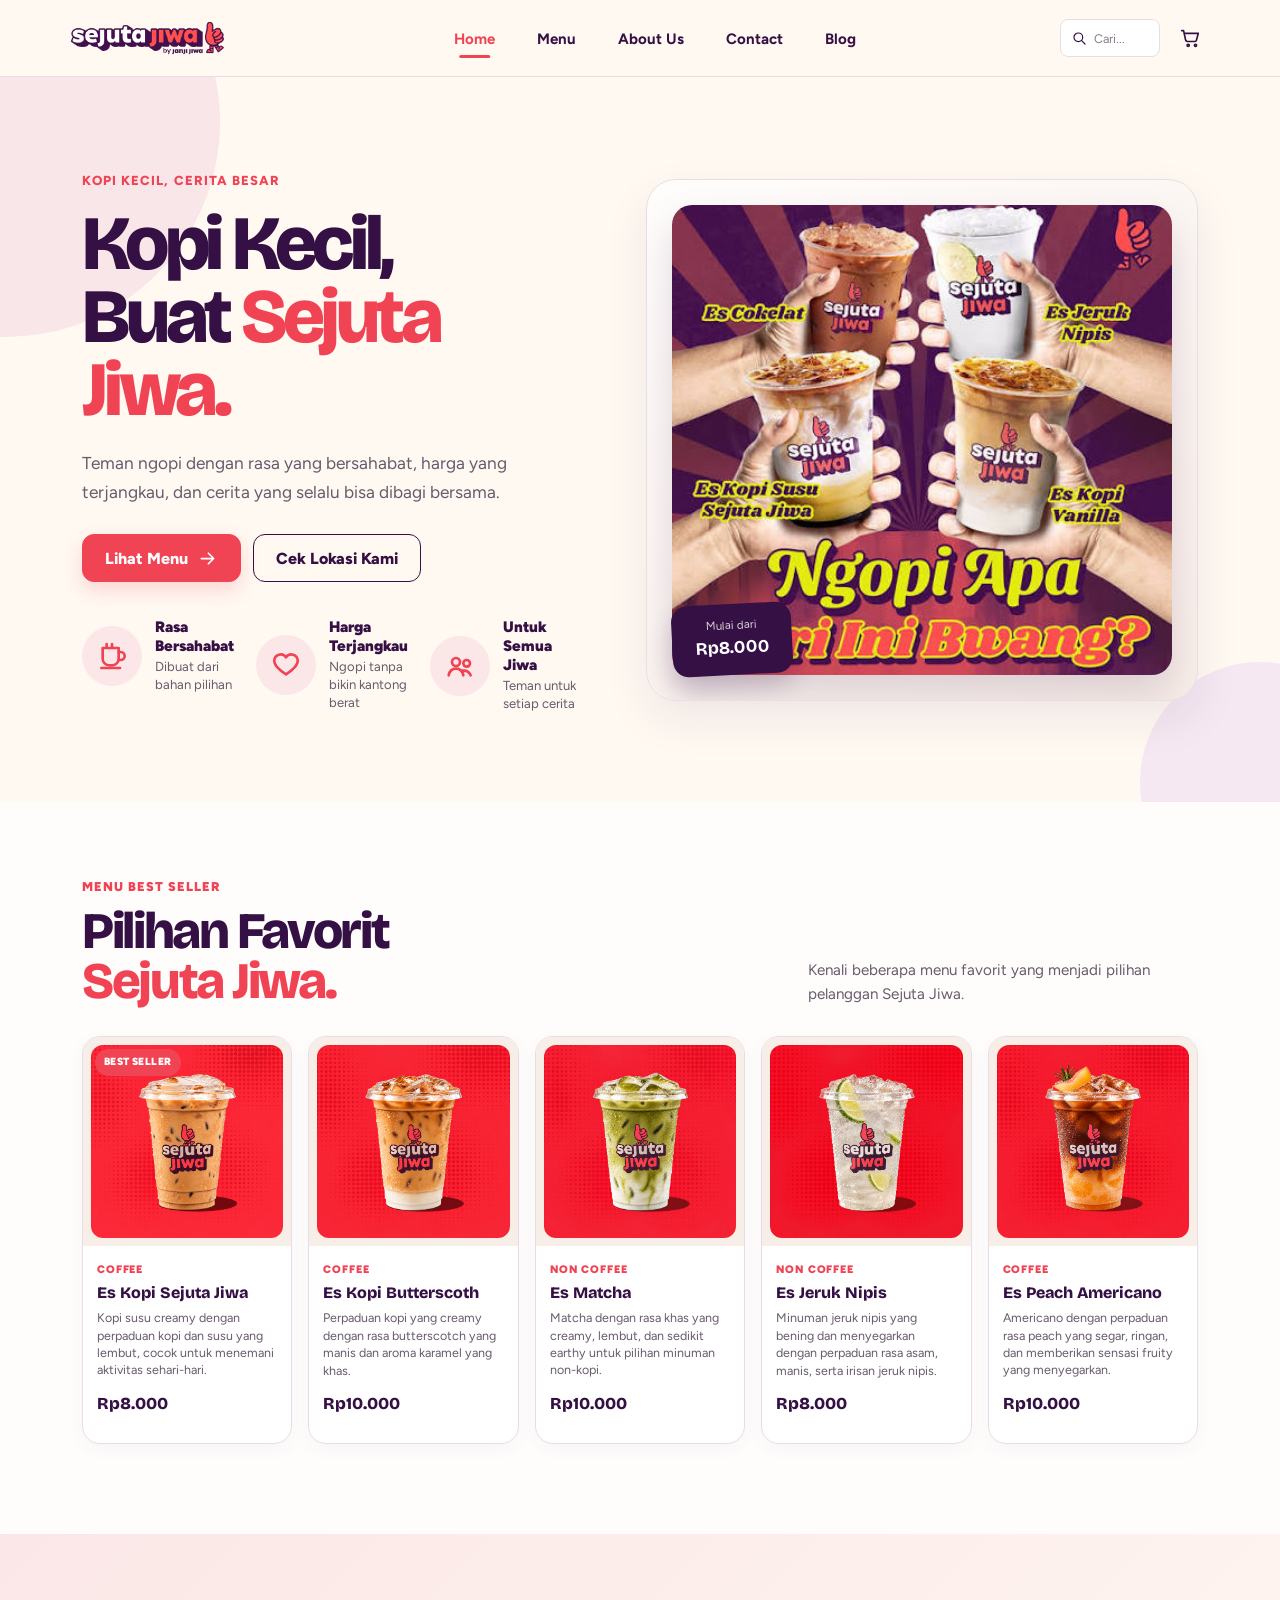
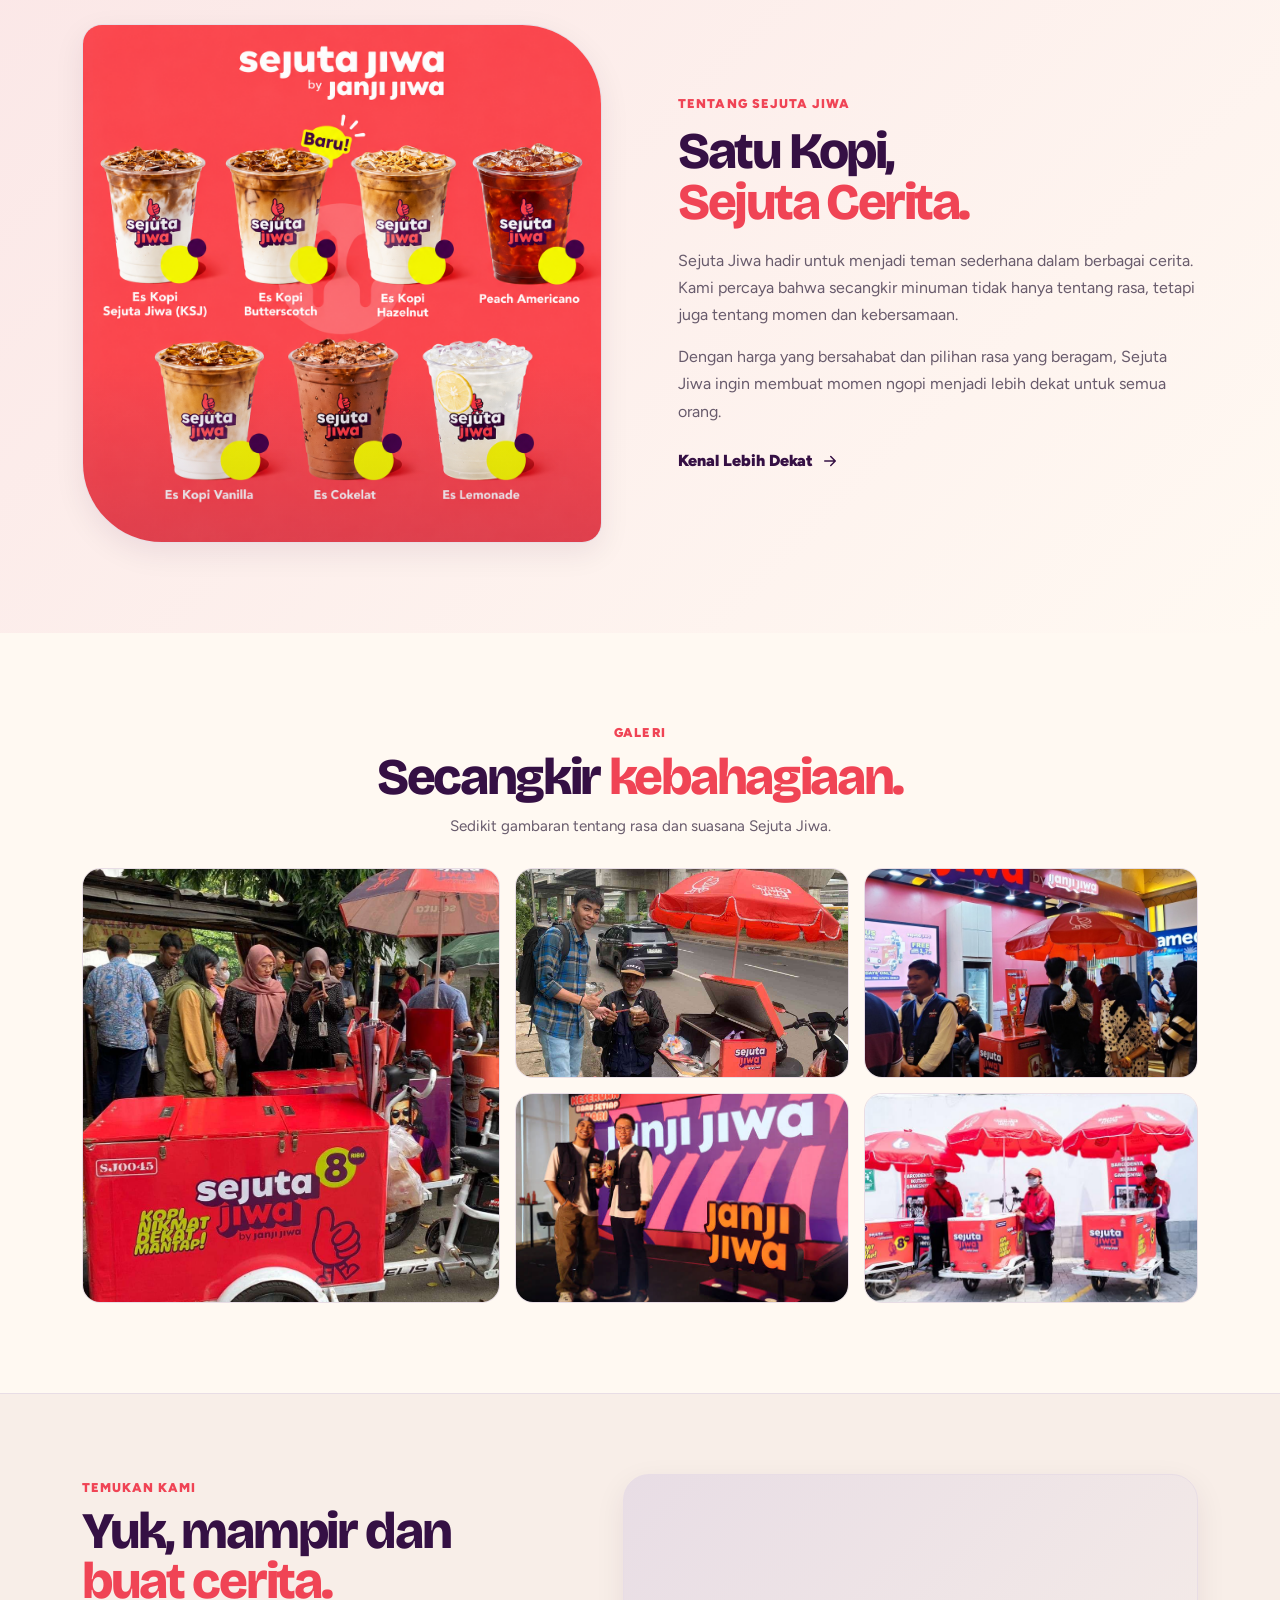
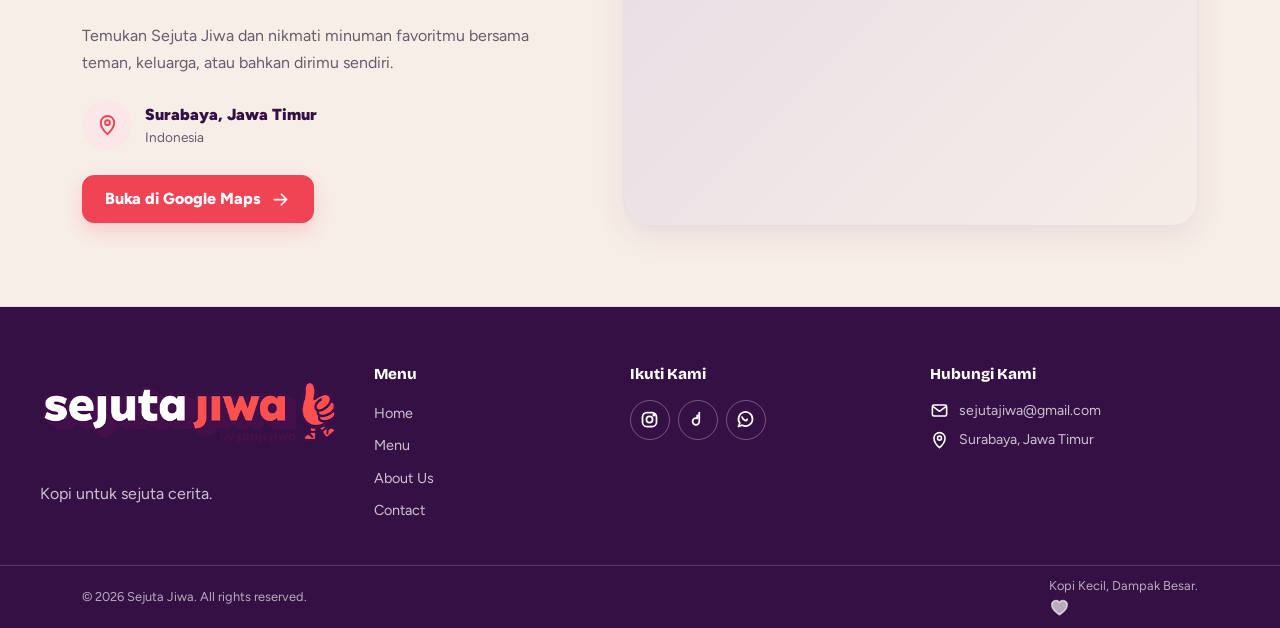
<file: index.html>
<!DOCTYPE html>

<html lang="id">

<head>

    <meta charset="utf-8">

    <meta
        name="viewport"
        content="width=device-width, initial-scale=1"
    >

    <meta
        name="description"
        content="Sejuta Jiwa adalah brand kopi keliling dengan rasa yang enak, harga bersahabat, dan selalu dekat dengan kamu."
    >

    <title>
        Sejuta Jiwa | Kopi Kecil, Buat Sejuta Cerita    </title>


    <!-- GOOGLE FONT -->

    <link rel="preconnect" href="https://fonts.googleapis.com">

    <link
        rel="preconnect"
        href="https://fonts.gstatic.com"
        crossorigin
    >

    <link
        href="https://fonts.googleapis.com/css2?family=Bricolage+Grotesque:opsz,wght@12..96,600;12..96,700;12..96,800&family=Figtree:wght@400;500;600;700;800&display=swap"
        rel="stylesheet"
    >


    <!-- CSS -->

    <link
        rel="stylesheet"
        href="assets/css/style.css"
    >

</head>


<body>


<svg xmlns="http://www.w3.org/2000/svg" style="position:absolute;width:0;height:0;overflow:hidden" aria-hidden="true">
    <defs>
        <symbol id="i-arrow" viewBox="0 0 24 24"><path d="M5 12h13M13 6l6 6-6 6" fill="none" stroke="currentColor" stroke-width="2" stroke-linecap="round" stroke-linejoin="round"/></symbol>
        <symbol id="i-pin" viewBox="0 0 24 24"><path d="M12 21s7-6.2 7-12a7 7 0 1 0-14 0c0 5.8 7 12 7 12Z" fill="none" stroke="currentColor" stroke-width="2"/><circle cx="12" cy="9" r="2.5" fill="none" stroke="currentColor" stroke-width="2"/></symbol>
        <symbol id="i-smile" viewBox="0 0 24 24"><circle cx="12" cy="12" r="9" fill="none" stroke="currentColor" stroke-width="2"/><circle cx="9" cy="10" r="1" fill="currentColor"/><circle cx="15" cy="10" r="1" fill="currentColor"/><path d="M8 14c1.2 1.8 2.8 2.5 4 2.5s2.8-.7 4-2.5" fill="none" stroke="currentColor" stroke-width="2" stroke-linecap="round"/></symbol>
        <symbol id="i-heart" viewBox="0 0 24 24"><path d="M20.8 8.8c0 5-8.8 10.2-8.8 10.2S3.2 13.8 3.2 8.8A4.8 4.8 0 0 1 12 6.2a4.8 4.8 0 0 1 8.8 2.6Z" fill="none" stroke="currentColor" stroke-width="2" stroke-linejoin="round"/></symbol>
        <symbol id="i-heart-fill" viewBox="0 0 24 24"><path d="M12 20.3S3.2 15.1 3.2 8.8A4.8 4.8 0 0 1 12 6.2a4.8 4.8 0 0 1 8.8 2.6c0 6.3-8.8 11.5-8.8 11.5Z" fill="currentColor"/></symbol>
        <symbol id="i-users" viewBox="0 0 24 24"><circle cx="9" cy="9" r="3" fill="none" stroke="currentColor" stroke-width="2"/><circle cx="17" cy="10" r="2.5" fill="none" stroke="currentColor" stroke-width="2"/><path d="M3.5 19c.6-3.1 2.3-5 5.5-5s4.9 1.9 5.5 5M14 15.5c2.9-.3 5 .9 6 3.5" fill="none" stroke="currentColor" stroke-width="2" stroke-linecap="round"/></symbol>
        <symbol id="i-cup" viewBox="0 0 24 24"><path d="M5 6h12v8a5 5 0 0 1-5 5H10a5 5 0 0 1-5-5V6Z" fill="none" stroke="currentColor" stroke-width="2"/><path d="M17 9h1.5a3 3 0 0 1 0 6H17M8 3v2M12 3v2" fill="none" stroke="currentColor" stroke-width="2" stroke-linecap="round"/><path d="M4 21h14" fill="none" stroke="currentColor" stroke-width="2" stroke-linecap="round"/></symbol>
        <symbol id="i-menu" viewBox="0 0 24 24"><path d="M4 7h16M4 12h16M4 17h16" fill="none" stroke="currentColor" stroke-width="2" stroke-linecap="round"/></symbol>
        <symbol id="i-search" viewBox="0 0 24 24"><circle cx="10.5" cy="10.5" r="6" fill="none" stroke="currentColor" stroke-width="2"/><path d="m15 15 5 5" fill="none" stroke="currentColor" stroke-width="2" stroke-linecap="round"/></symbol>
        <symbol id="i-instagram" viewBox="0 0 24 24"><rect x="4" y="4" width="16" height="16" rx="5" fill="none" stroke="currentColor" stroke-width="2"/><circle cx="12" cy="12" r="3.5" fill="none" stroke="currentColor" stroke-width="2"/><circle cx="17.2" cy="6.8" r="1" fill="currentColor"/></symbol>
        <symbol id="i-tiktok" viewBox="0 0 24 24"><path d="M14 4v10.2a3.8 3.8 0 1 1-3.8-3.8c.5 0 1 .1 1.5.3V7.2c.8.2 1.5.5 2.3.8Z" fill="none" stroke="currentColor" stroke-width="2" stroke-linejoin="round"/></symbol>
        <symbol id="i-whatsapp" viewBox="0 0 24 24"><path d="M20 11.5a8 8 0 0 1-11.8 7L4 20l1.5-4A8 8 0 1 1 20 11.5Z" fill="none" stroke="currentColor" stroke-width="2"/><path d="M8 9.2c.5 2 2 3.5 4 4 .7.2 1.3-.1 1.6-.8l.3-.7" fill="none" stroke="currentColor" stroke-width="2" stroke-linecap="round"/></symbol>
        <symbol id="i-x" viewBox="0 0 24 24"><path d="M5 5l14 14M19 5 5 19" fill="none" stroke="currentColor" stroke-width="2" stroke-linecap="round"/></symbol>
        <symbol id="i-youtube" viewBox="0 0 24 24"><path d="M21 8.2a2.5 2.5 0 0 0-1.8-1.8C17.6 6 12 6 12 6s-5.6 0-7.2.4A2.5 2.5 0 0 0 3 8.2 26 26 0 0 0 2.7 12 26 26 0 0 0 3 15.8a2.5 2.5 0 0 0 1.8 1.8C6.4 18 12 18 12 18s5.6 0 7.2-.4a2.5 2.5 0 0 0 1.8-1.8 26 26 0 0 0 .3-3.8 26 26 0 0 0-.3-3.8Z" fill="none" stroke="currentColor" stroke-width="2"/><path d="m10 9 5 3-5 3V9Z" fill="currentColor"/></symbol>
        <symbol id="i-spotify" viewBox="0 0 24 24"><circle cx="12" cy="12" r="9" fill="none" stroke="currentColor" stroke-width="2"/><path d="M7 10c3.5-1 6.8-.7 10 .8M7.5 13c2.8-.7 5.4-.5 8 .6M8.5 16c2.1-.4 4-.2 5.9.5" fill="none" stroke="currentColor" stroke-width="2" stroke-linecap="round"/></symbol>
        <symbol id="i-mail" viewBox="0 0 24 24"><rect x="3" y="5" width="18" height="14" rx="2" fill="none" stroke="currentColor" stroke-width="2"/><path d="m4 7 8 6 8-6" fill="none" stroke="currentColor" stroke-width="2"/></symbol>
    </defs>
</svg>


<!-- =========================================================
     HEADER
========================================================= -->

<header class="site-header">

    <div class="wrap bar">


        <!-- =================================================
             LOGO
        ================================================== -->

        <a
            class="brand"
            href="index.html"
            aria-label="Sejuta Jiwa"
        >

            <img
                src="assets/img/logo-sejuta-jiwa.png"
                alt="Sejuta Jiwa"
                class="logo-img"
            >

        </a>



        <!-- =================================================
             NAVIGASI
        ================================================== -->

        <nav
            class="nav"
            id="nav"
            aria-label="Navigasi utama"
        >

            <ul>

                
                    <li>

                        <a
                            href="index.html"
                            aria-current="page"                        >

                            Home
                        </a>

                    </li>

                
                    <li>

                        <a
                            href="menu.html"
                                                    >

                            Menu
                        </a>

                    </li>

                
                    <li>

                        <a
                            href="about.html"
                                                    >

                            About Us
                        </a>

                    </li>

                
                    <li>

                        <a
                            href="contact.html"
                                                    >

                            Contact
                        </a>

                    </li>

                
                    <li>

                        <a
                            href="blog.html"
                                                    >

                            Blog
                        </a>

                    </li>

                
            </ul>

        </nav>



        <!-- =================================================
             ACTION HEADER
        ================================================== -->

        <div class="actions">


            <!-- SEARCH -->

            <form
                class="header-search"
                action="menu.html"
                method="get"
                role="search"
            >

                <svg
                    class="search-icon"
                    viewBox="0 0 24 24"
                    aria-hidden="true"
                >

                    <circle
                        cx="11"
                        cy="11"
                        r="6.5"
                    />

                    <path
                        d="M16 16L21 21"
                    />

                </svg>


                <input
                    type="search"
                    name="search"
                    placeholder="Cari..."
                    aria-label="Cari produk"
                >

            </form>



            <!-- CART -->

            <a
                class="cart-button"
                href="keranjang.html"
                aria-label="Buka keranjang belanja"
            >

                <svg
                    class="cart-icon"
                    viewBox="0 0 24 24"
                    aria-hidden="true"
                >

                    <path
                        d="M3 4h2l2.2 10.2a2 2 0 0 0 2 1.6h7.9a2 2 0 0 0 1.9-1.4L21 7H6"
                    />

                    <circle
                        cx="10"
                        cy="20"
                        r="1.2"
                    />

                    <circle
                        cx="18"
                        cy="20"
                        r="1.2"
                    />

                </svg>


                <!-- JUMLAH PESANAN -->

                <span
                    class="badge"
                    id="orderCount"
                    hidden
                    aria-label="Jumlah pesanan"
                >
                    0
                </span>

            </a>



            <!-- HAMBURGER MOBILE -->

            <button
                class="burger"
                id="burger"
                type="button"
                aria-label="Buka menu"
                aria-expanded="false"
                aria-controls="nav"
            >

                <svg
                    class="icon"
                    aria-hidden="true"
                >

                    <use href="#i-menu"></use>

                </svg>

            </button>


        </div>

    </div>

</header>

<!-- =========================================================
     HERO
========================================================= -->
<section class="hero">
    <div class="wrap hero-grid">

        <div class="hero-content">

            <span class="hero-label">
                KOPI KECIL, CERITA BESAR
            </span>

            <h1>
                Kopi Kecil,<br>
                Buat <span>Sejuta Jiwa.</span>
            </h1>

            <p>
                Teman ngopi dengan rasa yang bersahabat,
                harga yang terjangkau, dan cerita yang selalu
                bisa dibagi bersama.
            </p>

            <div class="hero-buttons">

                <!-- LANGSUNG KE HALAMAN MENU -->
                <a href="menu.html" class="btn btn-primary">
                    Lihat Menu

                    <svg class="icon">
                        <use href="#i-arrow"></use>
                    </svg>
                </a>

                <a href="#lokasi" class="btn btn-outline">
                    Cek Lokasi Kami
                </a>

            </div>


            <!-- KEUNGGULAN SINGKAT -->
            <div class="hero-features">

                <div class="hero-feature">

                    <div class="feature-icon">
                        <svg class="icon">
                            <use href="#i-cup"></use>
                        </svg>
                    </div>

                    <div>
                        <strong>Rasa Bersahabat</strong>
                        <span>Dibuat dari bahan pilihan</span>
                    </div>

                </div>


                <div class="hero-feature">

                    <div class="feature-icon">
                        <svg class="icon">
                            <use href="#i-heart"></use>
                        </svg>
                    </div>

                    <div>
                        <strong>Harga Terjangkau</strong>
                        <span>Ngopi tanpa bikin kantong berat</span>
                    </div>

                </div>


                <div class="hero-feature">

                    <div class="feature-icon">
                        <svg class="icon">
                            <use href="#i-users"></use>
                        </svg>
                    </div>

                    <div>
                        <strong>Untuk Semua Jiwa</strong>
                        <span>Teman untuk setiap cerita</span>
                    </div>

                </div>

            </div>

        </div>


        <!-- HERO IMAGE -->
        <div class="hero-image">

            <div class="hero-image-bg"></div>

            <img
                src="assets/img/hero.jpg"
                alt="Minuman Sejuta Jiwa"
            >

            <div class="hero-badge">

                <span>Mulai dari</span>

                <strong>Rp8.000</strong>

            </div>

        </div>

    </div>
</section>



<!-- =========================================================
     MENU BEST SELLER
     HANYA MENAMPILKAN PRODUK
     TIDAK ADA TOMBOL BELI / TAMBAH
========================================================= -->
<section class="section menu-section" id="menu">

    <div class="wrap">

        <div class="section-heading">

            <div>

                <span class="eyebrow">
                    MENU BEST SELLER
                </span>

                <h2>
                    Pilihan Favorit<br>
                    <span>Sejuta Jiwa.</span>
                </h2>

            </div>

            <p>
                Kenali beberapa menu favorit yang menjadi
                pilihan pelanggan Sejuta Jiwa.
            </p>

        </div>


        <div class="product-grid">


            <!-- =================================================
                 BEST SELLER 1
            ================================================== -->
            <article class="product-card">

                <div class="product-image">

                    <img
                        src="assets/img/es ksj.png"
                        alt="Es Kopi Susu Sejuta"
                    >

                    <span class="product-tag">
                        BEST SELLER
                    </span>

                </div>


                <div class="product-info">

                    <span class="product-category">
                        COFFEE
                    </span>

                    <h3>
                        Es Kopi Sejuta Jiwa
                    </h3>

                    <p>
                        Kopi susu creamy dengan perpaduan kopi dan susu yang lembut,
                        cocok untuk menemani aktivitas sehari-hari.
                    </p>


                    <div class="product-bottom">

                        <strong>
                            Rp8.000
                        </strong>

                    </div>

                </div>

            </article>



            <!-- =================================================
                 BEST SELLER 2
            ================================================== -->
            <article class="product-card">

                <div class="product-image">

                    <img
                        src="assets/img/es kopi butterscoth.png"
                        alt="Es Kopi Butterscoth"
                    >

                </div>


                <div class="product-info">

                    <span class="product-category">
                        COFFEE
                    </span>

                    <h3>
                        Es Kopi Butterscoth
                    </h3>

                    <p>
                        Perpaduan kopi yang creamy dengan rasa butterscotch 
                        yang manis dan aroma karamel yang khas.
                    </p>


                    <div class="product-bottom">

                        <strong>
                            Rp10.000
                        </strong>

                    </div>

                </div>

            </article>



            <!-- =================================================
                 BEST SELLER 3
            ================================================== -->
            <article class="product-card">

                <div class="product-image">

                    <img
                        src="assets/img/matcha.png"
                        alt="Kopi Coklat"
                    >

                </div>


                <div class="product-info">

                    <span class="product-category">
                        NON COFFEE
                    </span>

                    <h3>
                        Es Matcha
                    </h3>

                    <p>
                        Matcha dengan rasa khas yang creamy, lembut, 
                        dan sedikit earthy untuk pilihan minuman non-kopi.
                    </p>


                    <div class="product-bottom">

                        <strong>
                            Rp10.000
                        </strong>

                    </div>

                </div>

            </article>



            <!-- =================================================
                 BEST SELLER 4
            ================================================== -->
            <article class="product-card">

                <div class="product-image">

                    <img
                        src="assets/img/es jeruk nipis.png"
                        alt="Matcha Latte"
                    >

                </div>


                <div class="product-info">

                    <span class="product-category">
                        NON COFFEE
                    </span>

                    <h3>
                        Es Jeruk Nipis
                    </h3>

                    <p>
                        Minuman jeruk nipis yang bening dan menyegarkan dengan 
                        perpaduan rasa asam, manis, serta irisan jeruk nipis.
                    </p>


                    <div class="product-bottom">

                        <strong>
                            Rp8.000
                        </strong>

                    </div>

                </div>

            </article>



            <!-- =================================================
                 BEST SELLER 5
            ================================================== -->
            <article class="product-card">

                <div class="product-image">

                    <img
                        src="assets/img/peach americano.png"
                        alt="Es Teh Manis"
                    >

                </div>


                <div class="product-info">

                    <span class="product-category">
                        COFFEE
                    </span>

                    <h3>
                        Es Peach Americano
                    </h3>

                    <p>
                        Americano dengan perpaduan rasa peach yang segar, 
                        ringan, dan memberikan sensasi fruity yang menyegarkan.
                    </p>


                    <div class="product-bottom">

                        <strong>
                            Rp10.000
                        </strong>

                    </div>

                </div>

            </article>


        </div>

    </div>

</section>



<!-- =========================================================
     STORY / TENTANG SEJUTA JIWA
========================================================= -->
<section class="section story-section">

    <div class="wrap story-grid">


        <!-- IMAGE -->
        <div class="story-image">

            <img
                src="assets/img/promo.png"
                alt="Sejuta Jiwa"
            >

        </div>



        <!-- CONTENT -->
        <div class="story-content">

            <span class="eyebrow">
                TENTANG SEJUTA JIWA
            </span>

            <h2>
                Satu Kopi,<br>
                <span>Sejuta Cerita.</span>
            </h2>


            <p>
                Sejuta Jiwa hadir untuk menjadi teman sederhana
                dalam berbagai cerita. Kami percaya bahwa secangkir
                minuman tidak hanya tentang rasa, tetapi juga tentang
                momen dan kebersamaan.
            </p>


            <p>
                Dengan harga yang bersahabat dan pilihan rasa yang
                beragam, Sejuta Jiwa ingin membuat momen ngopi
                menjadi lebih dekat untuk semua orang.
            </p>


            <!-- TETAP MENUJU ABOUT US -->
            <a href="about.html" class="text-link">

                Kenal Lebih Dekat

                <svg class="icon">
                    <use href="#i-arrow"></use>
                </svg>

            </a>

        </div>

    </div>

</section>



<!-- =========================================================
     GALERI
========================================================= -->
<section class="section gallery-section">

    <div class="wrap">


        <div class="section-heading centered">

            <span class="eyebrow">
                GALERI
            </span>

            <h2>
                Secangkir <span>kebahagiaan.</span>
            </h2>

            <p>
                Sedikit gambaran tentang rasa dan suasana
                Sejuta Jiwa.
            </p>

        </div>



        <div class="gallery-grid">


            <!-- GALERI 1 -->
            <div class="gallery-item gallery-large">

                <img
                    src="assets/img/galeri-1.jpeg"
                    alt="Es Kopi Susu Sejuta Jiwa"
                >

            </div>


            <!-- GALERI 2 -->
            <div class="gallery-item">

                <img
                    src="assets/img/galeri-2.jpg"
                    alt="Kopi Aren"
                >

            </div>


            <!-- GALERI 3 -->
            <div class="gallery-item">

                <img
                    src="assets/img/galeri-3.jpg"
                    alt="Kopi Coklat"
                >

            </div>


            <!-- GALERI 4 -->
            <div class="gallery-item">

                <img
                    src="assets/img/galeri4.jpg"
                    alt="Matcha Latte"
                >

            </div>


            <!-- GALERI 5 -->
            <div class="gallery-item">

                <img
                    src="assets/img/galeri5.jpg"
                    alt="Es Teh Manis"
                >

            </div>


        </div>

    </div>

</section>



<!-- =========================================================
     LOKASI
========================================================= -->
<section
    class="section location-section"
    id="lokasi"
>

    <div class="wrap location-box">


        <!-- LOCATION CONTENT -->
        <div class="location-content">

            <span class="eyebrow">
                TEMUKAN KAMI
            </span>


            <h2>
                Yuk, mampir dan<br>
                <span>buat cerita.</span>
            </h2>


            <p>
                Temukan Sejuta Jiwa dan nikmati minuman favoritmu
                bersama teman, keluarga, atau bahkan dirimu sendiri.
            </p>


            <div class="location-detail">

                <div class="location-icon">

                    <svg class="icon">
                        <use href="#i-pin"></use>
                    </svg>

                </div>


                <div>

                    <strong>
                        Surabaya, Jawa Timur
                    </strong>

                    <span>
                        Indonesia
                    </span>

                </div>

            </div>


            <a
                href="https://www.google.com/maps/place/Kopi+sejuta+jiwa/@-7.2637482,112.7406699,17z/data=!3m1!4b1!4m6!3m5!1s0x2dd7f90077a1d5dd:0x5f684ce76be62c0d!8m2!3d-7.2637482!4d112.7432448!16s%2Fg%2F11xnl8sr91?entry=ttu&g_ep=EgoyMDI2MDkzMC4wIKXMDSoASAFQAw%3D%3D"
                target="_blank"
                rel="noopener noreferrer"
                class="btn btn-primary"
            >

                Buka di Google Maps

                <svg class="icon">
                    <use href="#i-arrow"></use>
                </svg>

            </a>

        </div>



        <!-- LOCATION MAP -->
        <div class="location-map">

            <iframe
                src="https://www.google.com/maps?q=Kopi%20Sejuta%20Jiwa%2C%20Surabaya&output=embed"
                width="100%"
                height="100%"
                style="border:0;"
                allowfullscreen=""
                loading="lazy"
                referrerpolicy="no-referrer-when-downgrade"
                title="Lokasi Kopi Sejuta Jiwa di Google Maps">
            </iframe>

        </div>


    </div>

</section>


<style>
/* Google Maps pada bagian lokasi */
.location-map {
    min-height: 350px;
    overflow: hidden;
    position: relative;
    padding: 0;
    cursor: pointer;
}

.location-map::before {
    display: none;
}

.location-map iframe {
    display: block;
    width: 100%;
    height: 100%;
    min-height: 350px;
    border: 0;
}

@media (max-width: 900px) {
    .location-map,
    .location-map iframe {
        min-height: 300px;
    }
}

@media (max-width: 650px) {
    .location-map,
    .location-map iframe {
        min-height: 270px;
    }
}
</style>


<footer class="site-footer">
    <div class="wrap foot">

        <!-- BRAND -->
        <div class="footer-brand">
            <a class="brand" href="index.html" aria-label="Sejuta Jiwa">
                <img 
                    src="assets/img/logo-sejuta-jiwa.png" 
                    alt="Sejuta Jiwa" 
                    class="footer-logo"
                >
            </a>

            <p class="tag">
                Kopi untuk sejuta cerita.
            </p>
        </div>


        <!-- MENU -->
        <div>
            <h4>Menu</h4>

            <ul>
                <li>
                    <a href="index.html">Home</a>
                </li>

                <li>
                    <a href="menu.html">Menu</a>
                </li>

                <li>
                    <a href="about.html">About Us</a>
                </li>

                <li>
                    <a href="contact.html">Contact</a>
                </li>
            </ul>
        </div>


        <!-- SOCIAL MEDIA -->
        <div>
            <h4>Ikuti Kami</h4>

            <div class="socials">

                <!-- Instagram -->
                <a 
                    href="https://www.instagram.com/anakpapa_g/"    
                    aria-label="Instagram"
                    target="_blank"
                    rel="noopener noreferrer"
                >
                    <svg class="icon" aria-hidden="true">
                        <use href="#i-instagram"></use>
                    </svg>
                </a>


                <!-- TikTok -->
                <a 
                    href="https://www.tiktok.com/kopisejutajiwa"
                    aria-label="TikTok"
                    target="_blank"
                    rel="noopener noreferrer"
                >
                    <svg class="icon" aria-hidden="true">
                        <use href="#i-tiktok"></use>
                    </svg>
                </a>


                <!-- WhatsApp -->
                <a 
                    href="https://wa.me/6289666377907"
                    aria-label="WhatsApp"
                    target="_blank"
                    rel="noopener noreferrer"
                >
                    <svg class="icon" aria-hidden="true">
                        <use href="#i-whatsapp"></use>
                    </svg>
                </a>

            </div>
        </div>


        <!-- CONTACT -->
        <div>
            <h4>Hubungi Kami</h4>

            <ul class="contact-list">

                <li>
                    <svg class="icon" aria-hidden="true">
                        <use href="#i-mail"></use>
                    </svg>

                    <span>
                        sejutajiwa@gmail.com
                    </span>
                </li>


                <li>
                    <svg class="icon" aria-hidden="true">
                        <use href="#i-pin"></use>
                    </svg>

                    <span>
                        Surabaya, Jawa Timur
                    </span>
                </li>

            </ul>
        </div>

    </div>


    <!-- COPYRIGHT -->
    <div class="copy">
        <div class="wrap">

            <span>
                &copy; 2026 Sejuta Jiwa.
                All rights reserved.
            </span>

            <span>
                Kopi Kecil, Dampak Besar.

                <svg 
                    class="icon" 
                    aria-hidden="true"
                >
                    <use href="#i-heart-fill"></use>
                </svg>
            </span>

        </div>
    </div>

</footer>


<!-- TOAST -->
<div 
    class="toast" 
    id="toast" 
    role="status" 
    aria-live="polite"
></div>


<!-- JAVASCRIPT -->
<script src="assets/js/main.js"></script>

</body>
</html>
</file>
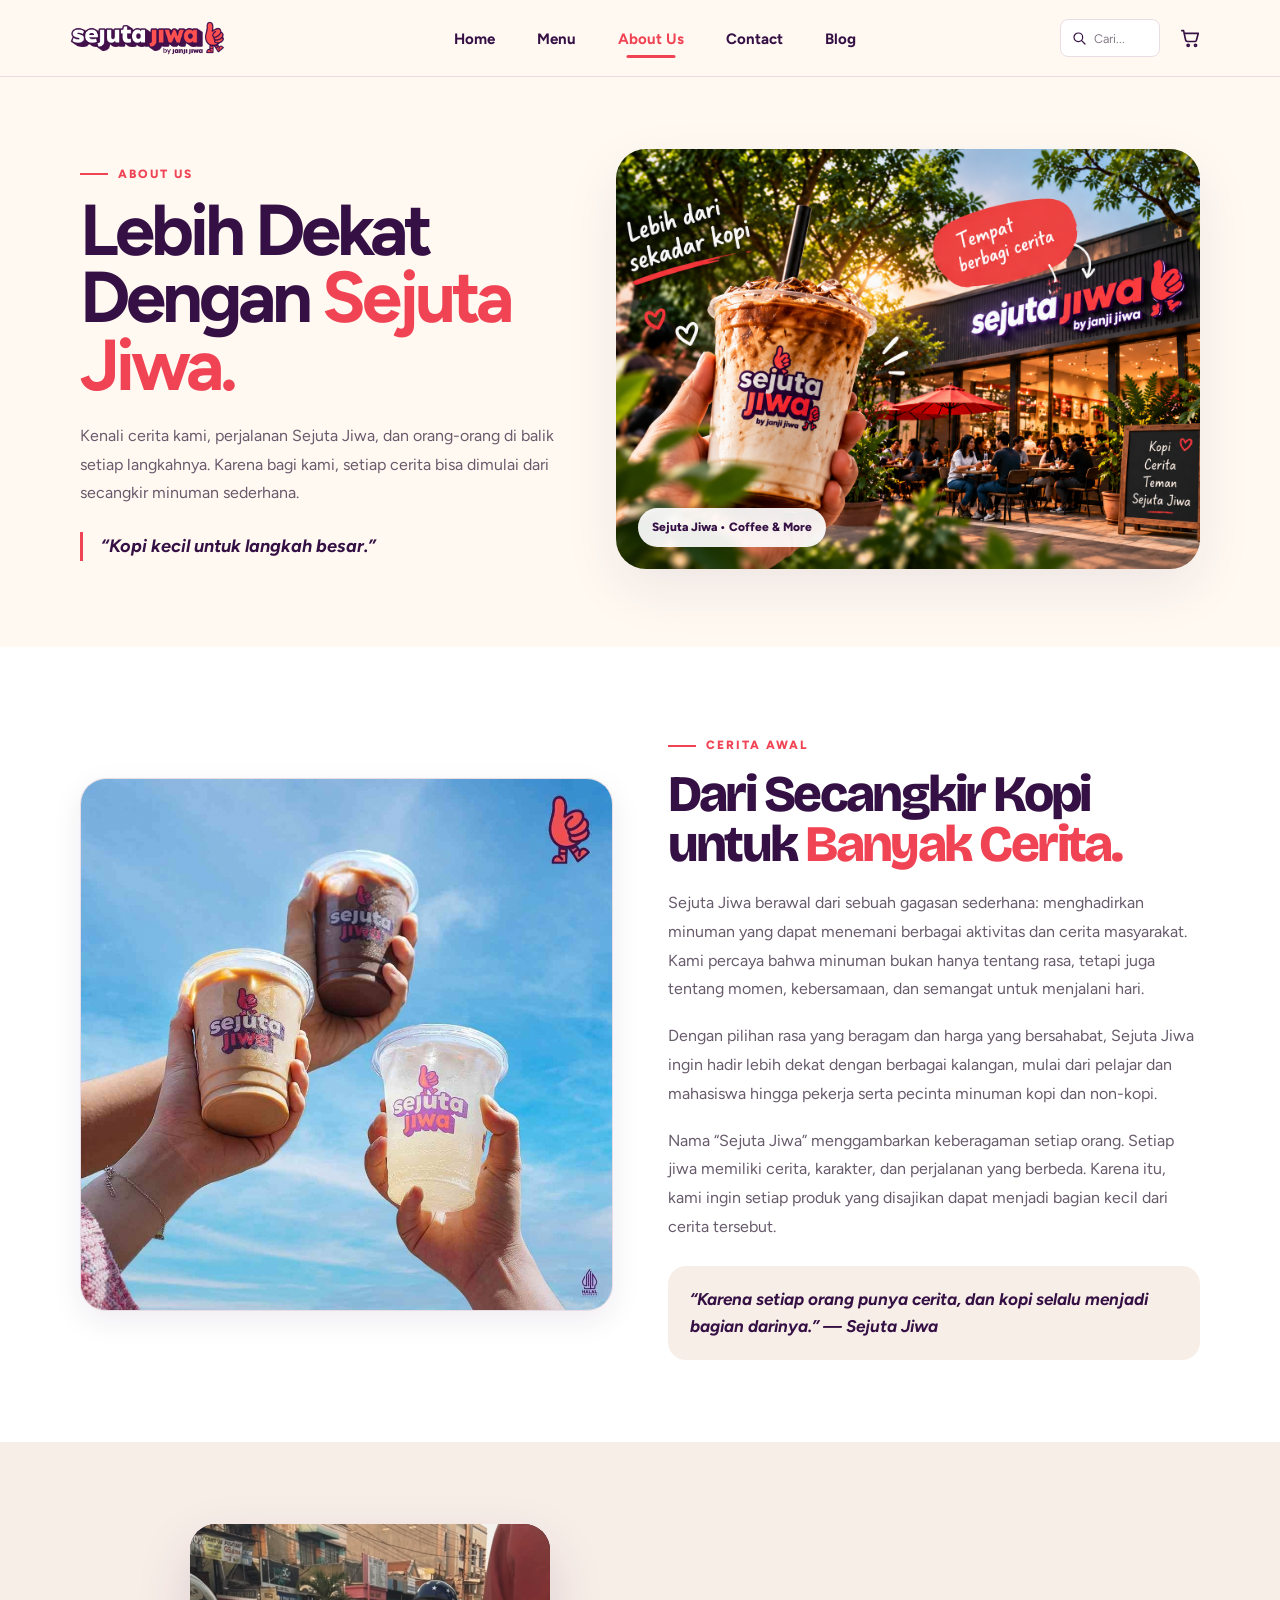
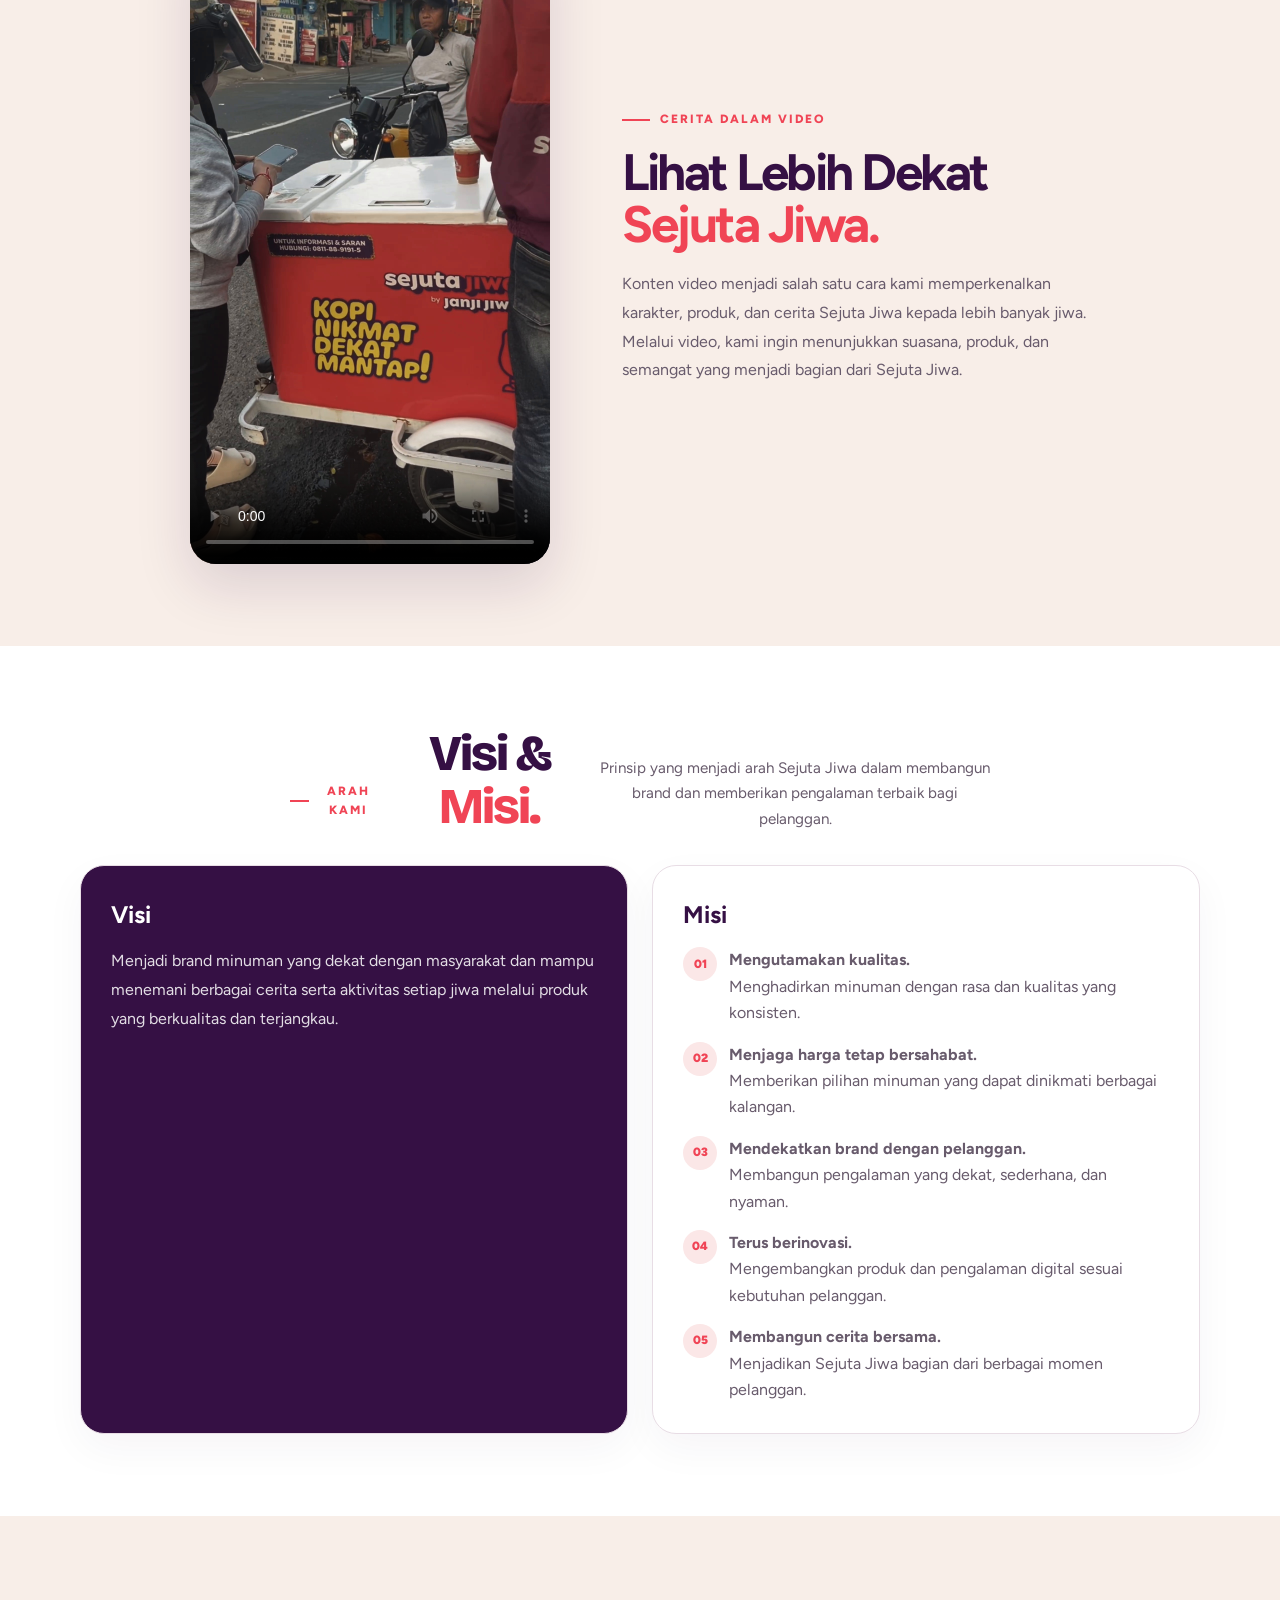
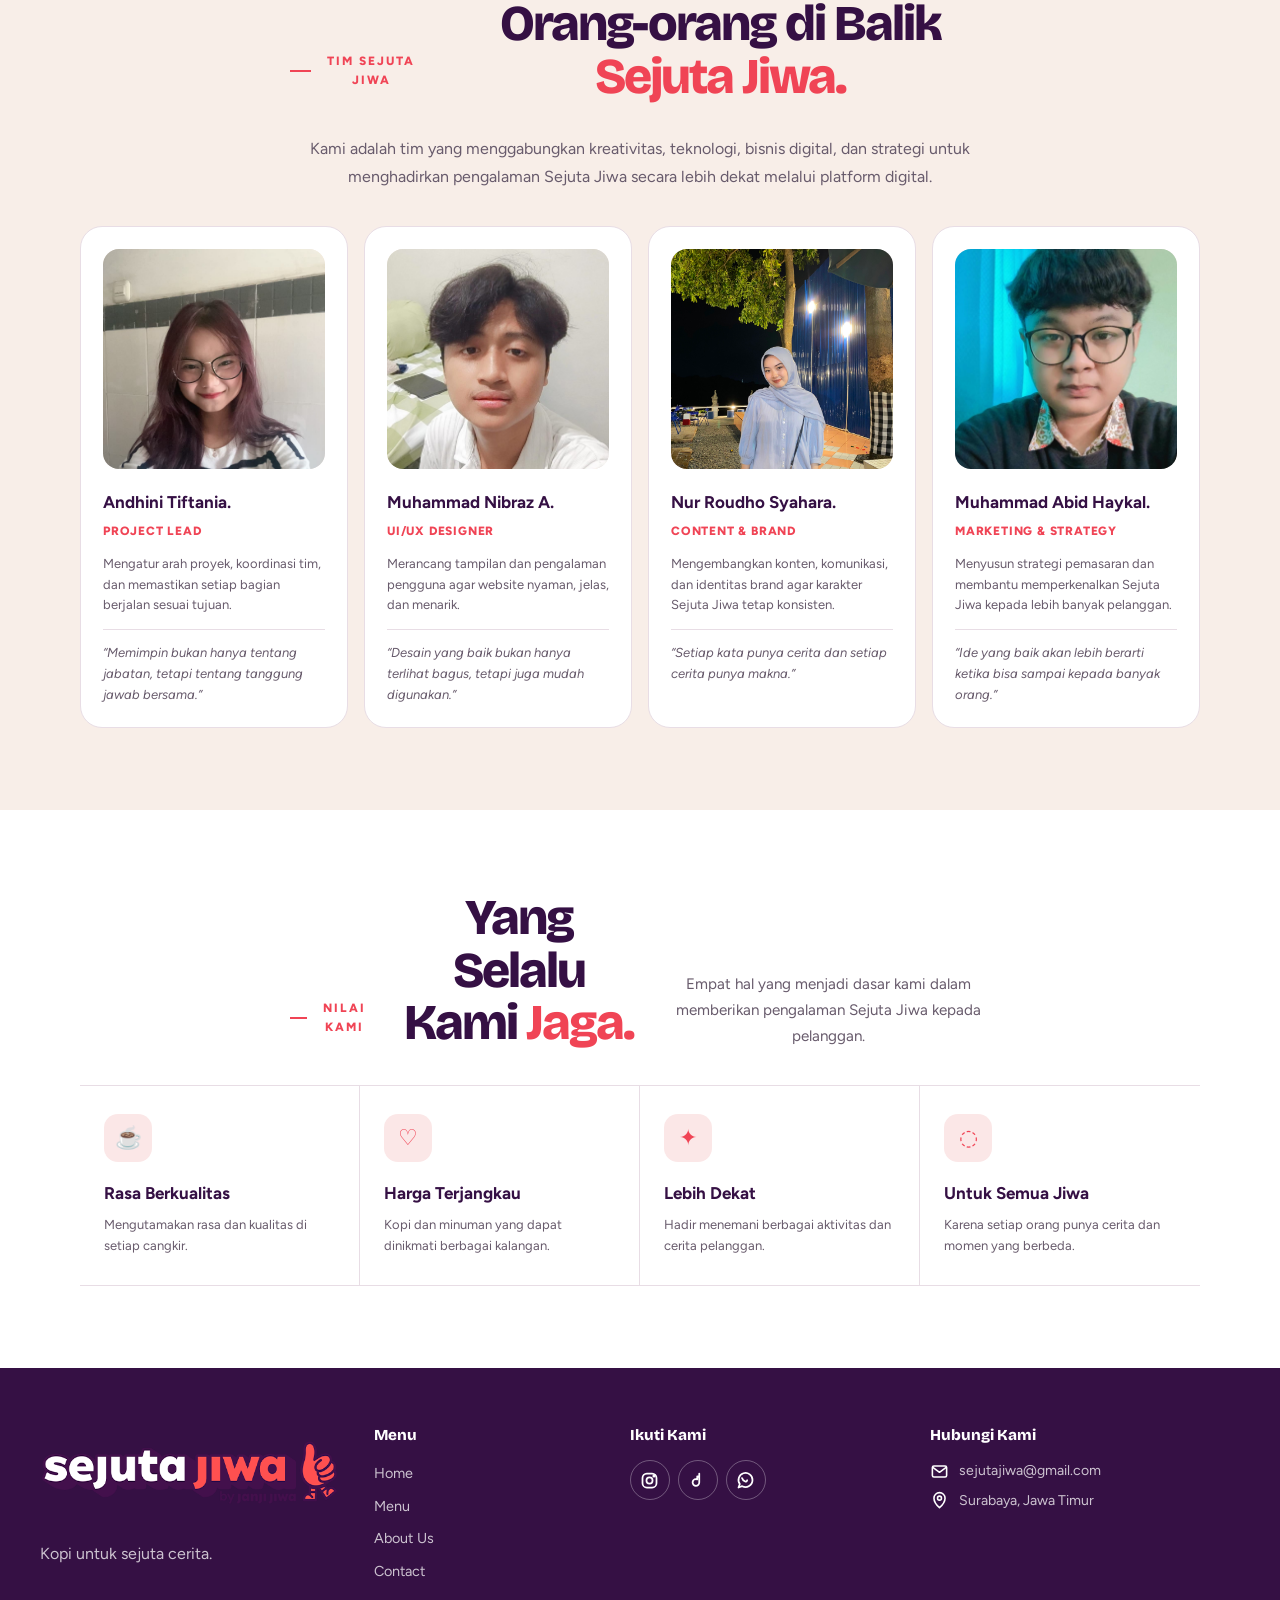
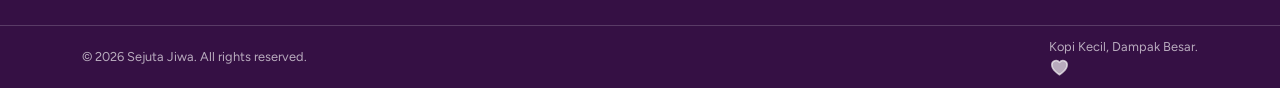
<file: about.html>
<!DOCTYPE html>

<html lang="id">

<head>

    <meta charset="utf-8">

    <meta
        name="viewport"
        content="width=device-width, initial-scale=1"
    >

    <meta
        name="description"
        content="Sejuta Jiwa adalah brand kopi keliling dengan rasa yang enak, harga bersahabat, dan selalu dekat dengan kamu."
    >

    <title>
        About Us | Sejuta Jiwa    </title>


    <!-- GOOGLE FONT -->

    <link rel="preconnect" href="https://fonts.googleapis.com">

    <link
        rel="preconnect"
        href="https://fonts.gstatic.com"
        crossorigin
    >

    <link
        href="https://fonts.googleapis.com/css2?family=Bricolage+Grotesque:opsz,wght@12..96,600;12..96,700;12..96,800&family=Figtree:wght@400;500;600;700;800&display=swap"
        rel="stylesheet"
    >


    <!-- CSS -->

    <link
        rel="stylesheet"
        href="assets/css/style.css"
    >

</head>


<body>


<svg xmlns="http://www.w3.org/2000/svg" style="position:absolute;width:0;height:0;overflow:hidden" aria-hidden="true">
    <defs>
        <symbol id="i-arrow" viewBox="0 0 24 24"><path d="M5 12h13M13 6l6 6-6 6" fill="none" stroke="currentColor" stroke-width="2" stroke-linecap="round" stroke-linejoin="round"/></symbol>
        <symbol id="i-pin" viewBox="0 0 24 24"><path d="M12 21s7-6.2 7-12a7 7 0 1 0-14 0c0 5.8 7 12 7 12Z" fill="none" stroke="currentColor" stroke-width="2"/><circle cx="12" cy="9" r="2.5" fill="none" stroke="currentColor" stroke-width="2"/></symbol>
        <symbol id="i-smile" viewBox="0 0 24 24"><circle cx="12" cy="12" r="9" fill="none" stroke="currentColor" stroke-width="2"/><circle cx="9" cy="10" r="1" fill="currentColor"/><circle cx="15" cy="10" r="1" fill="currentColor"/><path d="M8 14c1.2 1.8 2.8 2.5 4 2.5s2.8-.7 4-2.5" fill="none" stroke="currentColor" stroke-width="2" stroke-linecap="round"/></symbol>
        <symbol id="i-heart" viewBox="0 0 24 24"><path d="M20.8 8.8c0 5-8.8 10.2-8.8 10.2S3.2 13.8 3.2 8.8A4.8 4.8 0 0 1 12 6.2a4.8 4.8 0 0 1 8.8 2.6Z" fill="none" stroke="currentColor" stroke-width="2" stroke-linejoin="round"/></symbol>
        <symbol id="i-heart-fill" viewBox="0 0 24 24"><path d="M12 20.3S3.2 15.1 3.2 8.8A4.8 4.8 0 0 1 12 6.2a4.8 4.8 0 0 1 8.8 2.6c0 6.3-8.8 11.5-8.8 11.5Z" fill="currentColor"/></symbol>
        <symbol id="i-users" viewBox="0 0 24 24"><circle cx="9" cy="9" r="3" fill="none" stroke="currentColor" stroke-width="2"/><circle cx="17" cy="10" r="2.5" fill="none" stroke="currentColor" stroke-width="2"/><path d="M3.5 19c.6-3.1 2.3-5 5.5-5s4.9 1.9 5.5 5M14 15.5c2.9-.3 5 .9 6 3.5" fill="none" stroke="currentColor" stroke-width="2" stroke-linecap="round"/></symbol>
        <symbol id="i-cup" viewBox="0 0 24 24"><path d="M5 6h12v8a5 5 0 0 1-5 5H10a5 5 0 0 1-5-5V6Z" fill="none" stroke="currentColor" stroke-width="2"/><path d="M17 9h1.5a3 3 0 0 1 0 6H17M8 3v2M12 3v2" fill="none" stroke="currentColor" stroke-width="2" stroke-linecap="round"/><path d="M4 21h14" fill="none" stroke="currentColor" stroke-width="2" stroke-linecap="round"/></symbol>
        <symbol id="i-menu" viewBox="0 0 24 24"><path d="M4 7h16M4 12h16M4 17h16" fill="none" stroke="currentColor" stroke-width="2" stroke-linecap="round"/></symbol>
        <symbol id="i-search" viewBox="0 0 24 24"><circle cx="10.5" cy="10.5" r="6" fill="none" stroke="currentColor" stroke-width="2"/><path d="m15 15 5 5" fill="none" stroke="currentColor" stroke-width="2" stroke-linecap="round"/></symbol>
        <symbol id="i-instagram" viewBox="0 0 24 24"><rect x="4" y="4" width="16" height="16" rx="5" fill="none" stroke="currentColor" stroke-width="2"/><circle cx="12" cy="12" r="3.5" fill="none" stroke="currentColor" stroke-width="2"/><circle cx="17.2" cy="6.8" r="1" fill="currentColor"/></symbol>
        <symbol id="i-tiktok" viewBox="0 0 24 24"><path d="M14 4v10.2a3.8 3.8 0 1 1-3.8-3.8c.5 0 1 .1 1.5.3V7.2c.8.2 1.5.5 2.3.8Z" fill="none" stroke="currentColor" stroke-width="2" stroke-linejoin="round"/></symbol>
        <symbol id="i-whatsapp" viewBox="0 0 24 24"><path d="M20 11.5a8 8 0 0 1-11.8 7L4 20l1.5-4A8 8 0 1 1 20 11.5Z" fill="none" stroke="currentColor" stroke-width="2"/><path d="M8 9.2c.5 2 2 3.5 4 4 .7.2 1.3-.1 1.6-.8l.3-.7" fill="none" stroke="currentColor" stroke-width="2" stroke-linecap="round"/></symbol>
        <symbol id="i-x" viewBox="0 0 24 24"><path d="M5 5l14 14M19 5 5 19" fill="none" stroke="currentColor" stroke-width="2" stroke-linecap="round"/></symbol>
        <symbol id="i-youtube" viewBox="0 0 24 24"><path d="M21 8.2a2.5 2.5 0 0 0-1.8-1.8C17.6 6 12 6 12 6s-5.6 0-7.2.4A2.5 2.5 0 0 0 3 8.2 26 26 0 0 0 2.7 12 26 26 0 0 0 3 15.8a2.5 2.5 0 0 0 1.8 1.8C6.4 18 12 18 12 18s5.6 0 7.2-.4a2.5 2.5 0 0 0 1.8-1.8 26 26 0 0 0 .3-3.8 26 26 0 0 0-.3-3.8Z" fill="none" stroke="currentColor" stroke-width="2"/><path d="m10 9 5 3-5 3V9Z" fill="currentColor"/></symbol>
        <symbol id="i-spotify" viewBox="0 0 24 24"><circle cx="12" cy="12" r="9" fill="none" stroke="currentColor" stroke-width="2"/><path d="M7 10c3.5-1 6.8-.7 10 .8M7.5 13c2.8-.7 5.4-.5 8 .6M8.5 16c2.1-.4 4-.2 5.9.5" fill="none" stroke="currentColor" stroke-width="2" stroke-linecap="round"/></symbol>
        <symbol id="i-mail" viewBox="0 0 24 24"><rect x="3" y="5" width="18" height="14" rx="2" fill="none" stroke="currentColor" stroke-width="2"/><path d="m4 7 8 6 8-6" fill="none" stroke="currentColor" stroke-width="2"/></symbol>
    </defs>
</svg>


<!-- =========================================================
     HEADER
========================================================= -->

<header class="site-header">

    <div class="wrap bar">


        <!-- =================================================
             LOGO
        ================================================== -->

        <a
            class="brand"
            href="index.html"
            aria-label="Sejuta Jiwa"
        >

            <img
                src="assets/img/logo-sejuta-jiwa.png"
                alt="Sejuta Jiwa"
                class="logo-img"
            >

        </a>



        <!-- =================================================
             NAVIGASI
        ================================================== -->

        <nav
            class="nav"
            id="nav"
            aria-label="Navigasi utama"
        >

            <ul>

                
                    <li>

                        <a
                            href="index.html"
                                                    >

                            Home
                        </a>

                    </li>

                
                    <li>

                        <a
                            href="menu.html"
                                                    >

                            Menu
                        </a>

                    </li>

                
                    <li>

                        <a
                            href="about.html"
                            aria-current="page"                        >

                            About Us
                        </a>

                    </li>

                
                    <li>

                        <a
                            href="contact.html"
                                                    >

                            Contact
                        </a>

                    </li>

                
                    <li>

                        <a
                            href="blog.html"
                                                    >

                            Blog
                        </a>

                    </li>

                
            </ul>

        </nav>



        <!-- =================================================
             ACTION HEADER
        ================================================== -->

        <div class="actions">


            <!-- SEARCH -->

            <form
                class="header-search"
                action="menu.html"
                method="get"
                role="search"
            >

                <svg
                    class="search-icon"
                    viewBox="0 0 24 24"
                    aria-hidden="true"
                >

                    <circle
                        cx="11"
                        cy="11"
                        r="6.5"
                    />

                    <path
                        d="M16 16L21 21"
                    />

                </svg>


                <input
                    type="search"
                    name="search"
                    placeholder="Cari..."
                    aria-label="Cari produk"
                >

            </form>



            <!-- CART -->

            <a
                class="cart-button"
                href="keranjang.html"
                aria-label="Buka keranjang belanja"
            >

                <svg
                    class="cart-icon"
                    viewBox="0 0 24 24"
                    aria-hidden="true"
                >

                    <path
                        d="M3 4h2l2.2 10.2a2 2 0 0 0 2 1.6h7.9a2 2 0 0 0 1.9-1.4L21 7H6"
                    />

                    <circle
                        cx="10"
                        cy="20"
                        r="1.2"
                    />

                    <circle
                        cx="18"
                        cy="20"
                        r="1.2"
                    />

                </svg>


                <!-- JUMLAH PESANAN -->

                <span
                    class="badge"
                    id="orderCount"
                    hidden
                    aria-label="Jumlah pesanan"
                >
                    0
                </span>

            </a>



            <!-- HAMBURGER MOBILE -->

            <button
                class="burger"
                id="burger"
                type="button"
                aria-label="Buka menu"
                aria-expanded="false"
                aria-controls="nav"
            >

                <svg
                    class="icon"
                    aria-hidden="true"
                >

                    <use href="#i-menu"></use>

                </svg>

            </button>


        </div>

    </div>

</header>
<style>
    .about-page {
        background: var(--bg, #FFF9F2);
        color: var(--text, #351044);
    }

    .about-wrap {
        width: min(1120px, calc(100% - 40px));
        margin: 0 auto;
    }

    .about-section {
        padding: 82px 0;
    }

    .about-eyebrow {
        display: inline-flex;
        align-items: center;
        gap: 10px;
        margin-bottom: 13px;
        color: var(--red, #F04455);
        font-size: 12px;
        font-weight: 800;
        letter-spacing: 2px;
        text-transform: uppercase;
    }

    .about-eyebrow::before {
        content: '';
        width: 28px;
        height: 2px;
        background: var(--red, #F04455);
    }

    .about-hero {
        padding: 72px 0 78px;
    }

    .about-hero-grid {
        display: grid;
        grid-template-columns: .9fr 1.1fr;
        gap: 58px;
        align-items: center;
    }

    .about-hero h1 {
        margin: 0;
        color: var(--purple, #351044);
        font-size: clamp(46px, 6vw, 72px);
        line-height: .94;
        letter-spacing: -4px;
    }

    .about-hero h1 span,
    .about-title span {
        color: var(--red, #F04455);
    }

    .about-hero p {
        max-width: 550px;
        margin: 22px 0 0;
        color: var(--muted, #685B6C);
        font-size: 16px;
        line-height: 1.8;
    }

    .about-quote {
        margin-top: 24px;
        padding-left: 18px;
        border-left: 3px solid var(--red, #F04455);
        color: var(--purple, #351044);
        font-size: 18px;
        font-weight: 700;
        font-style: italic;
    }

    .about-hero-image {
        position: relative;
        min-height: 420px;
        overflow: hidden;
        border-radius: 30px;
        background: var(--cream-soft, #F8EEE8);
        box-shadow: 0 20px 55px rgba(53, 16, 68, .08);
    }

    .about-hero-image img {
        width: 100%;
        height: 100%;
        min-height: 420px;
        display: block;
        object-fit: cover;
    }

    .about-image-label {
        position: absolute;
        left: 22px;
        bottom: 22px;
        padding: 10px 14px;
        border-radius: 999px;
        background: rgba(255,255,255,.92);
        color: var(--purple, #351044);
        font-size: 12px;
        font-weight: 800;
    }

    .story-section {
        background: #fff;
    }

    .story-grid {
        display: grid;
        grid-template-columns: 1fr 1fr;
        gap: 55px;
        align-items: center;
    }

    .story-image {
        min-height: 440px;
        overflow: hidden;
        border-radius: 26px;
        background: var(--cream-soft, #F8EEE8);
    }

    .story-image img {
        width: 100%;
        height: 100%;
        min-height: 440px;
        display: block;
        object-fit: cover;
    }

    .about-title {
        margin: 0;
        color: var(--purple, #351044);
        font-size: clamp(34px, 4vw, 52px);
        line-height: 1.02;
        letter-spacing: -2px;
    }

    .story-content p {
        margin: 18px 0 0;
        color: var(--muted, #685B6C);
        line-height: 1.8;
    }

    .story-quote {
        margin-top: 24px;
        padding: 20px 22px;
        border-radius: 18px;
        background: var(--cream-soft, #F8EEE8);
        color: var(--purple, #351044);
        font-size: 17px;
        font-weight: 700;
        font-style: italic;
    }

    .video-section {
        background: var(--cream-soft, #F8EEE8);
    }

    .section-heading {
        max-width: 700px;
        margin: 0 auto 32px;
        text-align: center;
    }

    .section-heading .about-eyebrow {
        justify-content: center;
    }

    .section-heading h2 {
        margin: 0;
        color: var(--purple, #351044);
        font-size: clamp(34px, 4vw, 50px);
        line-height: 1.05;
        letter-spacing: -2px;
    }

    .section-heading p {
        margin: 15px 0 0;
        color: var(--muted, #685B6C);
        line-height: 1.7;
    }

    .video-layout {
        display: grid;
        grid-template-columns: minmax(260px, 360px) minmax(0, 1fr);
        gap: 72px;
        align-items: center;
        max-width: 900px;
        margin: 0 auto;
    }

    .video-card {
        position: relative;
        width: 100%;
        overflow: hidden;
        border-radius: 26px;
        background: #24102e;
        box-shadow: 0 22px 55px rgba(53,16,68,.14);
    }

    .video-card video {
        width: 100%;
        aspect-ratio: 9 / 16;
        display: block;
        object-fit: cover;
        background: #24102e;
    }

    .video-content {
        text-align: left;
    }

    .video-content .about-eyebrow {
        margin-bottom: 16px;
    }

    .video-content h2 {
        margin: 0;
        color: var(--purple, #351044);
        font-size: clamp(36px, 4vw, 54px);
        line-height: 1.02;
        letter-spacing: -2.5px;
    }

    .video-content h2 span {
        color: var(--red, #F04455);
    }

    .video-content p {
        max-width: 520px;
        margin: 20px 0 0;
        color: var(--muted, #685B6C);
        font-size: 16px;
        line-height: 1.8;
    }

    .vision-section {
        background: #fff;
    }

    .vision-grid {
        display: grid;
        grid-template-columns: 1fr 1fr;
        gap: 24px;
        margin-top: 32px;
    }

    .vision-card,
    .mission-card {
        padding: 30px;
        border: 1px solid var(--border, #E8DDE5);
        border-radius: 24px;
        background: #fff;
        box-shadow: 0 15px 40px rgba(53,16,68,.045);
    }

    .vision-card {
        background: var(--purple, #351044);
        color: #fff;
    }

    .vision-card h3,
    .mission-card h3 {
        margin: 0 0 13px;
        font-size: 24px;
    }

    .vision-card p,
    .mission-card p {
        margin: 0;
        line-height: 1.8;
    }

    .vision-card p {
        color: rgba(255,255,255,.86);
    }

    .mission-list {
        display: grid;
        gap: 15px;
        margin: 0;
        padding: 0;
        list-style: none;
    }

    .mission-list li {
        display: grid;
        grid-template-columns: 34px 1fr;
        gap: 12px;
        align-items: start;
        color: var(--muted, #685B6C);
        line-height: 1.65;
    }

    .mission-number {
        width: 34px;
        height: 34px;
        display: grid;
        place-items: center;
        border-radius: 50%;
        background: var(--pink-soft, #FBE7E7);
        color: var(--red, #F04455);
        font-size: 12px;
        font-weight: 900;
    }

    .team-section {
        background: var(--cream-soft, #F8EEE8);
    }

    .team-intro {
        max-width: 760px;
        margin: 0 auto 35px;
        color: var(--muted, #685B6C);
        line-height: 1.75;
        text-align: center;
    }

    .team-grid {
        display: grid;
        grid-template-columns: repeat(4, 1fr);
        gap: 16px;
    }

    .team-card {
        padding: 22px;
        border: 1px solid var(--border, #E8DDE5);
        border-radius: 22px;
        background: #fff;
        transition: transform .2s ease, box-shadow .2s ease;
    }

    .team-card:hover {
        transform: translateY(-3px);
        box-shadow: 0 16px 35px rgba(53,16,68,.08);
    }

    .team-avatar {
        width: 100%;
        height: 220px;
        display: block;
        margin-bottom: 20px;
        border-radius: 16px;
        overflow: hidden;
        background: var(--cream-soft, #F8EEE8);
    }

    .team-avatar img {
        width: 100%;
        height: 100%;
        display: block;
        object-fit: cover;
        object-position: center 20%;
    }

    .team-quote {
        margin: 14px 0 0;
        padding-top: 13px;
        border-top: 1px solid var(--border, #E8DDE5);
        color: var(--purple, #351044);
        font-size: 13px;
        font-style: italic;
        line-height: 1.55;
    }

    .team-card h3 {
        margin: 0;
        color: var(--purple, #351044);
        font-size: 17px;
    }

    .team-role {
        display: block;
        margin-top: 5px;
        color: var(--red, #F04455);
        font-size: 12px;
        font-weight: 800;
        text-transform: uppercase;
        letter-spacing: .8px;
    }

    .team-card p {
        margin: 13px 0 0;
        color: var(--muted, #685B6C);
        font-size: 13px;
        line-height: 1.6;
    }

    .values-section {
        background: #fff;
    }

    .values-grid {
        display: grid;
        grid-template-columns: repeat(4, 1fr);
        margin-top: 35px;
        border-top: 1px solid var(--border, #E8DDE5);
        border-bottom: 1px solid var(--border, #E8DDE5);
    }

    .value-card {
        padding: 28px 24px;
        border-right: 1px solid var(--border, #E8DDE5);
    }

    .value-card:last-child {
        border-right: 0;
    }

    .value-icon {
        width: 48px;
        height: 48px;
        display: grid;
        place-items: center;
        margin-bottom: 18px;
        border-radius: 14px;
        background: var(--pink-soft, #FBE7E7);
        color: var(--red, #F04455);
        font-size: 22px;
    }

    .value-card h3 {
        margin: 0 0 8px;
        color: var(--purple, #351044);
        font-size: 17px;
    }

    .value-card p {
        margin: 0;
        color: var(--muted, #685B6C);
        font-size: 13px;
        line-height: 1.6;
    }

    @media (max-width: 900px) {
        .about-hero-grid,
        .story-grid,
        .vision-grid,
        .video-layout {
            grid-template-columns: 1fr;
        }

        .video-card {
            width: min(100%, 360px);
            margin: 0 auto;
        }

        .video-content {
            text-align: center;
        }

        .video-content .about-eyebrow {
            justify-content: center;
        }

        .video-content p {
            margin-left: auto;
            margin-right: auto;
        }

        .team-grid,
        .values-grid {
            grid-template-columns: repeat(2, 1fr);
        }

        .value-card:nth-child(2) {
            border-right: 0;
        }

        .value-card:nth-child(-n+2) {
            border-bottom: 1px solid var(--border, #E8DDE5);
        }

        .value-card:nth-child(3) {
            border-bottom: 0;
        }
    }

    @media (max-width: 600px) {
        .about-wrap {
            width: min(100% - 24px, 1120px);
        }

        .about-section,
        .about-hero {
            padding: 55px 0;
        }

        .about-hero h1 {
            letter-spacing: -2.5px;
        }

        .about-hero-image,
        .about-hero-image img,
        .story-image,
        .story-image img {
            min-height: 300px;
        }

        .team-grid,
        .values-grid {
            grid-template-columns: 1fr;
        }

        .value-card,
        .value-card:nth-child(2),
        .value-card:nth-child(3) {
            border-right: 0;
            border-bottom: 1px solid var(--border, #E8DDE5);
        }

        .value-card:last-child {
            border-bottom: 0;
        }
    }
</style>

<main class="about-page">

    <!-- HERO -->
    <section class="about-hero">
        <div class="about-wrap about-hero-grid">

            <div>
                <span class="about-eyebrow">About Us</span>

                <h1>
                    Lebih Dekat<br>
                    Dengan <span>Sejuta Jiwa.</span>
                </h1>

                <p>
                    Kenali cerita kami, perjalanan Sejuta Jiwa, dan orang-orang
                    di balik setiap langkahnya. Karena bagi kami, setiap cerita
                    bisa dimulai dari secangkir minuman sederhana.
                </p>

                <div class="about-quote">
                    “Kopi kecil untuk langkah besar.”
                </div>
            </div>

            <div class="about-hero-image">
                <img
                    src="assets/img/about1.png"
                    alt="Sejuta Jiwa"
                >
                <span class="about-image-label">Sejuta Jiwa • Coffee & More</span>
            </div>

        </div>
    </section>


    <!-- CERITA AWAL -->
    <section class="about-section story-section">
        <div class="about-wrap story-grid">

            <div class="story-image">
                <img
                    src="assets/img/about2.jpg"
                    alt="Cerita Sejuta Jiwa"
                >
            </div>

            <div class="story-content">
                <span class="about-eyebrow">Cerita Awal</span>

                <h2 class="about-title">
                    Dari Secangkir Kopi<br>
                    untuk <span>Banyak Cerita.</span>
                </h2>

                <p>
                    Sejuta Jiwa berawal dari sebuah gagasan sederhana:
                    menghadirkan minuman yang dapat menemani berbagai aktivitas
                    dan cerita masyarakat. Kami percaya bahwa minuman bukan hanya
                    tentang rasa, tetapi juga tentang momen, kebersamaan, dan
                    semangat untuk menjalani hari.
                </p>

                <p>
                    Dengan pilihan rasa yang beragam dan harga yang bersahabat,
                    Sejuta Jiwa ingin hadir lebih dekat dengan berbagai kalangan,
                    mulai dari pelajar dan mahasiswa hingga pekerja serta pecinta
                    minuman kopi dan non-kopi.
                </p>

                <p>
                    Nama “Sejuta Jiwa” menggambarkan keberagaman setiap orang.
                    Setiap jiwa memiliki cerita, karakter, dan perjalanan yang
                    berbeda. Karena itu, kami ingin setiap produk yang disajikan
                    dapat menjadi bagian kecil dari cerita tersebut.
                </p>

                <div class="story-quote">
                    “Karena setiap orang punya cerita, dan kopi selalu menjadi
                    bagian darinya.” — Sejuta Jiwa
                </div>
            </div>

        </div>
    </section>


    <!-- VIDEO PROMOSI -->
    <section class="about-section video-section">
        <div class="about-wrap">

            <div class="video-layout">

                <div class="video-card">
                    <video
                        controls
                        preload="metadata"
                        poster="assets/img/poster-video.jpg"
                    >
                        <source src="assets/video/sejuta-jiwa.mp4" type="video/mp4">
                        Browser kamu tidak mendukung pemutar video.
                    </video>
                </div>

                <div class="video-content">
                    <span class="about-eyebrow">Cerita dalam Video</span>

                    <h2>
                        Lihat Lebih Dekat<br>
                        <span>Sejuta Jiwa.</span>
                    </h2>

                    <p>
                        Konten video menjadi salah satu cara kami memperkenalkan
                        karakter, produk, dan cerita Sejuta Jiwa kepada lebih banyak jiwa.
                        Melalui video, kami ingin menunjukkan suasana, produk, dan
                        semangat yang menjadi bagian dari Sejuta Jiwa.
                    </p>
                </div>

            </div>

        </div>
    </section>


    <!-- VISI MISI -->
    <section class="about-section vision-section">
        <div class="about-wrap">

            <div class="section-heading">
                <span class="about-eyebrow">Arah Kami</span>
                <h2>Visi &amp; <span>Misi.</span></h2>
                <p>
                    Prinsip yang menjadi arah Sejuta Jiwa dalam membangun brand
                    dan memberikan pengalaman terbaik bagi pelanggan.
                </p>
            </div>

            <div class="vision-grid">

                <article class="vision-card">
                    <h3>Visi</h3>
                    <p>
                        Menjadi brand minuman yang dekat dengan masyarakat dan
                        mampu menemani berbagai cerita serta aktivitas setiap jiwa
                        melalui produk yang berkualitas dan terjangkau.
                    </p>
                </article>

                <article class="mission-card">
                    <h3>Misi</h3>

                    <ol class="mission-list">
                        <li>
                            <span class="mission-number">01</span>
                            <span><strong>Mengutamakan kualitas.</strong><br>Menghadirkan minuman dengan rasa dan kualitas yang konsisten.</span>
                        </li>
                        <li>
                            <span class="mission-number">02</span>
                            <span><strong>Menjaga harga tetap bersahabat.</strong><br>Memberikan pilihan minuman yang dapat dinikmati berbagai kalangan.</span>
                        </li>
                        <li>
                            <span class="mission-number">03</span>
                            <span><strong>Mendekatkan brand dengan pelanggan.</strong><br>Membangun pengalaman yang dekat, sederhana, dan nyaman.</span>
                        </li>
                        <li>
                            <span class="mission-number">04</span>
                            <span><strong>Terus berinovasi.</strong><br>Mengembangkan produk dan pengalaman digital sesuai kebutuhan pelanggan.</span>
                        </li>
                        <li>
                            <span class="mission-number">05</span>
                            <span><strong>Membangun cerita bersama.</strong><br>Menjadikan Sejuta Jiwa bagian dari berbagai momen pelanggan.</span>
                        </li>
                    </ol>
                </article>

            </div>
        </div>
    </section>


    <!-- TIM -->
    <section class="about-section team-section">
        <div class="about-wrap">

            <div class="section-heading">
                <span class="about-eyebrow">Tim Sejuta Jiwa</span>
                <h2>Orang-orang di Balik <span>Sejuta Jiwa.</span></h2>
            </div>

            <p class="team-intro">
                Kami adalah tim yang menggabungkan kreativitas, teknologi,
                bisnis digital, dan strategi untuk menghadirkan pengalaman
                Sejuta Jiwa secara lebih dekat melalui platform digital.
            </p>

            <div class="team-grid">

                <article class="team-card">
                    <div class="team-avatar">
                        <img src="assets/img/agt-1.jpg" alt="Foto Nama Anggota 1">
                    </div>
                    <h3>Andhini Tiftania.</h3>
                    <span class="team-role">Project Lead</span>
                    <p>Mengatur arah proyek, koordinasi tim, dan memastikan setiap bagian berjalan sesuai tujuan.</p>
                    <p class="team-quote">“Memimpin bukan hanya tentang jabatan, tetapi tentang tanggung jawab bersama.”</p>
                </article>

                <article class="team-card">
                    <div class="team-avatar">
                        <img src="assets/img/agt-2.jpg" alt="Foto Nama Anggota 2">
                    </div>
                    <h3>Muhammad Nibraz A.</h3>
                    <span class="team-role">UI/UX Designer</span>
                    <p>Merancang tampilan dan pengalaman pengguna agar website nyaman, jelas, dan menarik.</p>
                    <p class="team-quote">“Desain yang baik bukan hanya terlihat bagus, tetapi juga mudah digunakan.”</p>
                </article>

                <article class="team-card">
                    <div class="team-avatar">
                        <img src="assets/img/agt-3.jpg" alt="Foto Nama Anggota 3">
                    </div>
                    <h3>Nur Roudho Syahara.</h3>
                    <span class="team-role">Content &amp; Brand</span>
                    <p>Mengembangkan konten, komunikasi, dan identitas brand agar karakter Sejuta Jiwa tetap konsisten.</p>
                    <p class="team-quote">“Setiap kata punya cerita dan setiap cerita punya makna.”</p>
                </article>

                <article class="team-card">
                    <div class="team-avatar">
                        <img src="assets/img/agt-4.jpg" alt="Foto Nama Anggota 4">
                    </div>
                    <h3>Muhammad Abid Haykal.</h3>
                    <span class="team-role">Marketing &amp; Strategy</span>
                    <p>Menyusun strategi pemasaran dan membantu memperkenalkan Sejuta Jiwa kepada lebih banyak pelanggan.</p>
                    <p class="team-quote">“Ide yang baik akan lebih berarti ketika bisa sampai kepada banyak orang.”</p>
                </article>

            </div>
        </div>
    </section>


    <!-- NILAI KAMI -->
    <section class="about-section values-section">
        <div class="about-wrap">

            <div class="section-heading">
                <span class="about-eyebrow">Nilai Kami</span>
                <h2>Yang Selalu Kami <span>Jaga.</span></h2>
                <p>
                    Empat hal yang menjadi dasar kami dalam memberikan pengalaman
                    Sejuta Jiwa kepada pelanggan.
                </p>
            </div>

            <div class="values-grid">

                <article class="value-card">
                    <div class="value-icon">☕</div>
                    <h3>Rasa Berkualitas</h3>
                    <p>Mengutamakan rasa dan kualitas di setiap cangkir.</p>
                </article>

                <article class="value-card">
                    <div class="value-icon">♡</div>
                    <h3>Harga Terjangkau</h3>
                    <p>Kopi dan minuman yang dapat dinikmati berbagai kalangan.</p>
                </article>

                <article class="value-card">
                    <div class="value-icon">✦</div>
                    <h3>Lebih Dekat</h3>
                    <p>Hadir menemani berbagai aktivitas dan cerita pelanggan.</p>
                </article>

                <article class="value-card">
                    <div class="value-icon">◌</div>
                    <h3>Untuk Semua Jiwa</h3>
                    <p>Karena setiap orang punya cerita dan momen yang berbeda.</p>
                </article>

            </div>
        </div>
    </section>

</main>

<footer class="site-footer">
    <div class="wrap foot">

        <!-- BRAND -->
        <div class="footer-brand">
            <a class="brand" href="index.html" aria-label="Sejuta Jiwa">
                <img 
                    src="assets/img/logo-sejuta-jiwa.png" 
                    alt="Sejuta Jiwa" 
                    class="footer-logo"
                >
            </a>

            <p class="tag">
                Kopi untuk sejuta cerita.
            </p>
        </div>


        <!-- MENU -->
        <div>
            <h4>Menu</h4>

            <ul>
                <li>
                    <a href="index.html">Home</a>
                </li>

                <li>
                    <a href="menu.html">Menu</a>
                </li>

                <li>
                    <a href="about.html">About Us</a>
                </li>

                <li>
                    <a href="contact.html">Contact</a>
                </li>
            </ul>
        </div>


        <!-- SOCIAL MEDIA -->
        <div>
            <h4>Ikuti Kami</h4>

            <div class="socials">

                <!-- Instagram -->
                <a 
                    href="https://www.instagram.com/anakpapa_g/"    
                    aria-label="Instagram"
                    target="_blank"
                    rel="noopener noreferrer"
                >
                    <svg class="icon" aria-hidden="true">
                        <use href="#i-instagram"></use>
                    </svg>
                </a>


                <!-- TikTok -->
                <a 
                    href="https://www.tiktok.com/kopisejutajiwa"
                    aria-label="TikTok"
                    target="_blank"
                    rel="noopener noreferrer"
                >
                    <svg class="icon" aria-hidden="true">
                        <use href="#i-tiktok"></use>
                    </svg>
                </a>


                <!-- WhatsApp -->
                <a 
                    href="https://wa.me/6289666377907"
                    aria-label="WhatsApp"
                    target="_blank"
                    rel="noopener noreferrer"
                >
                    <svg class="icon" aria-hidden="true">
                        <use href="#i-whatsapp"></use>
                    </svg>
                </a>

            </div>
        </div>


        <!-- CONTACT -->
        <div>
            <h4>Hubungi Kami</h4>

            <ul class="contact-list">

                <li>
                    <svg class="icon" aria-hidden="true">
                        <use href="#i-mail"></use>
                    </svg>

                    <span>
                        sejutajiwa@gmail.com
                    </span>
                </li>


                <li>
                    <svg class="icon" aria-hidden="true">
                        <use href="#i-pin"></use>
                    </svg>

                    <span>
                        Surabaya, Jawa Timur
                    </span>
                </li>

            </ul>
        </div>

    </div>


    <!-- COPYRIGHT -->
    <div class="copy">
        <div class="wrap">

            <span>
                &copy; 2026 Sejuta Jiwa.
                All rights reserved.
            </span>

            <span>
                Kopi Kecil, Dampak Besar.

                <svg 
                    class="icon" 
                    aria-hidden="true"
                >
                    <use href="#i-heart-fill"></use>
                </svg>
            </span>

        </div>
    </div>

</footer>


<!-- TOAST -->
<div 
    class="toast" 
    id="toast" 
    role="status" 
    aria-live="polite"
></div>


<!-- JAVASCRIPT -->
<script src="assets/js/main.js"></script>

</body>
</html>
</file>
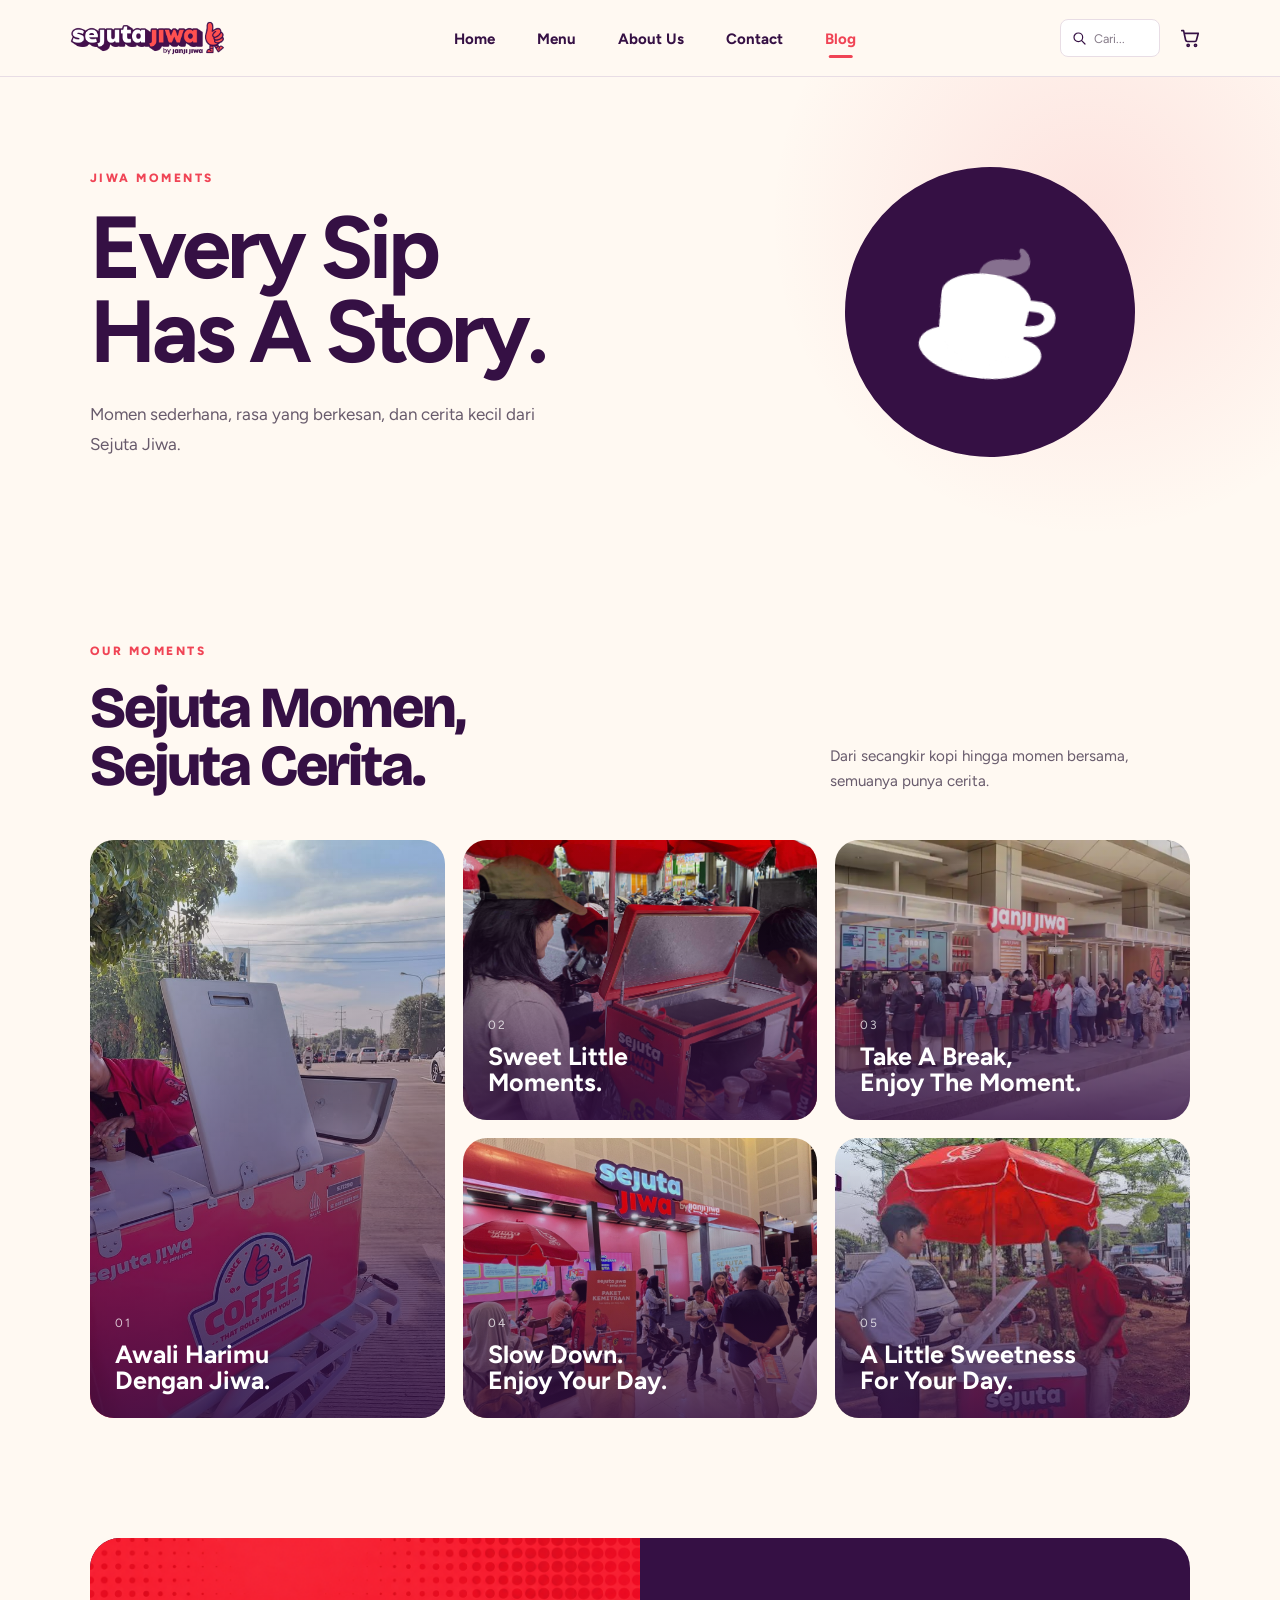
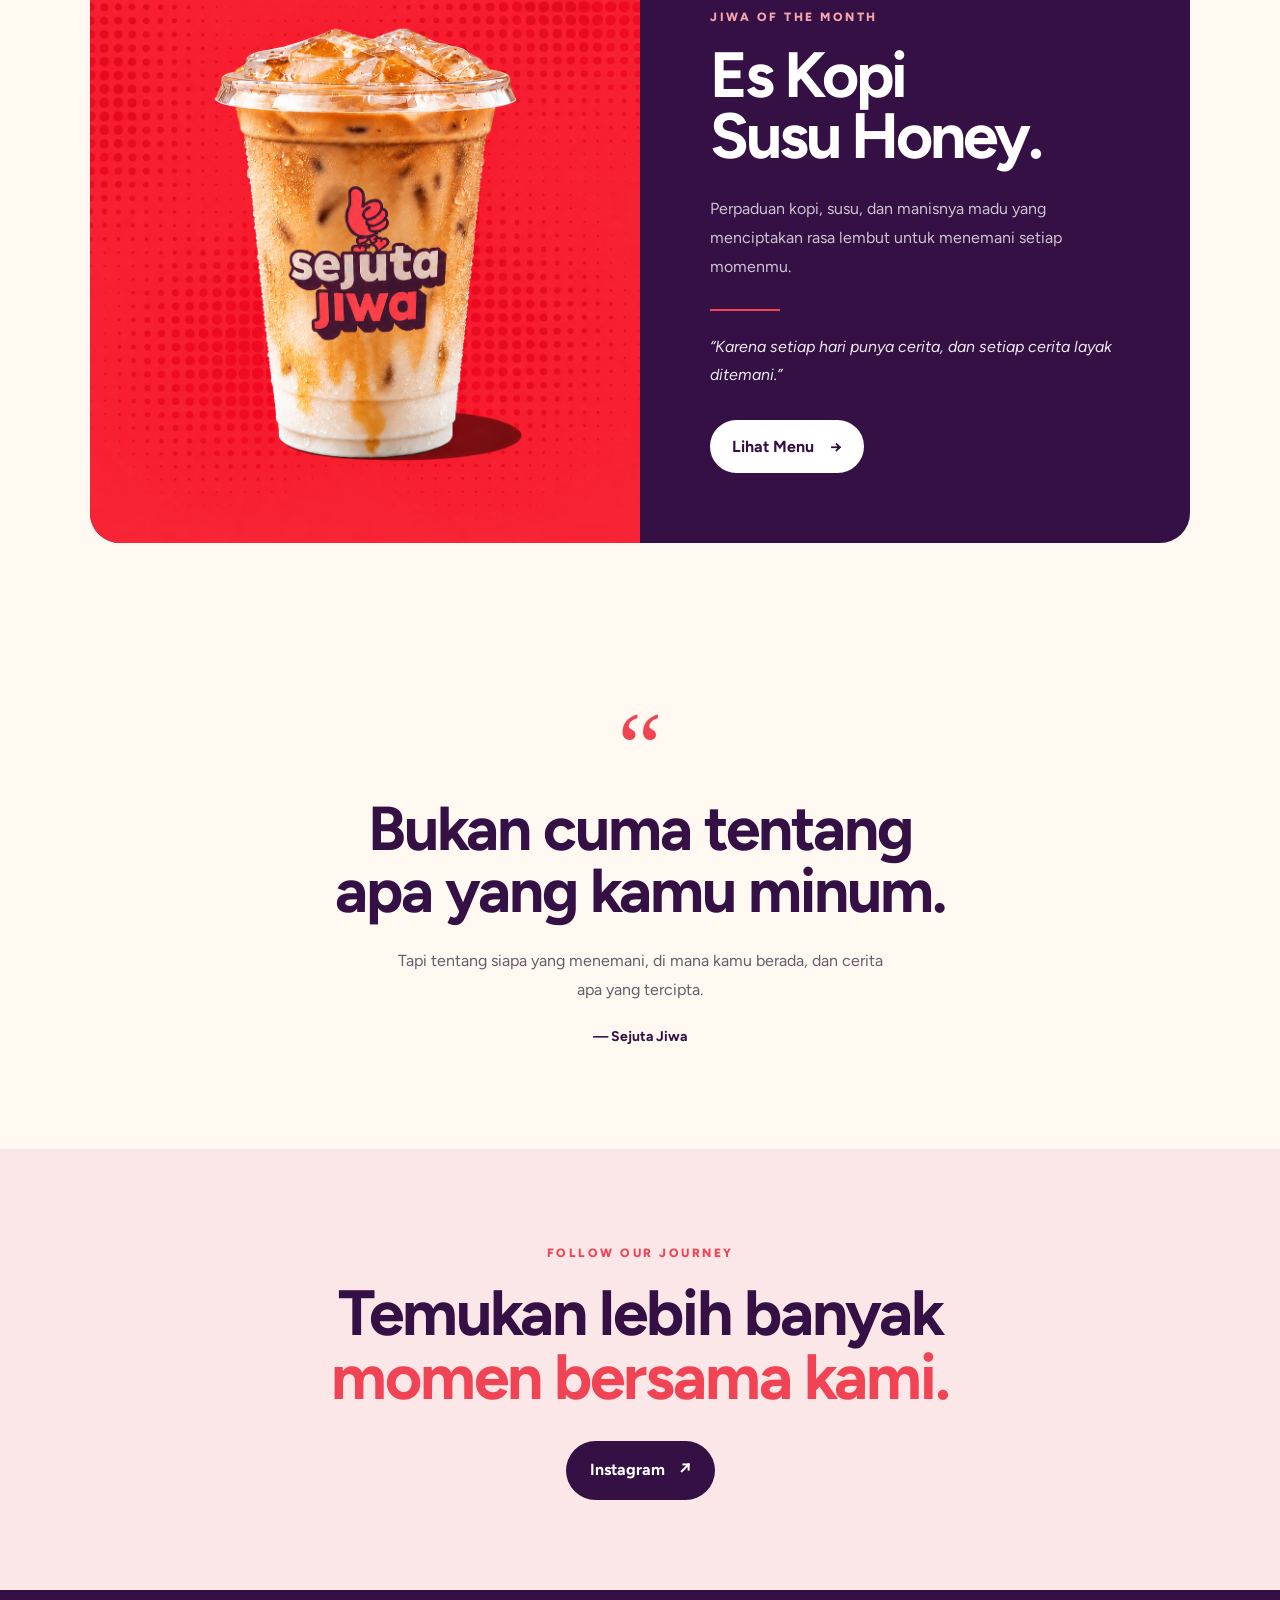
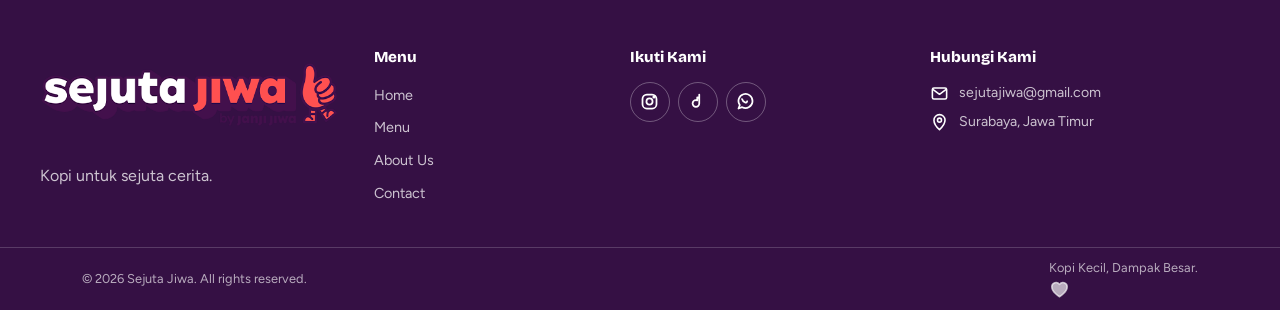
<file: blog.html>
<!DOCTYPE html>

<html lang="id">

<head>

    <meta charset="utf-8">

    <meta
        name="viewport"
        content="width=device-width, initial-scale=1"
    >

    <meta
        name="description"
        content="Sejuta Jiwa adalah brand kopi keliling dengan rasa yang enak, harga bersahabat, dan selalu dekat dengan kamu."
    >

    <title>
        Sejuta Jiwa | Kopi Kecil, Buat Sejuta Cerita    </title>


    <!-- GOOGLE FONT -->

    <link rel="preconnect" href="https://fonts.googleapis.com">

    <link
        rel="preconnect"
        href="https://fonts.gstatic.com"
        crossorigin
    >

    <link
        href="https://fonts.googleapis.com/css2?family=Bricolage+Grotesque:opsz,wght@12..96,600;12..96,700;12..96,800&family=Figtree:wght@400;500;600;700;800&display=swap"
        rel="stylesheet"
    >


    <!-- CSS -->

    <link
        rel="stylesheet"
        href="assets/css/style.css"
    >

</head>


<body>


<svg xmlns="http://www.w3.org/2000/svg" style="position:absolute;width:0;height:0;overflow:hidden" aria-hidden="true">
    <defs>
        <symbol id="i-arrow" viewBox="0 0 24 24"><path d="M5 12h13M13 6l6 6-6 6" fill="none" stroke="currentColor" stroke-width="2" stroke-linecap="round" stroke-linejoin="round"/></symbol>
        <symbol id="i-pin" viewBox="0 0 24 24"><path d="M12 21s7-6.2 7-12a7 7 0 1 0-14 0c0 5.8 7 12 7 12Z" fill="none" stroke="currentColor" stroke-width="2"/><circle cx="12" cy="9" r="2.5" fill="none" stroke="currentColor" stroke-width="2"/></symbol>
        <symbol id="i-smile" viewBox="0 0 24 24"><circle cx="12" cy="12" r="9" fill="none" stroke="currentColor" stroke-width="2"/><circle cx="9" cy="10" r="1" fill="currentColor"/><circle cx="15" cy="10" r="1" fill="currentColor"/><path d="M8 14c1.2 1.8 2.8 2.5 4 2.5s2.8-.7 4-2.5" fill="none" stroke="currentColor" stroke-width="2" stroke-linecap="round"/></symbol>
        <symbol id="i-heart" viewBox="0 0 24 24"><path d="M20.8 8.8c0 5-8.8 10.2-8.8 10.2S3.2 13.8 3.2 8.8A4.8 4.8 0 0 1 12 6.2a4.8 4.8 0 0 1 8.8 2.6Z" fill="none" stroke="currentColor" stroke-width="2" stroke-linejoin="round"/></symbol>
        <symbol id="i-heart-fill" viewBox="0 0 24 24"><path d="M12 20.3S3.2 15.1 3.2 8.8A4.8 4.8 0 0 1 12 6.2a4.8 4.8 0 0 1 8.8 2.6c0 6.3-8.8 11.5-8.8 11.5Z" fill="currentColor"/></symbol>
        <symbol id="i-users" viewBox="0 0 24 24"><circle cx="9" cy="9" r="3" fill="none" stroke="currentColor" stroke-width="2"/><circle cx="17" cy="10" r="2.5" fill="none" stroke="currentColor" stroke-width="2"/><path d="M3.5 19c.6-3.1 2.3-5 5.5-5s4.9 1.9 5.5 5M14 15.5c2.9-.3 5 .9 6 3.5" fill="none" stroke="currentColor" stroke-width="2" stroke-linecap="round"/></symbol>
        <symbol id="i-cup" viewBox="0 0 24 24"><path d="M5 6h12v8a5 5 0 0 1-5 5H10a5 5 0 0 1-5-5V6Z" fill="none" stroke="currentColor" stroke-width="2"/><path d="M17 9h1.5a3 3 0 0 1 0 6H17M8 3v2M12 3v2" fill="none" stroke="currentColor" stroke-width="2" stroke-linecap="round"/><path d="M4 21h14" fill="none" stroke="currentColor" stroke-width="2" stroke-linecap="round"/></symbol>
        <symbol id="i-menu" viewBox="0 0 24 24"><path d="M4 7h16M4 12h16M4 17h16" fill="none" stroke="currentColor" stroke-width="2" stroke-linecap="round"/></symbol>
        <symbol id="i-search" viewBox="0 0 24 24"><circle cx="10.5" cy="10.5" r="6" fill="none" stroke="currentColor" stroke-width="2"/><path d="m15 15 5 5" fill="none" stroke="currentColor" stroke-width="2" stroke-linecap="round"/></symbol>
        <symbol id="i-instagram" viewBox="0 0 24 24"><rect x="4" y="4" width="16" height="16" rx="5" fill="none" stroke="currentColor" stroke-width="2"/><circle cx="12" cy="12" r="3.5" fill="none" stroke="currentColor" stroke-width="2"/><circle cx="17.2" cy="6.8" r="1" fill="currentColor"/></symbol>
        <symbol id="i-tiktok" viewBox="0 0 24 24"><path d="M14 4v10.2a3.8 3.8 0 1 1-3.8-3.8c.5 0 1 .1 1.5.3V7.2c.8.2 1.5.5 2.3.8Z" fill="none" stroke="currentColor" stroke-width="2" stroke-linejoin="round"/></symbol>
        <symbol id="i-whatsapp" viewBox="0 0 24 24"><path d="M20 11.5a8 8 0 0 1-11.8 7L4 20l1.5-4A8 8 0 1 1 20 11.5Z" fill="none" stroke="currentColor" stroke-width="2"/><path d="M8 9.2c.5 2 2 3.5 4 4 .7.2 1.3-.1 1.6-.8l.3-.7" fill="none" stroke="currentColor" stroke-width="2" stroke-linecap="round"/></symbol>
        <symbol id="i-x" viewBox="0 0 24 24"><path d="M5 5l14 14M19 5 5 19" fill="none" stroke="currentColor" stroke-width="2" stroke-linecap="round"/></symbol>
        <symbol id="i-youtube" viewBox="0 0 24 24"><path d="M21 8.2a2.5 2.5 0 0 0-1.8-1.8C17.6 6 12 6 12 6s-5.6 0-7.2.4A2.5 2.5 0 0 0 3 8.2 26 26 0 0 0 2.7 12 26 26 0 0 0 3 15.8a2.5 2.5 0 0 0 1.8 1.8C6.4 18 12 18 12 18s5.6 0 7.2-.4a2.5 2.5 0 0 0 1.8-1.8 26 26 0 0 0 .3-3.8 26 26 0 0 0-.3-3.8Z" fill="none" stroke="currentColor" stroke-width="2"/><path d="m10 9 5 3-5 3V9Z" fill="currentColor"/></symbol>
        <symbol id="i-spotify" viewBox="0 0 24 24"><circle cx="12" cy="12" r="9" fill="none" stroke="currentColor" stroke-width="2"/><path d="M7 10c3.5-1 6.8-.7 10 .8M7.5 13c2.8-.7 5.4-.5 8 .6M8.5 16c2.1-.4 4-.2 5.9.5" fill="none" stroke="currentColor" stroke-width="2" stroke-linecap="round"/></symbol>
        <symbol id="i-mail" viewBox="0 0 24 24"><rect x="3" y="5" width="18" height="14" rx="2" fill="none" stroke="currentColor" stroke-width="2"/><path d="m4 7 8 6 8-6" fill="none" stroke="currentColor" stroke-width="2"/></symbol>
    </defs>
</svg>


<!-- =========================================================
     HEADER
========================================================= -->

<header class="site-header">

    <div class="wrap bar">


        <!-- =================================================
             LOGO
        ================================================== -->

        <a
            class="brand"
            href="index.html"
            aria-label="Sejuta Jiwa"
        >

            <img
                src="assets/img/logo-sejuta-jiwa.png"
                alt="Sejuta Jiwa"
                class="logo-img"
            >

        </a>



        <!-- =================================================
             NAVIGASI
        ================================================== -->

        <nav
            class="nav"
            id="nav"
            aria-label="Navigasi utama"
        >

            <ul>

                
                    <li>

                        <a
                            href="index.html"
                                                    >

                            Home
                        </a>

                    </li>

                
                    <li>

                        <a
                            href="menu.html"
                                                    >

                            Menu
                        </a>

                    </li>

                
                    <li>

                        <a
                            href="about.html"
                                                    >

                            About Us
                        </a>

                    </li>

                
                    <li>

                        <a
                            href="contact.html"
                                                    >

                            Contact
                        </a>

                    </li>

                
                    <li>

                        <a
                            href="blog.html"
                            aria-current="page"                        >

                            Blog
                        </a>

                    </li>

                
            </ul>

        </nav>



        <!-- =================================================
             ACTION HEADER
        ================================================== -->

        <div class="actions">


            <!-- SEARCH -->

            <form
                class="header-search"
                action="menu.html"
                method="get"
                role="search"
            >

                <svg
                    class="search-icon"
                    viewBox="0 0 24 24"
                    aria-hidden="true"
                >

                    <circle
                        cx="11"
                        cy="11"
                        r="6.5"
                    />

                    <path
                        d="M16 16L21 21"
                    />

                </svg>


                <input
                    type="search"
                    name="search"
                    placeholder="Cari..."
                    aria-label="Cari produk"
                >

            </form>



            <!-- CART -->

            <a
                class="cart-button"
                href="keranjang.html"
                aria-label="Buka keranjang belanja"
            >

                <svg
                    class="cart-icon"
                    viewBox="0 0 24 24"
                    aria-hidden="true"
                >

                    <path
                        d="M3 4h2l2.2 10.2a2 2 0 0 0 2 1.6h7.9a2 2 0 0 0 1.9-1.4L21 7H6"
                    />

                    <circle
                        cx="10"
                        cy="20"
                        r="1.2"
                    />

                    <circle
                        cx="18"
                        cy="20"
                        r="1.2"
                    />

                </svg>


                <!-- JUMLAH PESANAN -->

                <span
                    class="badge"
                    id="orderCount"
                    hidden
                    aria-label="Jumlah pesanan"
                >
                    0
                </span>

            </a>



            <!-- HAMBURGER MOBILE -->

            <button
                class="burger"
                id="burger"
                type="button"
                aria-label="Buka menu"
                aria-expanded="false"
                aria-controls="nav"
            >

                <svg
                    class="icon"
                    aria-hidden="true"
                >

                    <use href="#i-menu"></use>

                </svg>

            </button>


        </div>

    </div>

</header>
<main class="blog-page">

    <!-- HERO -->
    <section class="blog-hero">
        <div class="blog-hero-content">
            <span class="blog-label">JIWA MOMENTS</span>

            <h1>
                Every Sip<br>
                Has A Story.
            </h1>

            <p>
                Momen sederhana, rasa yang berkesan,
                dan cerita kecil dari Sejuta Jiwa.
            </p>
        </div>

        <div class="blog-hero-decoration">
            <span>☕</span>
        </div>
    </section>


    <!-- MOMENTS -->
    <section class="moments-section">

        <div class="section-heading">
            <div>
                <span class="small-label">OUR MOMENTS</span>
                <h2>Sejuta Momen,<br>Sejuta Cerita.</h2>
            </div>

            <p>
                Dari secangkir kopi hingga momen bersama,
                semuanya punya cerita.
            </p>
        </div>


        <div class="moments-grid">

            <!-- MOMENT 1 -->
            <div class="moment-card moment-large">
                <img
                    src="assets/img/blog1.jpg"
                    alt="Es Kopi Sejuta Jiwa"
                >

                <div class="moment-overlay">
                    <span>01</span>
                    <h3>Awali Harimu<br>Dengan Jiwa.</h3>
                </div>
            </div>


            <!-- MOMENT 2 -->
            <div class="moment-card">
                <img
                    src="assets/img/blog2.jpg"
                    alt="Es Kopi Butterscotch"
                >

                <div class="moment-overlay">
                    <span>02</span>
                    <h3>Sweet Little<br>Moments.</h3>
                </div>
            </div>


            <!-- MOMENT 3 -->
            <div class="moment-card">
                <img
                    src="assets/img/blog3.jpg"
                    alt="Peach Americano"
                >

                <div class="moment-overlay">
                    <span>03</span>
                    <h3>Take A Break,<br>Enjoy The Moment.</h3>
                </div>
            </div>


            <!-- MOMENT 4 -->
            <div class="moment-card">
                <img
                    src="assets/img/blog4.jpg"
                    alt="Matcha"
                >

                <div class="moment-overlay">
                    <span>04</span>
                    <h3>Slow Down.<br>Enjoy Your Day.</h3>
                </div>
            </div>


            <!-- MOMENT 5 -->
            <div class="moment-card">
                <img
                    src="assets/img/blog5.jpg"
                    alt="Es Cokelat"
                >

                <div class="moment-overlay">
                    <span>05</span>
                    <h3>A Little Sweetness<br>For Your Day.</h3>
                </div>
            </div>

        </div>

    </section>


    <!-- JIWA OF THE MONTH -->
    <section class="jiwa-month">

        <div class="jiwa-month-image">
            <img
                src="assets/img/es kopi susu honey.png"
                alt="Es Kopi Susu Honey"
            >
        </div>

        <div class="jiwa-month-content">

            <span class="small-label">JIWA OF THE MONTH</span>

            <h2>
                Es Kopi<br>
                Susu Honey.
            </h2>

            <p class="month-description">
                Perpaduan kopi, susu, dan manisnya madu
                yang menciptakan rasa lembut untuk menemani
                setiap momenmu.
            </p>

            <div class="month-line"></div>

            <p class="month-quote">
                “Karena setiap hari punya cerita,
                dan setiap cerita layak ditemani.”
            </p>

            <a href="menu.html" class="month-button">
                Lihat Menu
                <span>→</span>
            </a>

        </div>

    </section>


    <!-- QUOTE -->
    <section class="blog-quote">

        <div class="quote-mark">“</div>

        <h2>
            Bukan cuma tentang<br>
            apa yang kamu minum.
        </h2>

        <p>
            Tapi tentang siapa yang menemani,
            di mana kamu berada,
            dan cerita apa yang tercipta.
        </p>

        <span>— Sejuta Jiwa</span>

    </section>


    <!-- FOLLOW -->
    <section class="blog-follow">

        <span class="small-label">FOLLOW OUR JOURNEY</span>

        <h2>
            Temukan lebih banyak<br>
            <span>momen bersama kami.</span>
        </h2>

        <a
            href="https://www.instagram.com/anakpapa_g/"
            target="_blank"
            rel="noopener noreferrer"
            class="instagram-button"
        >
            Instagram
            <span>↗</span>
        </a>

    </section>

</main>


<style>

/* =========================================
   BLOG PAGE
========================================= */

.blog-page {
    background: var(--bg);
    color: var(--text);
}


/* =========================================
   HERO
========================================= */

.blog-hero {
    min-height: 470px;
    padding: 80px 7%;
    display: flex;
    align-items: center;
    justify-content: space-between;
    position: relative;
    overflow: hidden;
    background:
        radial-gradient(
            circle at 85% 30%,
            rgba(240, 68, 85, .12),
            transparent 28%
        ),
        var(--bg);
}

.blog-hero-content {
    max-width: 650px;
    position: relative;
    z-index: 2;
}

.blog-label,
.small-label {
    display: inline-block;
    color: var(--red);
    font-size: 12px;
    font-weight: 800;
    letter-spacing: 2.5px;
    margin-bottom: 18px;
}

.blog-hero h1 {
    margin: 0;
    font-size: clamp(48px, 7vw, 88px);
    line-height: .95;
    letter-spacing: -4px;
    color: var(--purple);
}

.blog-hero p {
    max-width: 480px;
    margin-top: 25px;
    font-size: 17px;
    line-height: 1.8;
    color: var(--muted);
}

.blog-hero-decoration {
    width: 290px;
    height: 290px;
    border-radius: 50%;
    background: var(--purple);
    display: flex;
    align-items: center;
    justify-content: center;
    transform: rotate(8deg);
    margin-right: 5%;
}

.blog-hero-decoration span {
    font-size: 120px;
    filter: grayscale(1) brightness(0) invert(1);
}


/* =========================================
   MOMENTS
========================================= */

.moments-section {
    padding: 90px 7%;
}

.section-heading {
    display: flex;
    align-items: flex-end;
    justify-content: space-between;
    gap: 40px;
    margin-bottom: 45px;
}

.section-heading h2 {
    margin: 0;
    font-size: clamp(36px, 5vw, 58px);
    line-height: 1;
    letter-spacing: -2px;
    color: var(--purple);
}

.section-heading > p {
    max-width: 360px;
    margin: 0;
    color: var(--muted);
    line-height: 1.7;
}

.moments-grid {
    display: grid;
    grid-template-columns: repeat(3, 1fr);
    grid-auto-rows: 280px;
    gap: 18px;
}

.moment-card {
    position: relative;
    overflow: hidden;
    border-radius: 24px;
    background: var(--cream-soft);
}

.moment-large {
    grid-row: span 2;
}

.moment-card img {
    width: 100%;
    height: 100%;
    object-fit: cover;
    display: block;
    transition: transform .5s ease;
}

.moment-card:hover img {
    transform: scale(1.05);
}

.moment-overlay {
    position: absolute;
    inset: 0;
    padding: 25px;
    display: flex;
    flex-direction: column;
    justify-content: flex-end;
    background: linear-gradient(
        to top,
        rgba(53, 16, 68, .85),
        rgba(53, 16, 68, 0)
    );
    color: white;
}

.moment-overlay span {
    font-size: 12px;
    letter-spacing: 2px;
    opacity: .75;
    margin-bottom: 8px;
}

.moment-overlay h3 {
    margin: 0;
    font-size: 25px;
    line-height: 1.05;
}


/* =========================================
   JIWA OF THE MONTH
========================================= */

.jiwa-month {
    margin: 30px 7% 100px;
    display: grid;
    grid-template-columns: 1fr 1fr;
    min-height: 570px;
    overflow: hidden;
    border-radius: 30px;
    background: var(--purple);
    color: white;
}

.jiwa-month-image {
    min-height: 570px;
}

.jiwa-month-image img {
    width: 100%;
    height: 100%;
    object-fit: cover;
    display: block;
}

.jiwa-month-content {
    padding: 70px;
    display: flex;
    flex-direction: column;
    justify-content: center;
}

.jiwa-month-content .small-label {
    color: #F7A5AD;
}

.jiwa-month-content h2 {
    margin: 0;
    font-size: clamp(45px, 5vw, 72px);
    line-height: .95;
    letter-spacing: -3px;
}

.month-description {
    max-width: 440px;
    margin: 28px 0 0;
    color: rgba(255,255,255,.75);
    line-height: 1.8;
}

.month-line {
    width: 70px;
    height: 2px;
    background: var(--red);
    margin: 28px 0 22px;
}

.month-quote {
    max-width: 430px;
    margin: 0;
    font-size: 16px;
    line-height: 1.7;
    font-style: italic;
    color: rgba(255,255,255,.9);
}

.month-button {
    width: fit-content;
    margin-top: 32px;
    padding: 14px 22px;
    border-radius: 999px;
    background: white;
    color: var(--purple);
    text-decoration: none;
    font-weight: 700;
    transition: .25s ease;
}

.month-button span {
    margin-left: 12px;
}

.month-button:hover {
    transform: translateY(-2px);
    background: var(--red);
    color: white;
}


/* =========================================
   QUOTE
========================================= */

.blog-quote {
    text-align: center;
    padding: 80px 20px 100px;
}

.quote-mark {
    color: var(--red);
    font-family: Georgia, serif;
    font-size: 100px;
    line-height: .5;
    margin-bottom: 25px;
}

.blog-quote h2 {
    margin: 0;
    font-size: clamp(38px, 5vw, 62px);
    line-height: 1;
    letter-spacing: -2px;
    color: var(--purple);
}

.blog-quote p {
    max-width: 500px;
    margin: 25px auto 18px;
    color: var(--muted);
    line-height: 1.8;
}

.blog-quote span {
    color: var(--purple);
    font-size: 14px;
    font-weight: 700;
}


/* =========================================
   FOLLOW
========================================= */

.blog-follow {
    padding: 90px 20px;
    text-align: center;
    background: var(--pink-soft);
}

.blog-follow h2 {
    margin: 0;
    font-size: clamp(40px, 5vw, 65px);
    line-height: 1;
    letter-spacing: -2px;
    color: var(--purple);
}

.blog-follow h2 span {
    color: var(--red);
}

.instagram-button {
    display: inline-flex;
    align-items: center;
    gap: 14px;
    margin-top: 32px;
    padding: 15px 24px;
    border-radius: 999px;
    background: var(--purple);
    color: white;
    text-decoration: none;
    font-weight: 700;
    transition: .25s ease;
}

.instagram-button:hover {
    transform: translateY(-2px);
    background: var(--red);
}

.instagram-button span {
    font-size: 18px;
}


/* =========================================
   RESPONSIVE
========================================= */

@media (max-width: 900px) {

    .blog-hero {
        min-height: auto;
        padding: 70px 6%;
    }

    .blog-hero-decoration {
        width: 210px;
        height: 210px;
    }

    .blog-hero-decoration span {
        font-size: 85px;
    }

    .moments-grid {
        grid-template-columns: repeat(2, 1fr);
    }

    .moment-large {
        grid-row: span 1;
    }

    .jiwa-month {
        grid-template-columns: 1fr;
    }

    .jiwa-month-image {
        min-height: 400px;
    }
}


@media (max-width: 650px) {

    .blog-hero {
        display: block;
        padding: 60px 6%;
    }

    .blog-hero h1 {
        letter-spacing: -2px;
    }

    .blog-hero-decoration {
        margin: 45px auto 0;
        width: 170px;
        height: 170px;
    }

    .blog-hero-decoration span {
        font-size: 70px;
    }

    .section-heading {
        display: block;
    }

    .section-heading > p {
        margin-top: 20px;
    }

    .moments-grid {
        grid-template-columns: 1fr;
        grid-auto-rows: 350px;
    }

    .jiwa-month {
        margin-left: 5%;
        margin-right: 5%;
    }

    .jiwa-month-content {
        padding: 45px 30px;
    }

    .jiwa-month-image {
        min-height: 350px;
    }

    .blog-quote {
        padding: 70px 20px;
    }
}

</style>


<footer class="site-footer">
    <div class="wrap foot">

        <!-- BRAND -->
        <div class="footer-brand">
            <a class="brand" href="index.html" aria-label="Sejuta Jiwa">
                <img 
                    src="assets/img/logo-sejuta-jiwa.png" 
                    alt="Sejuta Jiwa" 
                    class="footer-logo"
                >
            </a>

            <p class="tag">
                Kopi untuk sejuta cerita.
            </p>
        </div>


        <!-- MENU -->
        <div>
            <h4>Menu</h4>

            <ul>
                <li>
                    <a href="index.html">Home</a>
                </li>

                <li>
                    <a href="menu.html">Menu</a>
                </li>

                <li>
                    <a href="about.html">About Us</a>
                </li>

                <li>
                    <a href="contact.html">Contact</a>
                </li>
            </ul>
        </div>


        <!-- SOCIAL MEDIA -->
        <div>
            <h4>Ikuti Kami</h4>

            <div class="socials">

                <!-- Instagram -->
                <a 
                    href="https://www.instagram.com/anakpapa_g/"    
                    aria-label="Instagram"
                    target="_blank"
                    rel="noopener noreferrer"
                >
                    <svg class="icon" aria-hidden="true">
                        <use href="#i-instagram"></use>
                    </svg>
                </a>


                <!-- TikTok -->
                <a 
                    href="https://www.tiktok.com/kopisejutajiwa"
                    aria-label="TikTok"
                    target="_blank"
                    rel="noopener noreferrer"
                >
                    <svg class="icon" aria-hidden="true">
                        <use href="#i-tiktok"></use>
                    </svg>
                </a>


                <!-- WhatsApp -->
                <a 
                    href="https://wa.me/6289666377907"
                    aria-label="WhatsApp"
                    target="_blank"
                    rel="noopener noreferrer"
                >
                    <svg class="icon" aria-hidden="true">
                        <use href="#i-whatsapp"></use>
                    </svg>
                </a>

            </div>
        </div>


        <!-- CONTACT -->
        <div>
            <h4>Hubungi Kami</h4>

            <ul class="contact-list">

                <li>
                    <svg class="icon" aria-hidden="true">
                        <use href="#i-mail"></use>
                    </svg>

                    <span>
                        sejutajiwa@gmail.com
                    </span>
                </li>


                <li>
                    <svg class="icon" aria-hidden="true">
                        <use href="#i-pin"></use>
                    </svg>

                    <span>
                        Surabaya, Jawa Timur
                    </span>
                </li>

            </ul>
        </div>

    </div>


    <!-- COPYRIGHT -->
    <div class="copy">
        <div class="wrap">

            <span>
                &copy; 2026 Sejuta Jiwa.
                All rights reserved.
            </span>

            <span>
                Kopi Kecil, Dampak Besar.

                <svg 
                    class="icon" 
                    aria-hidden="true"
                >
                    <use href="#i-heart-fill"></use>
                </svg>
            </span>

        </div>
    </div>

</footer>


<!-- TOAST -->
<div 
    class="toast" 
    id="toast" 
    role="status" 
    aria-live="polite"
></div>


<!-- JAVASCRIPT -->
<script src="assets/js/main.js"></script>

</body>
</html>
</file>
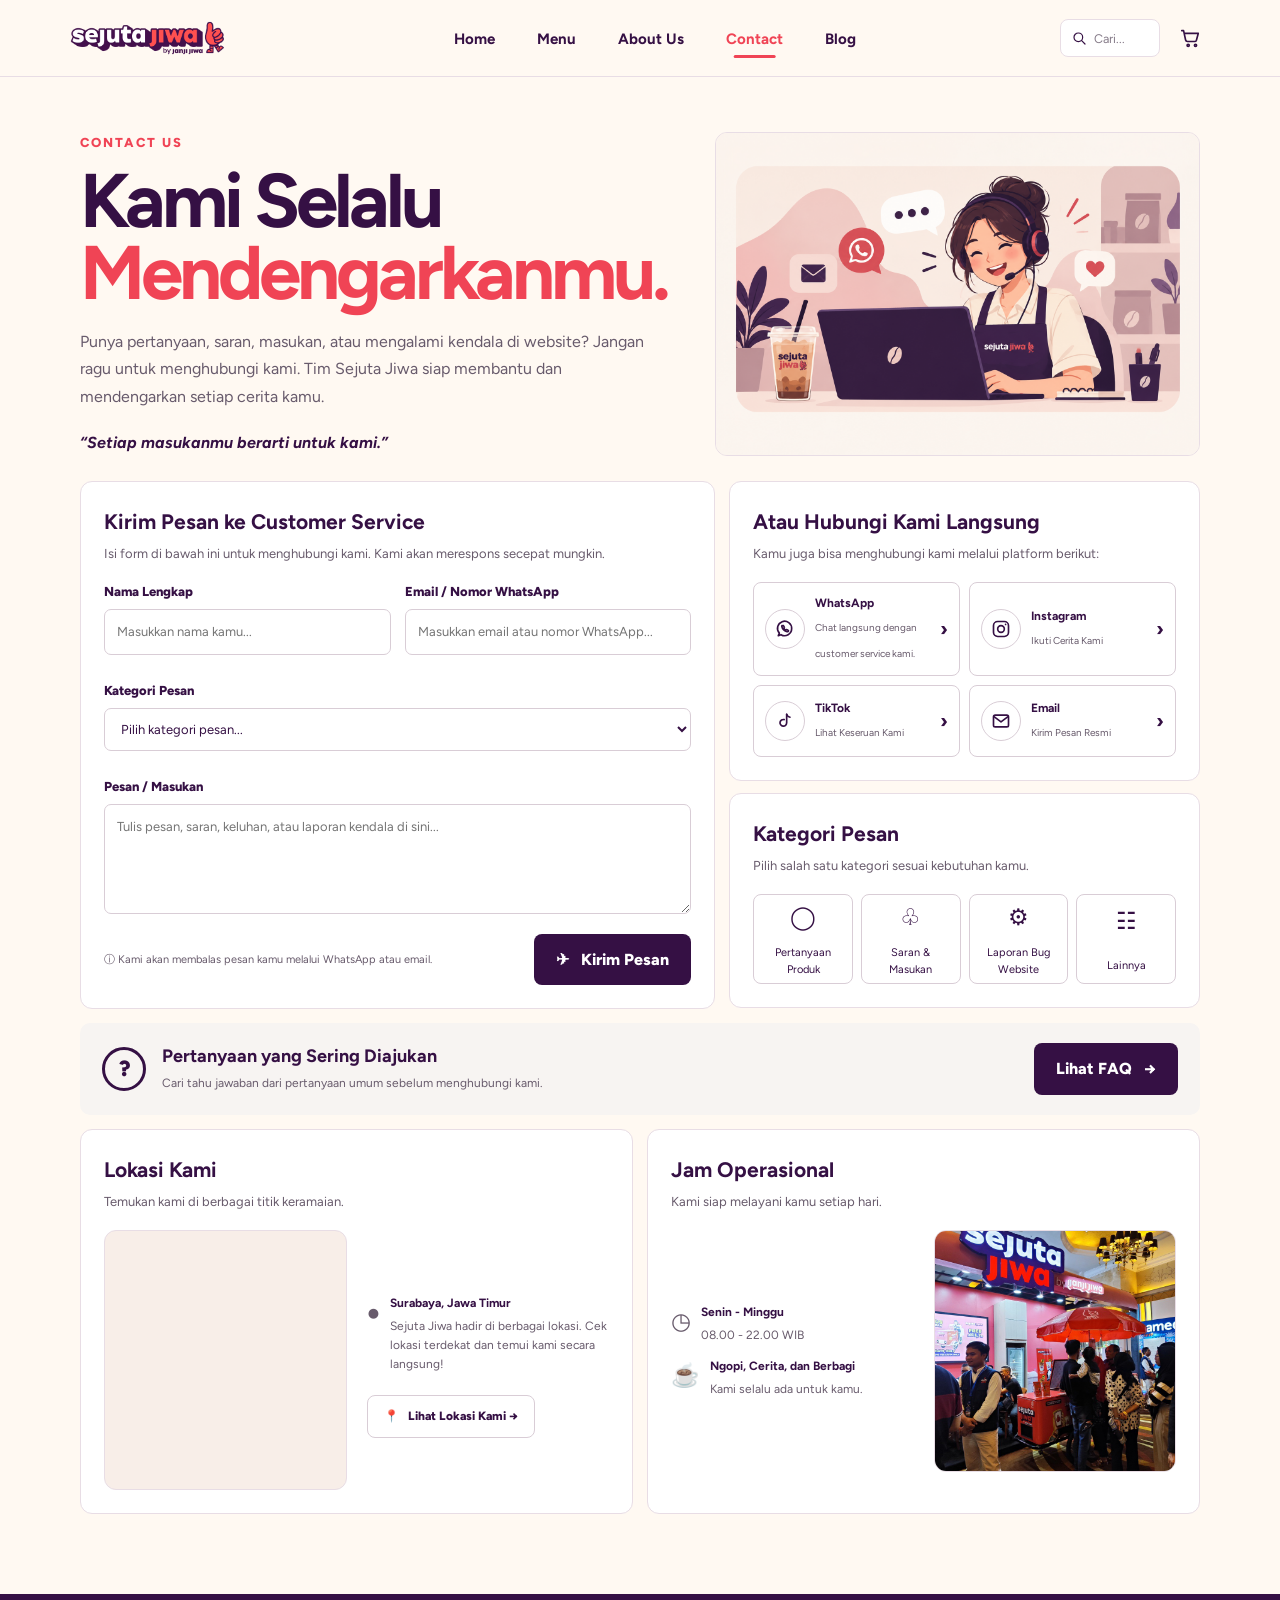
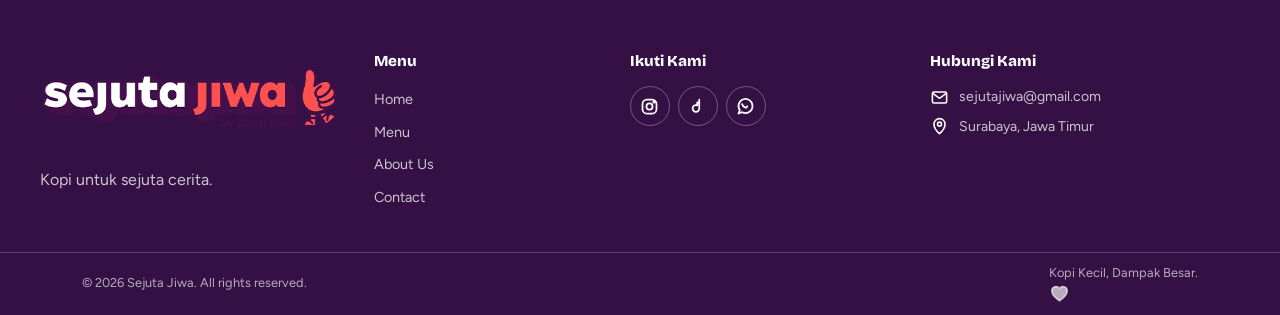
<file: contact.html>
<!DOCTYPE html>

<html lang="id">

<head>

    <meta charset="utf-8">

    <meta
        name="viewport"
        content="width=device-width, initial-scale=1"
    >

    <meta
        name="description"
        content="Sejuta Jiwa adalah brand kopi keliling dengan rasa yang enak, harga bersahabat, dan selalu dekat dengan kamu."
    >

    <title>
        Contact | Sejuta Jiwa    </title>


    <!-- GOOGLE FONT -->

    <link rel="preconnect" href="https://fonts.googleapis.com">

    <link
        rel="preconnect"
        href="https://fonts.gstatic.com"
        crossorigin
    >

    <link
        href="https://fonts.googleapis.com/css2?family=Bricolage+Grotesque:opsz,wght@12..96,600;12..96,700;12..96,800&family=Figtree:wght@400;500;600;700;800&display=swap"
        rel="stylesheet"
    >


    <!-- CSS -->

    <link
        rel="stylesheet"
        href="assets/css/style.css"
    >

</head>


<body>


<svg xmlns="http://www.w3.org/2000/svg" style="position:absolute;width:0;height:0;overflow:hidden" aria-hidden="true">
    <defs>
        <symbol id="i-arrow" viewBox="0 0 24 24"><path d="M5 12h13M13 6l6 6-6 6" fill="none" stroke="currentColor" stroke-width="2" stroke-linecap="round" stroke-linejoin="round"/></symbol>
        <symbol id="i-pin" viewBox="0 0 24 24"><path d="M12 21s7-6.2 7-12a7 7 0 1 0-14 0c0 5.8 7 12 7 12Z" fill="none" stroke="currentColor" stroke-width="2"/><circle cx="12" cy="9" r="2.5" fill="none" stroke="currentColor" stroke-width="2"/></symbol>
        <symbol id="i-smile" viewBox="0 0 24 24"><circle cx="12" cy="12" r="9" fill="none" stroke="currentColor" stroke-width="2"/><circle cx="9" cy="10" r="1" fill="currentColor"/><circle cx="15" cy="10" r="1" fill="currentColor"/><path d="M8 14c1.2 1.8 2.8 2.5 4 2.5s2.8-.7 4-2.5" fill="none" stroke="currentColor" stroke-width="2" stroke-linecap="round"/></symbol>
        <symbol id="i-heart" viewBox="0 0 24 24"><path d="M20.8 8.8c0 5-8.8 10.2-8.8 10.2S3.2 13.8 3.2 8.8A4.8 4.8 0 0 1 12 6.2a4.8 4.8 0 0 1 8.8 2.6Z" fill="none" stroke="currentColor" stroke-width="2" stroke-linejoin="round"/></symbol>
        <symbol id="i-heart-fill" viewBox="0 0 24 24"><path d="M12 20.3S3.2 15.1 3.2 8.8A4.8 4.8 0 0 1 12 6.2a4.8 4.8 0 0 1 8.8 2.6c0 6.3-8.8 11.5-8.8 11.5Z" fill="currentColor"/></symbol>
        <symbol id="i-users" viewBox="0 0 24 24"><circle cx="9" cy="9" r="3" fill="none" stroke="currentColor" stroke-width="2"/><circle cx="17" cy="10" r="2.5" fill="none" stroke="currentColor" stroke-width="2"/><path d="M3.5 19c.6-3.1 2.3-5 5.5-5s4.9 1.9 5.5 5M14 15.5c2.9-.3 5 .9 6 3.5" fill="none" stroke="currentColor" stroke-width="2" stroke-linecap="round"/></symbol>
        <symbol id="i-cup" viewBox="0 0 24 24"><path d="M5 6h12v8a5 5 0 0 1-5 5H10a5 5 0 0 1-5-5V6Z" fill="none" stroke="currentColor" stroke-width="2"/><path d="M17 9h1.5a3 3 0 0 1 0 6H17M8 3v2M12 3v2" fill="none" stroke="currentColor" stroke-width="2" stroke-linecap="round"/><path d="M4 21h14" fill="none" stroke="currentColor" stroke-width="2" stroke-linecap="round"/></symbol>
        <symbol id="i-menu" viewBox="0 0 24 24"><path d="M4 7h16M4 12h16M4 17h16" fill="none" stroke="currentColor" stroke-width="2" stroke-linecap="round"/></symbol>
        <symbol id="i-search" viewBox="0 0 24 24"><circle cx="10.5" cy="10.5" r="6" fill="none" stroke="currentColor" stroke-width="2"/><path d="m15 15 5 5" fill="none" stroke="currentColor" stroke-width="2" stroke-linecap="round"/></symbol>
        <symbol id="i-instagram" viewBox="0 0 24 24"><rect x="4" y="4" width="16" height="16" rx="5" fill="none" stroke="currentColor" stroke-width="2"/><circle cx="12" cy="12" r="3.5" fill="none" stroke="currentColor" stroke-width="2"/><circle cx="17.2" cy="6.8" r="1" fill="currentColor"/></symbol>
        <symbol id="i-tiktok" viewBox="0 0 24 24"><path d="M14 4v10.2a3.8 3.8 0 1 1-3.8-3.8c.5 0 1 .1 1.5.3V7.2c.8.2 1.5.5 2.3.8Z" fill="none" stroke="currentColor" stroke-width="2" stroke-linejoin="round"/></symbol>
        <symbol id="i-whatsapp" viewBox="0 0 24 24"><path d="M20 11.5a8 8 0 0 1-11.8 7L4 20l1.5-4A8 8 0 1 1 20 11.5Z" fill="none" stroke="currentColor" stroke-width="2"/><path d="M8 9.2c.5 2 2 3.5 4 4 .7.2 1.3-.1 1.6-.8l.3-.7" fill="none" stroke="currentColor" stroke-width="2" stroke-linecap="round"/></symbol>
        <symbol id="i-x" viewBox="0 0 24 24"><path d="M5 5l14 14M19 5 5 19" fill="none" stroke="currentColor" stroke-width="2" stroke-linecap="round"/></symbol>
        <symbol id="i-youtube" viewBox="0 0 24 24"><path d="M21 8.2a2.5 2.5 0 0 0-1.8-1.8C17.6 6 12 6 12 6s-5.6 0-7.2.4A2.5 2.5 0 0 0 3 8.2 26 26 0 0 0 2.7 12 26 26 0 0 0 3 15.8a2.5 2.5 0 0 0 1.8 1.8C6.4 18 12 18 12 18s5.6 0 7.2-.4a2.5 2.5 0 0 0 1.8-1.8 26 26 0 0 0 .3-3.8 26 26 0 0 0-.3-3.8Z" fill="none" stroke="currentColor" stroke-width="2"/><path d="m10 9 5 3-5 3V9Z" fill="currentColor"/></symbol>
        <symbol id="i-spotify" viewBox="0 0 24 24"><circle cx="12" cy="12" r="9" fill="none" stroke="currentColor" stroke-width="2"/><path d="M7 10c3.5-1 6.8-.7 10 .8M7.5 13c2.8-.7 5.4-.5 8 .6M8.5 16c2.1-.4 4-.2 5.9.5" fill="none" stroke="currentColor" stroke-width="2" stroke-linecap="round"/></symbol>
        <symbol id="i-mail" viewBox="0 0 24 24"><rect x="3" y="5" width="18" height="14" rx="2" fill="none" stroke="currentColor" stroke-width="2"/><path d="m4 7 8 6 8-6" fill="none" stroke="currentColor" stroke-width="2"/></symbol>
    </defs>
</svg>


<!-- =========================================================
     HEADER
========================================================= -->

<header class="site-header">

    <div class="wrap bar">


        <!-- =================================================
             LOGO
        ================================================== -->

        <a
            class="brand"
            href="index.html"
            aria-label="Sejuta Jiwa"
        >

            <img
                src="assets/img/logo-sejuta-jiwa.png"
                alt="Sejuta Jiwa"
                class="logo-img"
            >

        </a>



        <!-- =================================================
             NAVIGASI
        ================================================== -->

        <nav
            class="nav"
            id="nav"
            aria-label="Navigasi utama"
        >

            <ul>

                
                    <li>

                        <a
                            href="index.html"
                                                    >

                            Home
                        </a>

                    </li>

                
                    <li>

                        <a
                            href="menu.html"
                                                    >

                            Menu
                        </a>

                    </li>

                
                    <li>

                        <a
                            href="about.html"
                                                    >

                            About Us
                        </a>

                    </li>

                
                    <li>

                        <a
                            href="contact.html"
                            aria-current="page"                        >

                            Contact
                        </a>

                    </li>

                
                    <li>

                        <a
                            href="blog.html"
                                                    >

                            Blog
                        </a>

                    </li>

                
            </ul>

        </nav>



        <!-- =================================================
             ACTION HEADER
        ================================================== -->

        <div class="actions">


            <!-- SEARCH -->

            <form
                class="header-search"
                action="menu.html"
                method="get"
                role="search"
            >

                <svg
                    class="search-icon"
                    viewBox="0 0 24 24"
                    aria-hidden="true"
                >

                    <circle
                        cx="11"
                        cy="11"
                        r="6.5"
                    />

                    <path
                        d="M16 16L21 21"
                    />

                </svg>


                <input
                    type="search"
                    name="search"
                    placeholder="Cari..."
                    aria-label="Cari produk"
                >

            </form>



            <!-- CART -->

            <a
                class="cart-button"
                href="keranjang.html"
                aria-label="Buka keranjang belanja"
            >

                <svg
                    class="cart-icon"
                    viewBox="0 0 24 24"
                    aria-hidden="true"
                >

                    <path
                        d="M3 4h2l2.2 10.2a2 2 0 0 0 2 1.6h7.9a2 2 0 0 0 1.9-1.4L21 7H6"
                    />

                    <circle
                        cx="10"
                        cy="20"
                        r="1.2"
                    />

                    <circle
                        cx="18"
                        cy="20"
                        r="1.2"
                    />

                </svg>


                <!-- JUMLAH PESANAN -->

                <span
                    class="badge"
                    id="orderCount"
                    hidden
                    aria-label="Jumlah pesanan"
                >
                    0
                </span>

            </a>



            <!-- HAMBURGER MOBILE -->

            <button
                class="burger"
                id="burger"
                type="button"
                aria-label="Buka menu"
                aria-expanded="false"
                aria-controls="nav"
            >

                <svg
                    class="icon"
                    aria-hidden="true"
                >

                    <use href="#i-menu"></use>

                </svg>

            </button>


        </div>

    </div>

</header>
<style>
.contact-page{
    background:#FFF9F2;
    color:#351044;
    padding:55px 0 80px
}

.contact-wrap{
    width:min(1120px,calc(100% - 48px));
    margin:auto
}

.contact-hero{
    display:grid;
    grid-template-columns:1fr 1.15fr;
    gap:48px;
    align-items:center;
    margin-bottom:25px
}

.eyebrow{
    color:#F04455;
    font-size:13px;
    font-weight:800;
    letter-spacing:2px
}

.contact-hero h1{
    font-size:clamp(48px,6vw,76px);
    line-height:.94;
    letter-spacing:-4px;
    margin:12px 0 20px
}

.contact-hero h1 span{
    color:#F04455
}

.contact-hero p{
    color:#685B6C;
    line-height:1.7;
    font-size:16px
}

.quote{
    margin-top:20px;
    font-style:italic;
    font-weight:700
}

.hero-photo,
.map,
.outlet{
    min-height:260px;
    display:grid;
    place-items:center;
    text-align:center;
    border:1px solid #E8DDE5;
    border-radius:12px;
    background:#F8EEE8;
    color:#351044;
    overflow:hidden
}

.hero-photo img{
    width:100%;
    height:100%;
    min-height:260px;
    object-fit:cover;
    display:block
}

.map{
    height:260px;
    min-height:260px;
    padding:0;
    position:relative;
    overflow:hidden;
    border-radius:12px;
}

.map iframe{
    width:100%;
    height:260px;
    min-height:260px;
    border:0;
    display:block;
}

.outlet img{
    width:100%;
    height:100%;
    min-height:145px;
    object-fit:cover;
    display:block
}

.location-map-link{
    display:inline-block;
    margin-top:8px;
    padding:11px 16px;
    border:1px solid #D9CDD6;
    border-radius:8px;
    background:#fff;
    color:#351044;
    text-decoration:none;
    font-weight:800;
    font-size:12px;
    transition:.2s ease
}

.location-map-link:hover{
    background:#351044;
    color:#fff;
    border-color:#351044
}

.hero-photo span,
.map span,
.outlet span{
    display:block;
    color:#685B6C;
    font-size:12px;
    margin-top:6px
}

.top{
    display:grid;
    grid-template-columns:1.35fr 1fr;
    gap:14px
}

.card{
    background:#fff;
    border:1px solid #E8DDE5;
    border-radius:12px;
    padding:23px
}

.card h2{
    margin:0 0 5px;
    font-size:21px
}

.card>p{
    color:#685B6C;
    font-size:13px;
    line-height:1.55;
    margin:0 0 18px
}

.form-grid{
    display:grid;
    grid-template-columns:1fr 1fr;
    gap:14px
}

.field{
    margin-bottom:12px
}

.field.full{
    grid-column:1/-1
}

.field label{
    display:block;
    font-size:13px;
    font-weight:800;
    margin-bottom:6px
}

.field input,
.field select,
.field textarea{
    width:100%;
    box-sizing:border-box;
    border:1px solid #D9CDD6;
    border-radius:7px;
    padding:12px;
    background:#fff;
    color:#351044;
    font:inherit;
    font-size:13px;
    outline:none
}

.field textarea{
    min-height:110px;
    resize:vertical
}

.field input:focus,
.field select:focus,
.field textarea:focus{
    border-color:#F04455
}

.form-bottom{
    display:flex;
    align-items:center;
    justify-content:space-between;
    gap:15px
}

.note{
    color:#685B6C;
    font-size:11px
}

.btn-send,
.faq-btn{
    border:0;
    border-radius:8px;
    padding:13px 22px;
    background:#351044;
    color:#fff;
    text-decoration:none;
    font-weight:800;
    cursor:pointer
}

.direct{
    display:grid;
    grid-template-columns:1fr 1fr;
    gap:9px
}

.direct a{
    display:flex;
    align-items:center;
    gap:10px;
    min-height:72px;
    padding:11px;
    border:1px solid #D9CDD6;
    border-radius:8px;
    text-decoration:none;
    color:#351044
}

.direct-icon{
    width:40px;
    height:40px;
    display:grid;
    place-items:center;
    border:1px solid #D9CDD6;
    border-radius:50%;
    font-size:19px;
    flex:none
}

.direct-icon svg{
    width:20px;
    height:20px;
    fill:none;
    stroke:#351044;
    stroke-width:2;
    stroke-linecap:round;
    stroke-linejoin:round
}

.direct strong{
    display:block;
    font-size:12px
}

.direct small{
    color:#685B6C;
    font-size:10px
}

.arrow{
    margin-left:auto;
    font-size:20px
}

.category{
    margin-top:12px
}

.categories{
    display:grid;
    grid-template-columns:repeat(4,1fr);
    gap:8px
}

.categories input{
    display:none
}

.categories label{
    min-height:90px;
    display:grid;
    place-items:center;
    text-align:center;
    border:1px solid #D9CDD6;
    border-radius:8px;
    cursor:pointer;
    font-size:11px
}

.categories label span{
    font-size:23px
}

.categories input:checked+label{
    border-color:#F04455;
    background:#FBE7E7
}


/* =========================
   FAQ
========================= */

.faq{
    display:flex;
    align-items:center;
    gap:16px;
    margin:14px 0 10px;
    padding:19px 22px;
    background:#F7F4F2;
    border-radius:10px
}

.faq-icon{
    width:44px;
    height:44px;
    border:3px solid #351044;
    border-radius:50%;
    display:grid;
    place-items:center;
    font-size:22px;
    font-weight:900;
    flex:none
}

.faq-text{
    flex:1
}

.faq-text h2{
    font-size:18px;
    margin:0
}

.faq-text p{
    font-size:12px;
    color:#685B6C;
    margin:3px 0
}


/* =========================
   FAQ LIST
========================= */

.faq-list{
    display:none;
    gap:10px;
    margin-top:10px
}

.faq-list.show{
    display:grid
}

.faq-item{
    background:#fff;
    border:1px solid #E8DDE5;
    border-radius:10px;
    overflow:hidden
}

.faq-question{
    width:100%;
    display:flex;
    align-items:center;
    justify-content:space-between;
    gap:20px;
    padding:17px 20px;
    border:0;
    background:#fff;
    color:#351044;
    text-align:left;
    font:inherit;
    font-size:13px;
    font-weight:800;
    cursor:pointer
}

.faq-question:hover{
    background:#FFF9F2
}

.faq-question b{
    flex:0 0 auto;
    font-size:20px;
    font-weight:500;
    transition:transform .2s ease
}

.faq-answer{
    display:none;
    padding:0 20px 18px
}

.faq-answer p{
    margin:0;
    color:#685B6C;
    font-size:12px;
    line-height:1.7
}

.faq-item.active .faq-answer{
    display:block
}

.faq-item.active .faq-question b{
    transform:rotate(45deg)
}


/* =========================
   BOTTOM
========================= */

.bottom{
    display:grid;
    grid-template-columns:1fr 1fr;
    gap:14px;
    margin-top:14px
}

.info-grid{
    display:grid;
    grid-template-columns:1fr 1fr;
    gap:20px;
    align-items:center
}

.info{
    font-size:12px;
    color:#685B6C;
    line-height:1.6
}

.info strong{
    display:block;
    color:#351044;
    margin-bottom:4px
}

.info-row{
    display:flex;
    gap:10px;
    margin:12px 0
}

.info-icon{
    font-size:23px
}

.map,
.outlet{
    min-height:145px
}

.map-content,
.outlet-content{
    position:relative;
    z-index:1;
    font-weight:800
}

.map-content span,
.outlet-content span{
    font-weight:400
}


/* =========================
   RESPONSIVE
========================= */

@media(max-width:850px){

    .contact-hero,
    .top,
    .bottom{
        grid-template-columns:1fr
    }

    .contact-hero h1{
        letter-spacing:-2px
    }

    .hero-photo{
        min-height:230px
    }
}

@media(max-width:600px){

    .contact-wrap{
        width:calc(100% - 28px)
    }

    .form-grid,
    .direct,
    .categories,
    .info-grid{
        grid-template-columns:1fr
    }

    .field.full{
        grid-column:auto
    }

    .form-bottom,
    .faq{
        align-items:flex-start;
        flex-direction:column
    }

    .btn-send,
    .faq-btn{
        width:100%;
        text-align:center
    }

    .contact-hero{
        gap:25px
    }

    .faq-icon{
        width:40px;
        height:40px;
        font-size:20px
    }

    .faq-question{
        padding:16px
    }

    .faq-answer{
        padding:0 16px 16px
    }
}
</style>


<main class="contact-page">

<div class="contact-wrap">


<!-- =========================
     HERO
========================= -->

<section class="contact-hero">

    <div>

        <span class="eyebrow">
            CONTACT US
        </span>

        <h1>
            Kami Selalu<br>
            <span>Mendengarkanmu.</span>
        </h1>

        <p>
            Punya pertanyaan, saran, masukan, atau mengalami kendala di website?
            Jangan ragu untuk menghubungi kami. Tim Sejuta Jiwa siap membantu
            dan mendengarkan setiap cerita kamu.
        </p>

        <div class="quote">
            “Setiap masukanmu berarti untuk kami.”
        </div>

    </div>


    <div class="hero-photo">

        <img
            src="assets/img/gambar cs.png"
            alt="Customer Service Sejuta Jiwa"
        >

    </div>

</section>



<!-- =========================
     FORM + CONTACT
========================= -->

<section class="top">


    <!-- FORM -->

    <div class="card">

        <h2>
            Kirim Pesan ke Customer Service
        </h2>

        <p>
            Isi form di bawah ini untuk menghubungi kami.
            Kami akan merespons secepat mungkin.
        </p>


        <form id="contactForm">

            <div class="form-grid">


                <div class="field">

                    <label>
                        Nama Lengkap
                    </label>

                    <input
                        id="nama"
                        required
                        placeholder="Masukkan nama kamu..."
                    >

                </div>


                <div class="field">

                    <label>
                        Email / Nomor WhatsApp
                    </label>

                    <input
                        id="kontak"
                        required
                        placeholder="Masukkan email atau nomor WhatsApp..."
                    >

                </div>


                <div class="field full">

                    <label>
                        Kategori Pesan
                    </label>

                    <select
                        id="kategori"
                        required
                    >

                        <option value="">
                            Pilih kategori pesan...
                        </option>

                        <option>
                            Pertanyaan Produk
                        </option>

                        <option>
                            Saran & Masukan
                        </option>

                        <option>
                            Laporan Bug Website
                        </option>

                        <option>
                            Lainnya
                        </option>

                    </select>

                </div>


                <div class="field full">

                    <label>
                        Pesan / Masukan
                    </label>

                    <textarea
                        id="pesan"
                        maxlength="500"
                        required
                        placeholder="Tulis pesan, saran, keluhan, atau laporan kendala di sini..."
                    ></textarea>

                </div>

            </div>


            <div class="form-bottom">

                <span class="note">
                    ⓘ Kami akan membalas pesan kamu melalui WhatsApp atau email.
                </span>

                <button
                    class="btn-send"
                    type="submit"
                >
                    ✈ &nbsp; Kirim Pesan
                </button>

            </div>

        </form>

    </div>



    <!-- CONTACT DIRECT -->

    <div>

        <div class="card">

            <h2>
                Atau Hubungi Kami Langsung
            </h2>

            <p>
                Kamu juga bisa menghubungi kami melalui platform berikut:
            </p>


            <div class="direct">


                <!-- WHATSAPP -->

                <a
                    href="https://wa.me/6289666377907"
                    target="_blank"
                    rel="noopener noreferrer"
                >

                    <span class="direct-icon">

                        <svg
                            viewBox="0 0 24 24"
                            aria-hidden="true"
                        >

                            <path
                                d="M20 11.5a8.5 8.5 0 0 1-12.8 7.35L4 20l1.2-3.1A8.5 8.5 0 1 1 20 11.5Z"
                            ></path>

                            <path
                                d="M8.8 8.4c.2-.4.4-.4.7-.4h.5c.2 0 .4.1.5.4l.7 1.6c.1.2.1.4-.1.6l-.5.6c.5 1 1.3 1.7 2.3 2.2l.6-.6c.2-.2.4-.2.6-.1l1.6.7c.3.1.4.3.4.5v.5c0 .3-.1.5-.4.7-.4.2-.9.3-1.3.2-1.4-.3-2.8-1-3.9-2.1-1.2-1.1-2-2.5-2.3-4-.1-.4 0-.9.1-1.3Z"
                            ></path>

                        </svg>

                    </span>

                    <span>

                        <strong>
                            WhatsApp
                        </strong>

                        <small>
                            Chat langsung dengan customer service kami.
                        </small>

                    </span>

                    <b class="arrow">
                        ›
                    </b>

                </a>



                <!-- INSTAGRAM -->

                <a
                    href="https://www.instagram.com/anakpapa_g/"
                    target="_blank"
                    rel="noopener noreferrer"
                >

                    <span class="direct-icon">

                        <svg
                            viewBox="0 0 24 24"
                            aria-hidden="true"
                        >

                            <rect
                                x="3"
                                y="3"
                                width="18"
                                height="18"
                                rx="5"
                            ></rect>

                            <circle
                                cx="12"
                                cy="12"
                                r="4"
                            ></circle>

                            <circle
                                cx="17.5"
                                cy="6.5"
                                r="1"
                                fill="#351044"
                                stroke="none"
                            ></circle>

                        </svg>

                    </span>

                    <span>

                        <strong>
                            Instagram
                        </strong>

                        <small>
                            Ikuti Cerita Kami
                        </small>

                    </span>

                    <b class="arrow">
                        ›
                    </b>

                </a>



                <!-- TIKTOK -->

                <a
                    href="https://www.tiktok.com/kopisejutjiwa"
                    target="_blank"
                    rel="noopener noreferrer"
                >

                    <span class="direct-icon">

                        <svg
                            viewBox="0 0 24 24"
                            aria-hidden="true"
                        >

                            <path
                                d="M14 4v10.2a4 4 0 1 1-3-3.9"
                            ></path>

                            <path
                                d="M14 4c.7 2 2 3.2 4 3.5"
                            ></path>

                        </svg>

                    </span>

                    <span>

                        <strong>
                            TikTok
                        </strong>

                        <small>
                            Lihat Keseruan Kami
                        </small>

                    </span>

                    <b class="arrow">
                        ›
                    </b>

                </a>



                <!-- EMAIL -->

                <a
                    href="mailto:25081494354@mhs.unes.ac.id"
                >

                    <span class="direct-icon">

                        <svg
                            viewBox="0 0 24 24"
                            aria-hidden="true"
                        >

                            <rect
                                x="3"
                                y="5"
                                width="18"
                                height="14"
                                rx="2"
                            ></rect>

                            <path
                                d="m4 7 8 6 8-6"
                            ></path>

                        </svg>

                    </span>

                    <span>

                        <strong>
                            Email
                        </strong>

                        <small>
                            Kirim Pesan Resmi
                        </small>

                    </span>

                    <b class="arrow">
                        ›
                    </b>

                </a>


            </div>

        </div>



        <!-- CATEGORY -->

        <div class="card category">

            <h2>
                Kategori Pesan
            </h2>

            <p>
                Pilih salah satu kategori sesuai kebutuhan kamu.
            </p>


            <div class="categories">


                <div>

                    <input
                        id="p"
                        type="radio"
                        name="cat"
                    >

                    <label for="p">

                        <span>
                            ◯
                        </span>

                        Pertanyaan<br>
                        Produk

                    </label>

                </div>


                <div>

                    <input
                        id="s"
                        type="radio"
                        name="cat"
                    >

                    <label for="s">

                        <span>
                            ♧
                        </span>

                        Saran &<br>
                        Masukan

                    </label>

                </div>


                <div>

                    <input
                        id="b"
                        type="radio"
                        name="cat"
                    >

                    <label for="b">

                        <span>
                            ⚙
                        </span>

                        Laporan Bug<br>
                        Website

                    </label>

                </div>


                <div>

                    <input
                        id="l"
                        type="radio"
                        name="cat"
                    >

                    <label for="l">

                        <span>
                            ☷
                        </span>

                        Lainnya

                    </label>

                </div>


            </div>

        </div>

    </div>

</section>



<!-- =========================
     FAQ HEADER
========================= -->

<section class="faq">

    <div class="faq-icon">
        ?
    </div>


    <div class="faq-text">

        <h2>
            Pertanyaan yang Sering Diajukan
        </h2>

        <p>
            Cari tahu jawaban dari pertanyaan umum sebelum menghubungi kami.
        </p>

    </div>


    <button
        type="button"
        class="faq-btn"
        id="faqToggle"
    >
        Lihat FAQ &nbsp; →
    </button>

</section>



<!-- =========================
     FAQ QUESTIONS
========================= -->

<div
    class="faq-list"
    id="faqList"
>


    <!-- FAQ 1 -->

    <div class="faq-item">

        <button
            type="button"
            class="faq-question"
        >

            <span>
                Bagaimana cara melakukan pemesanan?
            </span>

            <b>
                ＋
            </b>

        </button>


        <div class="faq-answer">

            <p>
                Pilih menu yang kamu inginkan, klik tombol
                <strong>Beli</strong>, lalu lanjutkan ke keranjang
                dan proses pembayaran.
            </p>

        </div>

    </div>



    <!-- FAQ 2 -->

    <div class="faq-item">

        <button
            type="button"
            class="faq-question"
        >

            <span>
                Metode pembayaran apa yang tersedia?
            </span>

            <b>
                ＋
            </b>

        </button>


        <div class="faq-answer">

            <p>
                Sejuta Jiwa menyediakan dua pilihan pembayaran,
                yaitu <strong>Cash</strong> dan <strong>QRIS</strong>.
            </p>

        </div>

    </div>



    <!-- FAQ 3 -->

    <div class="faq-item">

        <button
            type="button"
            class="faq-question"
        >

            <span>
                Bagaimana cara menghubungi Customer Service?
            </span>

            <b>
                ＋
            </b>

        </button>


        <div class="faq-answer">

            <p>
                Kamu dapat menghubungi Customer Service melalui
                <strong>WhatsApp, Instagram, TikTok</strong>, atau
                <strong>Email</strong> yang tersedia pada halaman Contact.
            </p>

        </div>

    </div>



    <!-- FAQ 4 -->

    <div class="faq-item">

        <button
            type="button"
            class="faq-question"
        >

            <span>
                Apakah pembayaran sudah terhubung dengan sistem asli?
            </span>

            <b>
                ＋
            </b>

        </button>


        <div class="faq-answer">

            <p>
                Saat ini website Sejuta Jiwa masih berupa
                <strong>prototype</strong>, sehingga proses pembayaran
                masih berupa simulasi tampilan dan belum terhubung
                dengan payment gateway atau sistem pembayaran asli.
            </p>

        </div>

    </div>


</div>



<!-- =========================
     BOTTOM
========================= -->

<section class="bottom">


    <!-- LOCATION -->

    <div class="card">

        <h2>
            Lokasi Kami
        </h2>

        <p>
            Temukan kami di berbagai titik keramaian.
        </p>


        <div class="info-grid">


            <div class="map">

                <iframe
                    src="https://www.google.com/maps?q=Kopi%20sejuta%20jiwa%2C%20Surabaya&output=embed"
                    title="Lokasi Kopi Sejuta Jiwa"
                    loading="lazy"
                    referrerpolicy="no-referrer-when-downgrade">
                </iframe>

            </div>


            <div class="info">

                <div class="info-row">

                    <span class="info-icon">
                        ●
                    </span>

                    <div>

                        <strong>
                            Surabaya, Jawa Timur
                        </strong>

                        Sejuta Jiwa hadir di berbagai lokasi.
                        Cek lokasi terdekat dan temui kami secara langsung!

                    </div>

                </div>


                <a
                    href="https://www.google.com/maps/place/Kopi+sejuta+jiwa/@-7.2637482,112.7406699,17z/data=!3m1!4b1!4m6!3m5!1s0x2dd7f90077a1d5dd:0x5f684ce76be62c0d!8m2!3d-7.2637482!4d112.7432448!16s%2Fg%2F11xnl8sr91?entry=ttu&g_ep=EgoyMDI2MDkzMC4wIKXMDSoASAFQAw%3D%3D"
                    class="location-map-link"
                    target="_blank"
                    rel="noopener noreferrer"
                >
                    📍 &nbsp; Lihat Lokasi Kami →
                </a>

            </div>

        </div>

    </div>



    <!-- OPERATING HOURS -->

    <div class="card">

        <h2>
            Jam Operasional
        </h2>

        <p>
            Kami siap melayani kamu setiap hari.
        </p>


        <div class="info-grid">


            <div class="info">

                <div class="info-row">

                    <span class="info-icon">
                        ◷
                    </span>

                    <div>

                        <strong>
                            Senin - Minggu
                        </strong>

                        08.00 - 22.00 WIB

                    </div>

                </div>


                <div class="info-row">

                    <span class="info-icon">
                        ☕
                    </span>

                    <div>

                        <strong>
                            Ngopi, Cerita, dan Berbagi
                        </strong>

                        Kami selalu ada untuk kamu.

                    </div>

                </div>

            </div>


            <div class="outlet">

                <img
                    src="assets/img/suasana.jpg"
                    alt="Suasana Outlet Sejuta Jiwa"
                >

            </div>

        </div>

    </div>


</section>


</div>

</main>



<!-- =========================
     JAVASCRIPT
========================= -->

<script>

/* =========================
   CONTACT FORM
========================= */

document
    .getElementById('contactForm')
    .addEventListener('submit', function(e){

        e.preventDefault();


        const nama =
            document
                .getElementById('nama')
                .value
                .trim();


        const kontak =
            document
                .getElementById('kontak')
                .value
                .trim();


        const kategori =
            document
                .getElementById('kategori')
                .value;


        const pesan =
            document
                .getElementById('pesan')
                .value
                .trim();


        if(
            !nama ||
            !kontak ||
            !kategori ||
            !pesan
        ){

            alert(
                'Mohon lengkapi semua data terlebih dahulu.'
            );

            return;

        }


        const nomorCS =
            '6289666377907';


        const text = `Halo Sejuta Jiwa 👋

Saya ingin menghubungi Customer Service.

*Nama:* ${nama}
*Kontak:* ${kontak}
*Kategori:* ${kategori}

*Pesan:*
${pesan}`;


        window.open(
            'https://wa.me/' +
            nomorCS +
            '?text=' +
            encodeURIComponent(text),
            '_blank'
        );

    });



/* =========================
   TOMBOL LIHAT FAQ
========================= */

const faqToggle =
    document.getElementById('faqToggle');

const faqList =
    document.getElementById('faqList');


faqToggle.addEventListener(
    'click',
    function(){

        faqList.classList.toggle('show');


        if(
            faqList.classList.contains('show')
        ){

            faqToggle.innerHTML =
                'Tutup FAQ &nbsp; ↑';

        }else{

            faqToggle.innerHTML =
                'Lihat FAQ &nbsp; →';


            document
                .querySelectorAll('.faq-item')
                .forEach(function(item){

                    item.classList.remove('active');

                });

        }

    }
);



/* =========================
   BUKA / TUTUP JAWABAN FAQ
========================= */

document
    .querySelectorAll('.faq-question')
    .forEach(function(button){

        button.addEventListener(
            'click',
            function(){

                const item =
                    this.parentElement;


                document
                    .querySelectorAll('.faq-item')
                    .forEach(function(otherItem){

                        if(
                            otherItem !== item
                        ){

                            otherItem
                                .classList
                                .remove('active');

                        }

                    });


                item
                    .classList
                    .toggle('active');

            }
        );

    });

</script>


<footer class="site-footer">
    <div class="wrap foot">

        <!-- BRAND -->
        <div class="footer-brand">
            <a class="brand" href="index.html" aria-label="Sejuta Jiwa">
                <img 
                    src="assets/img/logo-sejuta-jiwa.png" 
                    alt="Sejuta Jiwa" 
                    class="footer-logo"
                >
            </a>

            <p class="tag">
                Kopi untuk sejuta cerita.
            </p>
        </div>


        <!-- MENU -->
        <div>
            <h4>Menu</h4>

            <ul>
                <li>
                    <a href="index.html">Home</a>
                </li>

                <li>
                    <a href="menu.html">Menu</a>
                </li>

                <li>
                    <a href="about.html">About Us</a>
                </li>

                <li>
                    <a href="contact.html">Contact</a>
                </li>
            </ul>
        </div>


        <!-- SOCIAL MEDIA -->
        <div>
            <h4>Ikuti Kami</h4>

            <div class="socials">

                <!-- Instagram -->
                <a 
                    href="https://www.instagram.com/anakpapa_g/"    
                    aria-label="Instagram"
                    target="_blank"
                    rel="noopener noreferrer"
                >
                    <svg class="icon" aria-hidden="true">
                        <use href="#i-instagram"></use>
                    </svg>
                </a>


                <!-- TikTok -->
                <a 
                    href="https://www.tiktok.com/kopisejutajiwa"
                    aria-label="TikTok"
                    target="_blank"
                    rel="noopener noreferrer"
                >
                    <svg class="icon" aria-hidden="true">
                        <use href="#i-tiktok"></use>
                    </svg>
                </a>


                <!-- WhatsApp -->
                <a 
                    href="https://wa.me/6289666377907"
                    aria-label="WhatsApp"
                    target="_blank"
                    rel="noopener noreferrer"
                >
                    <svg class="icon" aria-hidden="true">
                        <use href="#i-whatsapp"></use>
                    </svg>
                </a>

            </div>
        </div>


        <!-- CONTACT -->
        <div>
            <h4>Hubungi Kami</h4>

            <ul class="contact-list">

                <li>
                    <svg class="icon" aria-hidden="true">
                        <use href="#i-mail"></use>
                    </svg>

                    <span>
                        sejutajiwa@gmail.com
                    </span>
                </li>


                <li>
                    <svg class="icon" aria-hidden="true">
                        <use href="#i-pin"></use>
                    </svg>

                    <span>
                        Surabaya, Jawa Timur
                    </span>
                </li>

            </ul>
        </div>

    </div>


    <!-- COPYRIGHT -->
    <div class="copy">
        <div class="wrap">

            <span>
                &copy; 2026 Sejuta Jiwa.
                All rights reserved.
            </span>

            <span>
                Kopi Kecil, Dampak Besar.

                <svg 
                    class="icon" 
                    aria-hidden="true"
                >
                    <use href="#i-heart-fill"></use>
                </svg>
            </span>

        </div>
    </div>

</footer>


<!-- TOAST -->
<div 
    class="toast" 
    id="toast" 
    role="status" 
    aria-live="polite"
></div>


<!-- JAVASCRIPT -->
<script src="assets/js/main.js"></script>

</body>
</html>
</file>
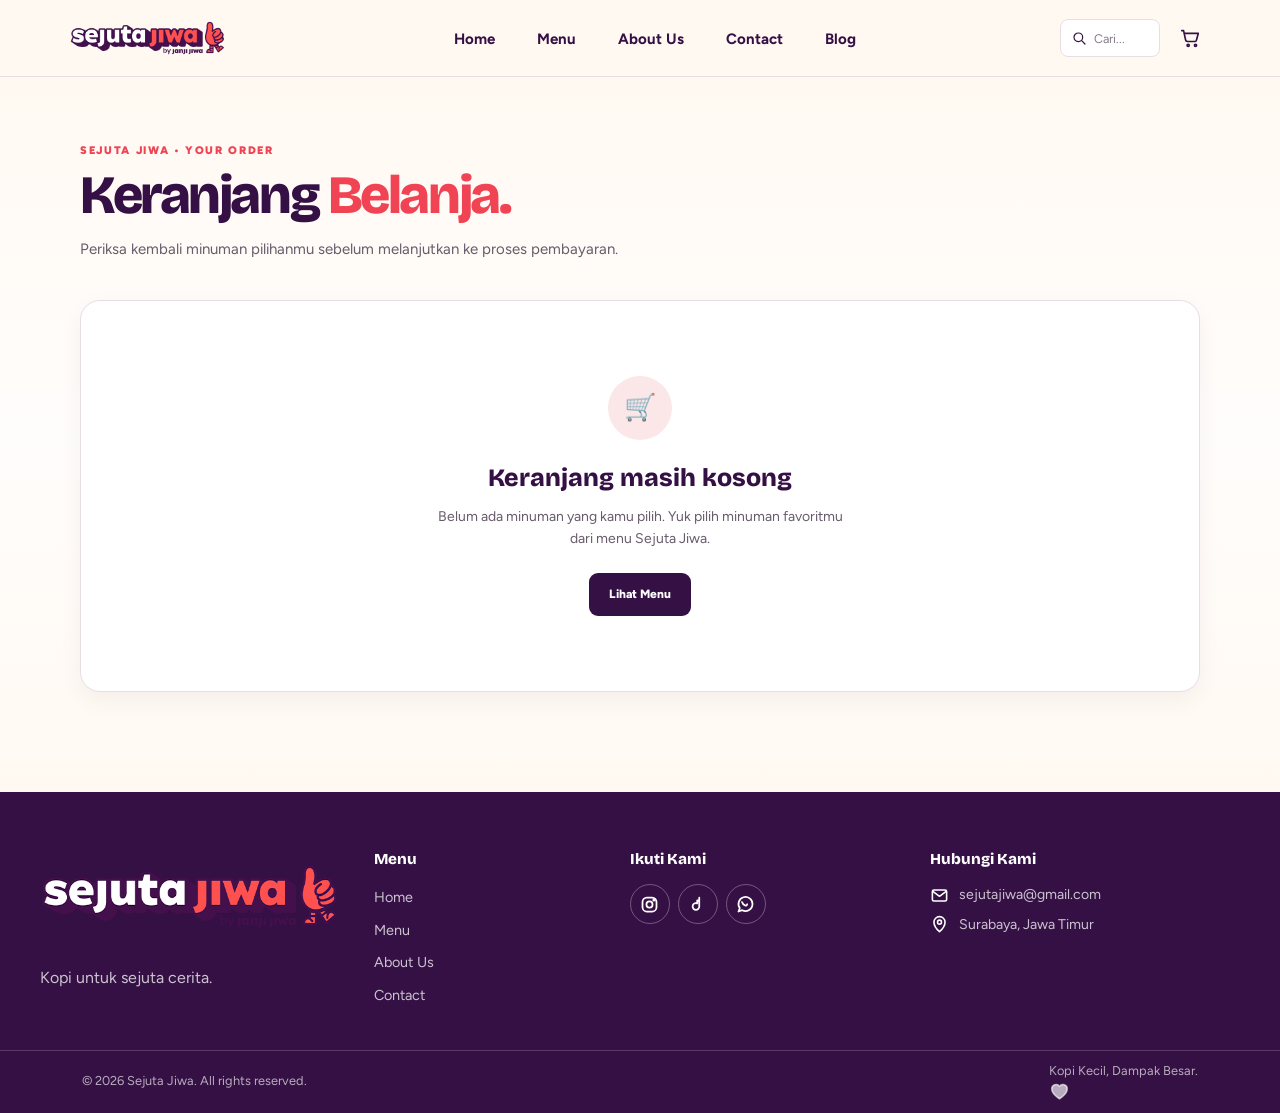
<file: keranjang.html>
<!DOCTYPE html>

<html lang="id">

<head>

    <meta charset="utf-8">

    <meta
        name="viewport"
        content="width=device-width, initial-scale=1"
    >

    <meta
        name="description"
        content="Sejuta Jiwa adalah brand kopi keliling dengan rasa yang enak, harga bersahabat, dan selalu dekat dengan kamu."
    >

    <title>
        Keranjang Belanja | Sejuta Jiwa    </title>


    <!-- GOOGLE FONT -->

    <link rel="preconnect" href="https://fonts.googleapis.com">

    <link
        rel="preconnect"
        href="https://fonts.gstatic.com"
        crossorigin
    >

    <link
        href="https://fonts.googleapis.com/css2?family=Bricolage+Grotesque:opsz,wght@12..96,600;12..96,700;12..96,800&family=Figtree:wght@400;500;600;700;800&display=swap"
        rel="stylesheet"
    >


    <!-- CSS -->

    <link
        rel="stylesheet"
        href="assets/css/style.css"
    >

</head>


<body>


<svg xmlns="http://www.w3.org/2000/svg" style="position:absolute;width:0;height:0;overflow:hidden" aria-hidden="true">
    <defs>
        <symbol id="i-arrow" viewBox="0 0 24 24"><path d="M5 12h13M13 6l6 6-6 6" fill="none" stroke="currentColor" stroke-width="2" stroke-linecap="round" stroke-linejoin="round"/></symbol>
        <symbol id="i-pin" viewBox="0 0 24 24"><path d="M12 21s7-6.2 7-12a7 7 0 1 0-14 0c0 5.8 7 12 7 12Z" fill="none" stroke="currentColor" stroke-width="2"/><circle cx="12" cy="9" r="2.5" fill="none" stroke="currentColor" stroke-width="2"/></symbol>
        <symbol id="i-smile" viewBox="0 0 24 24"><circle cx="12" cy="12" r="9" fill="none" stroke="currentColor" stroke-width="2"/><circle cx="9" cy="10" r="1" fill="currentColor"/><circle cx="15" cy="10" r="1" fill="currentColor"/><path d="M8 14c1.2 1.8 2.8 2.5 4 2.5s2.8-.7 4-2.5" fill="none" stroke="currentColor" stroke-width="2" stroke-linecap="round"/></symbol>
        <symbol id="i-heart" viewBox="0 0 24 24"><path d="M20.8 8.8c0 5-8.8 10.2-8.8 10.2S3.2 13.8 3.2 8.8A4.8 4.8 0 0 1 12 6.2a4.8 4.8 0 0 1 8.8 2.6Z" fill="none" stroke="currentColor" stroke-width="2" stroke-linejoin="round"/></symbol>
        <symbol id="i-heart-fill" viewBox="0 0 24 24"><path d="M12 20.3S3.2 15.1 3.2 8.8A4.8 4.8 0 0 1 12 6.2a4.8 4.8 0 0 1 8.8 2.6c0 6.3-8.8 11.5-8.8 11.5Z" fill="currentColor"/></symbol>
        <symbol id="i-users" viewBox="0 0 24 24"><circle cx="9" cy="9" r="3" fill="none" stroke="currentColor" stroke-width="2"/><circle cx="17" cy="10" r="2.5" fill="none" stroke="currentColor" stroke-width="2"/><path d="M3.5 19c.6-3.1 2.3-5 5.5-5s4.9 1.9 5.5 5M14 15.5c2.9-.3 5 .9 6 3.5" fill="none" stroke="currentColor" stroke-width="2" stroke-linecap="round"/></symbol>
        <symbol id="i-cup" viewBox="0 0 24 24"><path d="M5 6h12v8a5 5 0 0 1-5 5H10a5 5 0 0 1-5-5V6Z" fill="none" stroke="currentColor" stroke-width="2"/><path d="M17 9h1.5a3 3 0 0 1 0 6H17M8 3v2M12 3v2" fill="none" stroke="currentColor" stroke-width="2" stroke-linecap="round"/><path d="M4 21h14" fill="none" stroke="currentColor" stroke-width="2" stroke-linecap="round"/></symbol>
        <symbol id="i-menu" viewBox="0 0 24 24"><path d="M4 7h16M4 12h16M4 17h16" fill="none" stroke="currentColor" stroke-width="2" stroke-linecap="round"/></symbol>
        <symbol id="i-search" viewBox="0 0 24 24"><circle cx="10.5" cy="10.5" r="6" fill="none" stroke="currentColor" stroke-width="2"/><path d="m15 15 5 5" fill="none" stroke="currentColor" stroke-width="2" stroke-linecap="round"/></symbol>
        <symbol id="i-instagram" viewBox="0 0 24 24"><rect x="4" y="4" width="16" height="16" rx="5" fill="none" stroke="currentColor" stroke-width="2"/><circle cx="12" cy="12" r="3.5" fill="none" stroke="currentColor" stroke-width="2"/><circle cx="17.2" cy="6.8" r="1" fill="currentColor"/></symbol>
        <symbol id="i-tiktok" viewBox="0 0 24 24"><path d="M14 4v10.2a3.8 3.8 0 1 1-3.8-3.8c.5 0 1 .1 1.5.3V7.2c.8.2 1.5.5 2.3.8Z" fill="none" stroke="currentColor" stroke-width="2" stroke-linejoin="round"/></symbol>
        <symbol id="i-whatsapp" viewBox="0 0 24 24"><path d="M20 11.5a8 8 0 0 1-11.8 7L4 20l1.5-4A8 8 0 1 1 20 11.5Z" fill="none" stroke="currentColor" stroke-width="2"/><path d="M8 9.2c.5 2 2 3.5 4 4 .7.2 1.3-.1 1.6-.8l.3-.7" fill="none" stroke="currentColor" stroke-width="2" stroke-linecap="round"/></symbol>
        <symbol id="i-x" viewBox="0 0 24 24"><path d="M5 5l14 14M19 5 5 19" fill="none" stroke="currentColor" stroke-width="2" stroke-linecap="round"/></symbol>
        <symbol id="i-youtube" viewBox="0 0 24 24"><path d="M21 8.2a2.5 2.5 0 0 0-1.8-1.8C17.6 6 12 6 12 6s-5.6 0-7.2.4A2.5 2.5 0 0 0 3 8.2 26 26 0 0 0 2.7 12 26 26 0 0 0 3 15.8a2.5 2.5 0 0 0 1.8 1.8C6.4 18 12 18 12 18s5.6 0 7.2-.4a2.5 2.5 0 0 0 1.8-1.8 26 26 0 0 0 .3-3.8 26 26 0 0 0-.3-3.8Z" fill="none" stroke="currentColor" stroke-width="2"/><path d="m10 9 5 3-5 3V9Z" fill="currentColor"/></symbol>
        <symbol id="i-spotify" viewBox="0 0 24 24"><circle cx="12" cy="12" r="9" fill="none" stroke="currentColor" stroke-width="2"/><path d="M7 10c3.5-1 6.8-.7 10 .8M7.5 13c2.8-.7 5.4-.5 8 .6M8.5 16c2.1-.4 4-.2 5.9.5" fill="none" stroke="currentColor" stroke-width="2" stroke-linecap="round"/></symbol>
        <symbol id="i-mail" viewBox="0 0 24 24"><rect x="3" y="5" width="18" height="14" rx="2" fill="none" stroke="currentColor" stroke-width="2"/><path d="m4 7 8 6 8-6" fill="none" stroke="currentColor" stroke-width="2"/></symbol>
    </defs>
</svg>


<!-- =========================================================
     HEADER
========================================================= -->

<header class="site-header">

    <div class="wrap bar">


        <!-- =================================================
             LOGO
        ================================================== -->

        <a
            class="brand"
            href="index.html"
            aria-label="Sejuta Jiwa"
        >

            <img
                src="assets/img/logo-sejuta-jiwa.png"
                alt="Sejuta Jiwa"
                class="logo-img"
            >

        </a>



        <!-- =================================================
             NAVIGASI
        ================================================== -->

        <nav
            class="nav"
            id="nav"
            aria-label="Navigasi utama"
        >

            <ul>

                
                    <li>

                        <a
                            href="index.html"
                                                    >

                            Home
                        </a>

                    </li>

                
                    <li>

                        <a
                            href="menu.html"
                                                    >

                            Menu
                        </a>

                    </li>

                
                    <li>

                        <a
                            href="about.html"
                                                    >

                            About Us
                        </a>

                    </li>

                
                    <li>

                        <a
                            href="contact.html"
                                                    >

                            Contact
                        </a>

                    </li>

                
                    <li>

                        <a
                            href="blog.html"
                                                    >

                            Blog
                        </a>

                    </li>

                
            </ul>

        </nav>



        <!-- =================================================
             ACTION HEADER
        ================================================== -->

        <div class="actions">


            <!-- SEARCH -->

            <form
                class="header-search"
                action="menu.html"
                method="get"
                role="search"
            >

                <svg
                    class="search-icon"
                    viewBox="0 0 24 24"
                    aria-hidden="true"
                >

                    <circle
                        cx="11"
                        cy="11"
                        r="6.5"
                    />

                    <path
                        d="M16 16L21 21"
                    />

                </svg>


                <input
                    type="search"
                    name="search"
                    placeholder="Cari..."
                    aria-label="Cari produk"
                >

            </form>



            <!-- CART -->

            <a
                class="cart-button"
                href="keranjang.html"
                aria-label="Buka keranjang belanja"
            >

                <svg
                    class="cart-icon"
                    viewBox="0 0 24 24"
                    aria-hidden="true"
                >

                    <path
                        d="M3 4h2l2.2 10.2a2 2 0 0 0 2 1.6h7.9a2 2 0 0 0 1.9-1.4L21 7H6"
                    />

                    <circle
                        cx="10"
                        cy="20"
                        r="1.2"
                    />

                    <circle
                        cx="18"
                        cy="20"
                        r="1.2"
                    />

                </svg>


                <!-- JUMLAH PESANAN -->

                <span
                    class="badge"
                    id="orderCount"
                    hidden
                    aria-label="Jumlah pesanan"
                >
                    0
                </span>

            </a>



            <!-- HAMBURGER MOBILE -->

            <button
                class="burger"
                id="burger"
                type="button"
                aria-label="Buka menu"
                aria-expanded="false"
                aria-controls="nav"
            >

                <svg
                    class="icon"
                    aria-hidden="true"
                >

                    <use href="#i-menu"></use>

                </svg>

            </button>


        </div>

    </div>

</header>
<style>

/* =========================================================
   KERANJANG PAGE
========================================================= */

.cart-page {
    min-height: 70vh;
    padding: 65px 0 100px;
    background:
        linear-gradient(
            180deg,
            #FFF9F2 0%,
            #FFFDFC 50%,
            #FFF9F2 100%
        );
}


/* =========================================================
   CONTAINER
========================================================= */

.cart-container {
    width: min(1120px, calc(100% - 40px));
    margin: 0 auto;
}


/* =========================================================
   HEADING
========================================================= */

.cart-heading {
    margin-bottom: 38px;
}

.cart-eyebrow {
    display: block;
    margin-bottom: 9px;
    color: var(--red);
    font-size: 11px;
    font-weight: 900;
    letter-spacing: .15em;
    text-transform: uppercase;
}

.cart-heading h1 {
    margin: 0;
    color: var(--purple);
    font-family:
        'Bricolage Grotesque',
        sans-serif;
    font-size:
        clamp(38px, 5vw, 54px);
    line-height: 1;
    letter-spacing: -.045em;
    font-weight: 900;
}

.cart-heading h1 span {
    color: var(--red);
}

.cart-heading p {
    max-width: 600px;
    margin: 14px 0 0;
    color: var(--muted);
    font-size: 15px;
    line-height: 1.7;
}


/* =========================================================
   CART LAYOUT
========================================================= */

.cart-layout {
    display: grid;
    grid-template-columns:
        minmax(0, 1.55fr)
        minmax(320px, .8fr);
    gap: 35px;
    align-items: start;
}


/* =========================================================
   CART PRODUCTS
========================================================= */

.cart-products {
    background: #fff;
    border:
        1px solid var(--border);
    border-radius: 20px;
    box-shadow:
        0 8px 25px rgba(53,16,68,.05);
    overflow: hidden;
}


/* =========================================================
   CART TABLE HEAD
========================================================= */

.cart-table-head {
    display: grid;
    grid-template-columns:
        minmax(240px, 1.8fr)
        .7fr
        .8fr
        .8fr
        45px;
    gap: 15px;
    padding:
        17px 22px;
    border-bottom:
        1px solid var(--border);
    background:
        #FFFCF9;
    color:
        #8A7D8C;
    font-size: 10px;
    font-weight: 900;
    letter-spacing: .08em;
    text-transform: uppercase;
}


/* =========================================================
   CART ITEM
========================================================= */

.cart-item {
    display: grid;
    grid-template-columns:
        minmax(240px, 1.8fr)
        .7fr
        .8fr
        .8fr
        45px;
    gap: 15px;
    align-items: center;
    padding:
        20px 22px;
    border-bottom:
        1px solid #F0E7EC;
}

.cart-item:last-child {
    border-bottom: 0;
}


/* =========================================================
   PRODUCT
========================================================= */

.cart-product {
    display: flex;
    align-items: center;
    gap: 14px;
    min-width: 0;
}

.cart-product-image {
    width: 62px;
    height: 62px;
    flex: 0 0 62px;
    overflow: hidden;
    border-radius: 12px;
    background:
        linear-gradient(
            145deg,
            #F9EEE8,
            #FFF9F2
        );
    border:
        1px solid var(--border);
}

.cart-product-image img {
    width: 100%;
    height: 100%;
    display: block;
    object-fit: contain;
}

.cart-product-info {
    min-width: 0;
}

.cart-product-info strong {
    display: block;
    margin-bottom: 4px;
    color: var(--purple);
    font-family:
        'Bricolage Grotesque',
        sans-serif;
    font-size: 15px;
    line-height: 1.25;
}

.cart-product-info span {
    display: block;
    color: var(--muted);
    font-size: 11px;
}


/* =========================================================
   PRICE
========================================================= */

.cart-item-price {
    color: var(--purple);
    font-size: 13px;
    font-weight: 700;
}


/* =========================================================
   QUANTITY
========================================================= */

.cart-quantity {
    display: inline-flex;
    align-items: center;
    width: fit-content;
    overflow: hidden;
    border:
        1px solid var(--border);
    border-radius: 8px;
    background: #fff;
}

.cart-quantity button {
    width: 30px;
    height: 32px;
    padding: 0;
    border: 0;
    background: transparent;
    color: var(--purple);
    font-size: 15px;
    font-weight: 700;
    cursor: pointer;
    transition:
        background .2s ease;
}

.cart-quantity button:hover {
    background: var(--cream-soft);
}

.cart-quantity span {
    width: 32px;
    text-align: center;
    color: var(--purple);
    font-size: 12px;
    font-weight: 800;
}


/* =========================================================
   ITEM TOTAL
========================================================= */

.cart-item-total {
    color: var(--purple);
    font-size: 14px;
    font-weight: 900;
}


/* =========================================================
   DELETE BUTTON
========================================================= */

.cart-delete {
    width: 34px;
    height: 34px;
    display: flex;
    align-items: center;
    justify-content: center;
    border: 0;
    border-radius: 8px;
    background: transparent;
    color: #8A7D8C;
    cursor: pointer;
    transition:
        background .2s ease,
        color .2s ease;
}

.cart-delete:hover {
    background: var(--pink-soft);
    color: var(--red);
}

.cart-delete svg {
    width: 17px;
    height: 17px;
    fill: none;
    stroke: currentColor;
    stroke-width: 1.8;
    stroke-linecap: round;
    stroke-linejoin: round;
}


/* =========================================================
   PROMO
========================================================= */

.cart-promo {
    padding:
        22px;
    border-top:
        1px solid var(--border);
    background:
        #FFFCF9;
}

.cart-promo label {
    display: block;
    margin-bottom: 9px;
    color: var(--purple);
    font-size: 12px;
    font-weight: 800;
}

.cart-promo-row {
    display: flex;
    gap: 10px;
}

.cart-promo input {
    flex: 1;
    min-width: 0;
    height: 40px;
    padding:
        0 13px;
    border:
        1px solid var(--border);
    border-radius: 8px;
    outline: none;
    background: #fff;
    color: var(--purple);
    font-family: inherit;
    font-size: 12px;
    transition:
        border-color .2s ease;
}

.cart-promo input:focus {
    border-color: var(--purple);
}

.cart-promo input::placeholder {
    color: #A69BA8;
}

.cart-promo button {
    min-width: 82px;
    height: 40px;
    padding:
        0 15px;
    border: 0;
    border-radius: 8px;
    background: var(--purple);
    color: #fff;
    font-size: 11px;
    font-weight: 800;
    cursor: pointer;
    transition:
        background .2s ease,
        transform .2s ease;
}

.cart-promo button:hover {
    background: var(--red);
    transform: translateY(-1px);
}


/* =========================================================
   SUMMARY
========================================================= */

.cart-summary {
    position: sticky;
    top: 100px;
    padding: 25px;
    background: #fff;
    border:
        1px solid var(--border);
    border-radius: 20px;
    box-shadow:
        0 8px 25px rgba(53,16,68,.05);
}

.cart-summary h2 {
    margin: 0 0 25px;
    color: var(--purple);
    font-family:
        'Bricolage Grotesque',
        sans-serif;
    font-size: 21px;
    font-weight: 900;
}


/* =========================================================
   SUMMARY ROW
========================================================= */

.summary-row {
    display: flex;
    align-items: center;
    justify-content: space-between;
    gap: 20px;
    margin-bottom: 15px;
    color: var(--muted);
    font-size: 13px;
}

.summary-row strong {
    color: var(--purple);
    font-weight: 800;
}


/* =========================================================
   DIVIDER
========================================================= */

.summary-divider {
    height: 1px;
    margin:
        20px 0;
    background:
        var(--border);
}


/* =========================================================
   TOTAL
========================================================= */

.summary-total {
    display: flex;
    align-items: center;
    justify-content: space-between;
    gap: 20px;
    margin-bottom: 22px;
}

.summary-total span {
    color: var(--purple);
    font-size: 14px;
    font-weight: 900;
}

.summary-total strong {
    color: var(--purple);
    font-family:
        'Bricolage Grotesque',
        sans-serif;
    font-size: 23px;
    font-weight: 900;
}


/* =========================================================
   CHECKOUT BUTTON
========================================================= */

.cart-checkout {
    width: 100%;
    min-height: 48px;
    display: flex;
    align-items: center;
    justify-content: center;
    gap: 10px;
    border: 0;
    border-radius: 10px;
    background: var(--purple);
    color: #fff;
    text-decoration: none;
    font-size: 13px;
    font-weight: 800;
    cursor: pointer;
    transition:
        background .2s ease,
        transform .2s ease,
        box-shadow .2s ease;
}

.cart-checkout:hover {
    background: var(--red);
    transform: translateY(-2px);
    box-shadow:
        0 8px 20px rgba(240,68,85,.18);
}

.cart-checkout svg {
    width: 17px;
    height: 17px;
    fill: none;
    stroke: currentColor;
    stroke-width: 1.8;
    stroke-linecap: round;
    stroke-linejoin: round;
}


/* =========================================================
   EMPTY CART
========================================================= */

.cart-empty {
    padding:
        75px 30px;
    text-align: center;
    background: #fff;
    border:
        1px solid var(--border);
    border-radius: 20px;
    box-shadow:
        0 8px 25px rgba(53,16,68,.05);
}

.cart-empty-icon {
    width: 64px;
    height: 64px;
    display: flex;
    align-items: center;
    justify-content: center;
    margin:
        0 auto 18px;
    border-radius: 50%;
    background: var(--pink-soft);
    color: var(--purple);
    font-size: 26px;
}

.cart-empty h2 {
    margin: 0 0 8px;
    color: var(--purple);
    font-family:
        'Bricolage Grotesque',
        sans-serif;
    font-size: 25px;
    font-weight: 900;
}

.cart-empty p {
    max-width: 430px;
    margin:
        0 auto 22px;
    color: var(--muted);
    font-size: 14px;
    line-height: 1.6;
}

.cart-empty a {
    display: inline-flex;
    align-items: center;
    justify-content: center;
    min-height: 43px;
    padding:
        0 20px;
    border-radius: 9px;
    background: var(--purple);
    color: #fff;
    text-decoration: none;
    font-size: 12px;
    font-weight: 800;
    transition:
        background .2s ease,
        transform .2s ease;
}

.cart-empty a:hover {
    background: var(--red);
    transform: translateY(-2px);
}


/* =========================================================
   RESPONSIVE
========================================================= */

@media (max-width: 900px) {

    .cart-layout {
        grid-template-columns: 1fr;
    }

    .cart-summary {
        position: static;
    }

}


@media (max-width: 700px) {

    .cart-container {
        width:
            min(100% - 30px, 1120px);
    }

    .cart-page {
        padding:
            50px 0 75px;
    }

    .cart-table-head {
        display: none;
    }

    .cart-item {
        grid-template-columns:
            1fr auto;
        gap: 14px;
        padding:
            18px;
    }

    .cart-product {
        grid-column: 1 / -1;
    }

    .cart-item-price {
        grid-column: 1;
    }

    .cart-quantity {
        grid-column: 2;
        grid-row: 2;
    }

    .cart-item-total {
        grid-column: 1;
    }

    .cart-delete {
        grid-column: 2;
        grid-row: 3;
        justify-self: end;
    }

}


@media (max-width: 480px) {

    .cart-container {
        width:
            min(100% - 24px, 1120px);
    }

    .cart-heading h1 {
        font-size: 40px;
    }

    .cart-summary {
        padding: 20px;
    }

    .cart-promo-row {
        flex-direction: column;
    }

    .cart-promo button {
        width: 100%;
    }

}

</style>


<main class="cart-page">

    <div class="cart-container">

        <div class="cart-heading">

            <span class="cart-eyebrow">
                Sejuta Jiwa • Your Order
            </span>

            <h1>
                Keranjang <span>Belanja.</span>
            </h1>

            <p>
                Periksa kembali minuman pilihanmu sebelum
                melanjutkan ke proses pembayaran.
            </p>

        </div>


        <div id="cartContent">

            <!--
                Isi keranjang akan dibuat oleh JavaScript.
            -->

        </div>

    </div>

</main>


<script>

document.addEventListener(
    'DOMContentLoaded',
    function () {


        /* =====================================================
           ELEMENT
        ===================================================== */

        const cartContent =
            document.getElementById('cartContent');


        /* =====================================================
           AMBIL DATA KERANJANG
        ===================================================== */

        function getOrders() {

            try {

                return JSON.parse(
                    localStorage.getItem(
                        'sejutaJiwaOrders'
                    )
                ) || [];

            } catch (error) {

                return [];

            }

        }


        /* =====================================================
           SIMPAN DATA KERANJANG
        ===================================================== */

        function saveOrders(orders) {

            localStorage.setItem(
                'sejutaJiwaOrders',
                JSON.stringify(orders)
            );

        }


        /* =====================================================
           UPDATE BADGE HEADER
        ===================================================== */

        function updateCartBadge(orders) {

            const badge =
                document.getElementById(
                    'orderCount'
                );


            if (!badge) {
                return;
            }


            /*
             * Badge menghitung TOTAL ITEM,
             * termasuk quantity.
             */

            badge.textContent =
                orders.length;

            badge.hidden =
                orders.length === 0;

        }


        /* =====================================================
           FORMAT RUPIAH
        ===================================================== */

        function rupiah(value) {

            return 'Rp' +
                Number(value).toLocaleString(
                    'id-ID'
                );

        }


        /* =====================================================
           GROUP PRODUK
        ===================================================== */

        function groupOrders(orders) {

            const grouped = [];


            orders.forEach(
                function (order) {

                    const existing =
                        grouped.find(
                            function (item) {

                                return (
                                    item.name ===
                                    order.name
                                    &&
                                    Number(item.price) ===
                                    Number(order.price)
                                    &&
                                    item.image ===
                                    order.image
                                );

                            }
                        );


                    if (existing) {

                        /*
                         * Kalau produk yang sama
                         * ditemukan, quantity ditambah.
                         */

                        existing.quantity++;

                    } else {

                        /*
                         * Produk baru dimasukkan
                         * dengan quantity 1.
                         */

                        grouped.push({

                            name:
                                order.name,

                            price:
                                Number(order.price),

                            image:
                                order.image,

                            quantity: 1

                        });

                    }

                }
            );


            return grouped;

        }


        /* =====================================================
           RENDER KERANJANG
        ===================================================== */

        function renderCart() {

            const orders =
                getOrders();


            updateCartBadge(
                orders
            );


            if (orders.length === 0) {

                cartContent.innerHTML = `

                    <div class="cart-empty">

                        <div class="cart-empty-icon">
                            🛒
                        </div>

                        <h2>
                            Keranjang masih kosong
                        </h2>

                        <p>
                            Belum ada minuman yang kamu pilih.
                            Yuk pilih minuman favoritmu dari
                            menu Sejuta Jiwa.
                        </p>

                        <a href="menu.html">
                            Lihat Menu
                        </a>

                    </div>

                `;

                return;

            }


            const grouped =
                groupOrders(
                    orders
                );


            let subtotal = 0;


            grouped.forEach(
                function (item) {

                    subtotal +=
                        item.price *
                        item.quantity;

                }
            );


            /*
             * TIDAK ADA ONGKOS KIRIM.
             *
             * Total pembayaran langsung
             * sama dengan subtotal.
             */

            const total =
                subtotal;


            let productsHTML = '';


            grouped.forEach(
                function (item, index) {

                    const itemTotal =
                        item.price *
                        item.quantity;


                    productsHTML += `

                        <article
                            class="cart-item"
                            data-index="${index}"
                        >

                            <div class="cart-product">

                                <div class="cart-product-image">

                                    <img
                                        src="${escapeHTML(item.image)}"
                                        alt="${escapeHTML(item.name)}"
                                    >

                                </div>


                                <div class="cart-product-info">

                                    <strong>
                                        ${escapeHTML(item.name)}
                                    </strong>

                                    <span>
                                        Sejuta Jiwa
                                    </span>

                                </div>

                            </div>


                            <div class="cart-item-price">
                                ${rupiah(item.price)}
                            </div>


                            <div class="cart-quantity">

                                <button
                                    type="button"
                                    class="quantity-minus"
                                    data-index="${index}"
                                    aria-label="Kurangi jumlah"
                                >
                                    −
                                </button>

                                <span>
                                    ${item.quantity}
                                </span>

                                <button
                                    type="button"
                                    class="quantity-plus"
                                    data-index="${index}"
                                    aria-label="Tambah jumlah"
                                >
                                    +
                                </button>

                            </div>


                            <div class="cart-item-total">
                                ${rupiah(itemTotal)}
                            </div>


                            <button
                                type="button"
                                class="cart-delete"
                                data-index="${index}"
                                aria-label="Hapus ${escapeHTML(item.name)}"
                            >

                                <svg
                                    viewBox="0 0 24 24"
                                    aria-hidden="true"
                                >

                                    <path d="M4 7h16"/>
                                    <path d="M10 11v6"/>
                                    <path d="M14 11v6"/>
                                    <path d="M6 7l1 13h10l1-13"/>
                                    <path d="M9 7V4h6v3"/>

                                </svg>

                            </button>

                        </article>

                    `;

                }
            );


            cartContent.innerHTML = `

                <div class="cart-layout">

                    <section class="cart-products">

                        <div class="cart-table-head">

                            <span>
                                Produk
                            </span>

                            <span>
                                Harga
                            </span>

                            <span>
                                Jumlah
                            </span>

                            <span>
                                Total
                            </span>

                            <span></span>

                        </div>


                        ${productsHTML}


                        <div class="cart-promo">

                            <label for="promoCode">
                                Kode Promo
                            </label>

                            <div class="cart-promo-row">

                                <input
                                    type="text"
                                    id="promoCode"
                                    placeholder="Masukkan kode promo"
                                    autocomplete="off"
                                >

                                <button
                                    type="button"
                                    id="promoButton"
                                >
                                    Gunakan
                                </button>

                            </div>

                        </div>

                    </section>


                    <aside class="cart-summary">

                        <h2>
                            Ringkasan Belanja
                        </h2>


                        <div class="summary-row">

                            <span>
                                Subtotal
                            </span>

                            <strong id="subtotal">
                                ${rupiah(subtotal)}
                            </strong>

                        </div>


                        <div class="summary-divider"></div>


                        <div class="summary-total">

                            <span>
                                Total Pembayaran
                            </span>

                            <strong id="grandTotal">
                                ${rupiah(total)}
                            </strong>

                        </div>


                        <a
                            href="pembayaran.html"
                            class="cart-checkout"
                            id="checkoutButton"
                        >

                            Lanjut ke Pembayaran

                            <svg
                                viewBox="0 0 24 24"
                                aria-hidden="true"
                            >

                                <path d="M5 12h14"/>
                                <path d="M13 6l6 6-6 6"/>

                            </svg>

                        </a>

                    </aside>

                </div>

            `;


            attachCartEvents(
                grouped
            );

        }


        /* =====================================================
           ESCAPE HTML
        ===================================================== */

        function escapeHTML(value) {

            return String(value)
                .replace(
                    /&/g,
                    '&amp;'
                )
                .replace(
                    /</g,
                    '&lt;'
                )
                .replace(
                    />/g,
                    '&gt;'
                )
                .replace(
                    /"/g,
                    '&quot;'
                )
                .replace(
                    /'/g,
                    '&#039;'
                );

        }


        /* =====================================================
           UPDATE JUMLAH PRODUK
        ===================================================== */

        function updateQuantity(
            grouped,
            index,
            change
        ) {

            const selected =
                grouped[index];


            if (!selected) {
                return;
            }


            let newQuantity =
                selected.quantity +
                change;


            if (newQuantity < 1) {

                newQuantity = 1;

            }


            const orders =
                getOrders();


            /*
             * Hapus semua data produk yang
             * sedang diubah.
             */

            const filtered =
                orders.filter(
                    function (order) {

                        return !(
                            order.name ===
                            selected.name
                            &&
                            Number(order.price) ===
                            Number(selected.price)
                            &&
                            order.image ===
                            selected.image
                        );

                    }
                );


            /*
             * Masukkan kembali sesuai
             * quantity terbaru.
             */

            for (
                let i = 0;
                i < newQuantity;
                i++
            ) {

                filtered.push({

                    name:
                        selected.name,

                    price:
                        selected.price,

                    image:
                        selected.image

                });

            }


            saveOrders(
                filtered
            );


            renderCart();

        }


        /* =====================================================
           HAPUS PRODUK
        ===================================================== */

        function deleteProduct(
            grouped,
            index
        ) {

            const selected =
                grouped[index];


            if (!selected) {
                return;
            }


            const orders =
                getOrders();


            const filtered =
                orders.filter(
                    function (order) {

                        return !(
                            order.name ===
                            selected.name
                            &&
                            Number(order.price) ===
                            Number(selected.price)
                            &&
                            order.image ===
                            selected.image
                        );

                    }
                );


            saveOrders(
                filtered
            );


            renderCart();

        }


        /* =====================================================
           EVENT KERANJANG
        ===================================================== */

        function attachCartEvents(
            grouped
        ) {


            const minusButtons =
                document.querySelectorAll(
                    '.quantity-minus'
                );


            minusButtons.forEach(
                function (button) {

                    button.addEventListener(
                        'click',
                        function () {

                            updateQuantity(
                                grouped,
                                Number(
                                    button.dataset.index
                                ),
                                -1
                            );

                        }
                    );

                }
            );


            const plusButtons =
                document.querySelectorAll(
                    '.quantity-plus'
                );


            plusButtons.forEach(
                function (button) {

                    button.addEventListener(
                        'click',
                        function () {

                            updateQuantity(
                                grouped,
                                Number(
                                    button.dataset.index
                                ),
                                1
                            );

                        }
                    );

                }
            );


            const deleteButtons =
                document.querySelectorAll(
                    '.cart-delete'
                );


            deleteButtons.forEach(
                function (button) {

                    button.addEventListener(
                        'click',
                        function () {

                            deleteProduct(
                                grouped,
                                Number(
                                    button.dataset.index
                                )
                            );

                        }
                    );

                }
            );


            /* =================================================
               PROMO
            ================================================= */

            const promoButton =
                document.getElementById(
                    'promoButton'
                );


            if (promoButton) {

                promoButton.addEventListener(
                    'click',
                    function () {

                        const promoInput =
                            document.getElementById(
                                'promoCode'
                            );


                        const code =
                            promoInput.value
                                .trim()
                                .toUpperCase();


                        if (code === '') {

                            alert(
                                'Silakan masukkan kode promo terlebih dahulu.'
                            );

                            return;

                        }


                        alert(
                            'Kode promo "' +
                            code +
                            '" belum tersedia.'
                        );

                    }
                );

            }


            /* =================================================
               CHECKOUT
            ================================================= */

            const checkoutButton =
                document.getElementById(
                    'checkoutButton'
                );


            if (checkoutButton) {

                checkoutButton.addEventListener(
                    'click',
                    function (event) {

                        if (
                            getOrders().length === 0
                        ) {

                            event.preventDefault();

                            alert(
                                'Keranjang kamu masih kosong.'
                            );

                        }

                    }
                );

            }

        }


        /* =====================================================
           JALANKAN
        ===================================================== */

        renderCart();

    }
);

</script>


<footer class="site-footer">
    <div class="wrap foot">

        <!-- BRAND -->
        <div class="footer-brand">
            <a class="brand" href="index.html" aria-label="Sejuta Jiwa">
                <img 
                    src="assets/img/logo-sejuta-jiwa.png" 
                    alt="Sejuta Jiwa" 
                    class="footer-logo"
                >
            </a>

            <p class="tag">
                Kopi untuk sejuta cerita.
            </p>
        </div>


        <!-- MENU -->
        <div>
            <h4>Menu</h4>

            <ul>
                <li>
                    <a href="index.html">Home</a>
                </li>

                <li>
                    <a href="menu.html">Menu</a>
                </li>

                <li>
                    <a href="about.html">About Us</a>
                </li>

                <li>
                    <a href="contact.html">Contact</a>
                </li>
            </ul>
        </div>


        <!-- SOCIAL MEDIA -->
        <div>
            <h4>Ikuti Kami</h4>

            <div class="socials">

                <!-- Instagram -->
                <a 
                    href="https://www.instagram.com/anakpapa_g/"    
                    aria-label="Instagram"
                    target="_blank"
                    rel="noopener noreferrer"
                >
                    <svg class="icon" aria-hidden="true">
                        <use href="#i-instagram"></use>
                    </svg>
                </a>


                <!-- TikTok -->
                <a 
                    href="https://www.tiktok.com/kopisejutajiwa"
                    aria-label="TikTok"
                    target="_blank"
                    rel="noopener noreferrer"
                >
                    <svg class="icon" aria-hidden="true">
                        <use href="#i-tiktok"></use>
                    </svg>
                </a>


                <!-- WhatsApp -->
                <a 
                    href="https://wa.me/6289666377907"
                    aria-label="WhatsApp"
                    target="_blank"
                    rel="noopener noreferrer"
                >
                    <svg class="icon" aria-hidden="true">
                        <use href="#i-whatsapp"></use>
                    </svg>
                </a>

            </div>
        </div>


        <!-- CONTACT -->
        <div>
            <h4>Hubungi Kami</h4>

            <ul class="contact-list">

                <li>
                    <svg class="icon" aria-hidden="true">
                        <use href="#i-mail"></use>
                    </svg>

                    <span>
                        sejutajiwa@gmail.com
                    </span>
                </li>


                <li>
                    <svg class="icon" aria-hidden="true">
                        <use href="#i-pin"></use>
                    </svg>

                    <span>
                        Surabaya, Jawa Timur
                    </span>
                </li>

            </ul>
        </div>

    </div>


    <!-- COPYRIGHT -->
    <div class="copy">
        <div class="wrap">

            <span>
                &copy; 2026 Sejuta Jiwa.
                All rights reserved.
            </span>

            <span>
                Kopi Kecil, Dampak Besar.

                <svg 
                    class="icon" 
                    aria-hidden="true"
                >
                    <use href="#i-heart-fill"></use>
                </svg>
            </span>

        </div>
    </div>

</footer>


<!-- TOAST -->
<div 
    class="toast" 
    id="toast" 
    role="status" 
    aria-live="polite"
></div>


<!-- JAVASCRIPT -->
<script src="assets/js/main.js"></script>

</body>
</html>
</file>
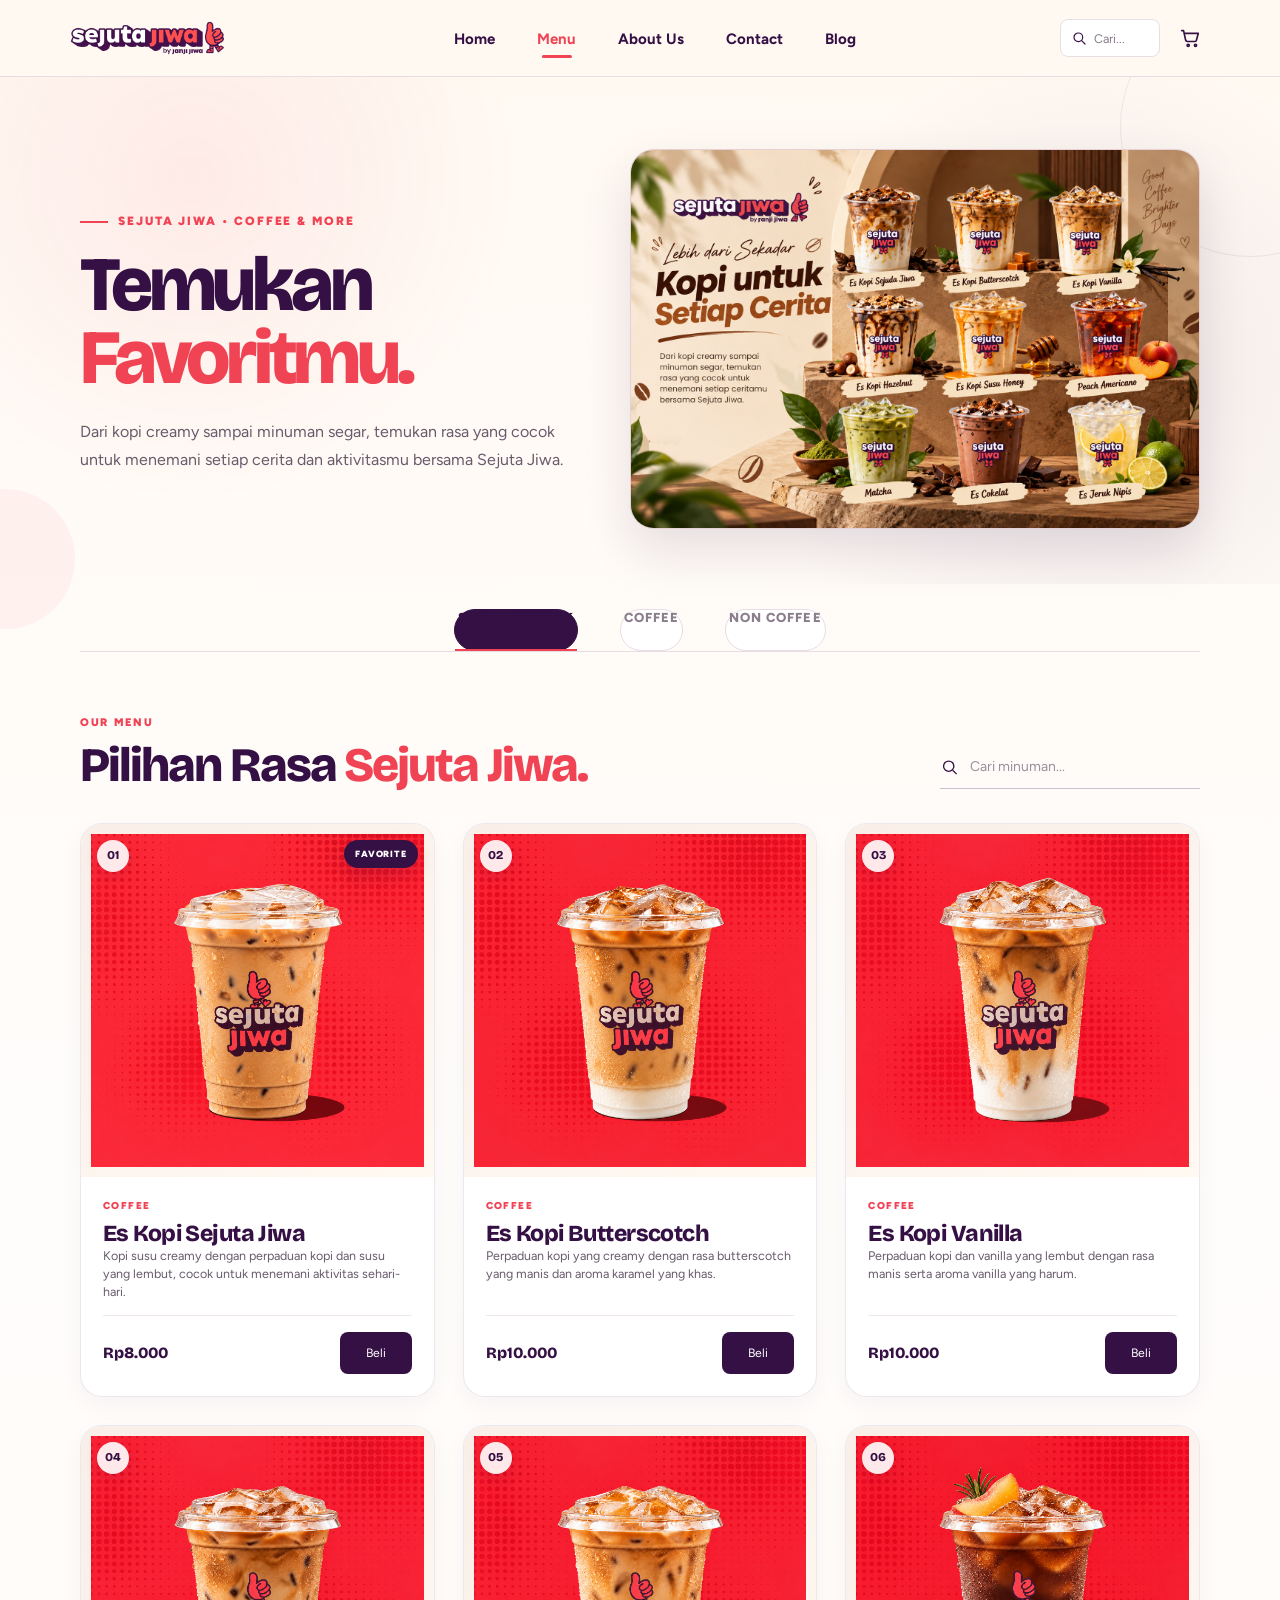
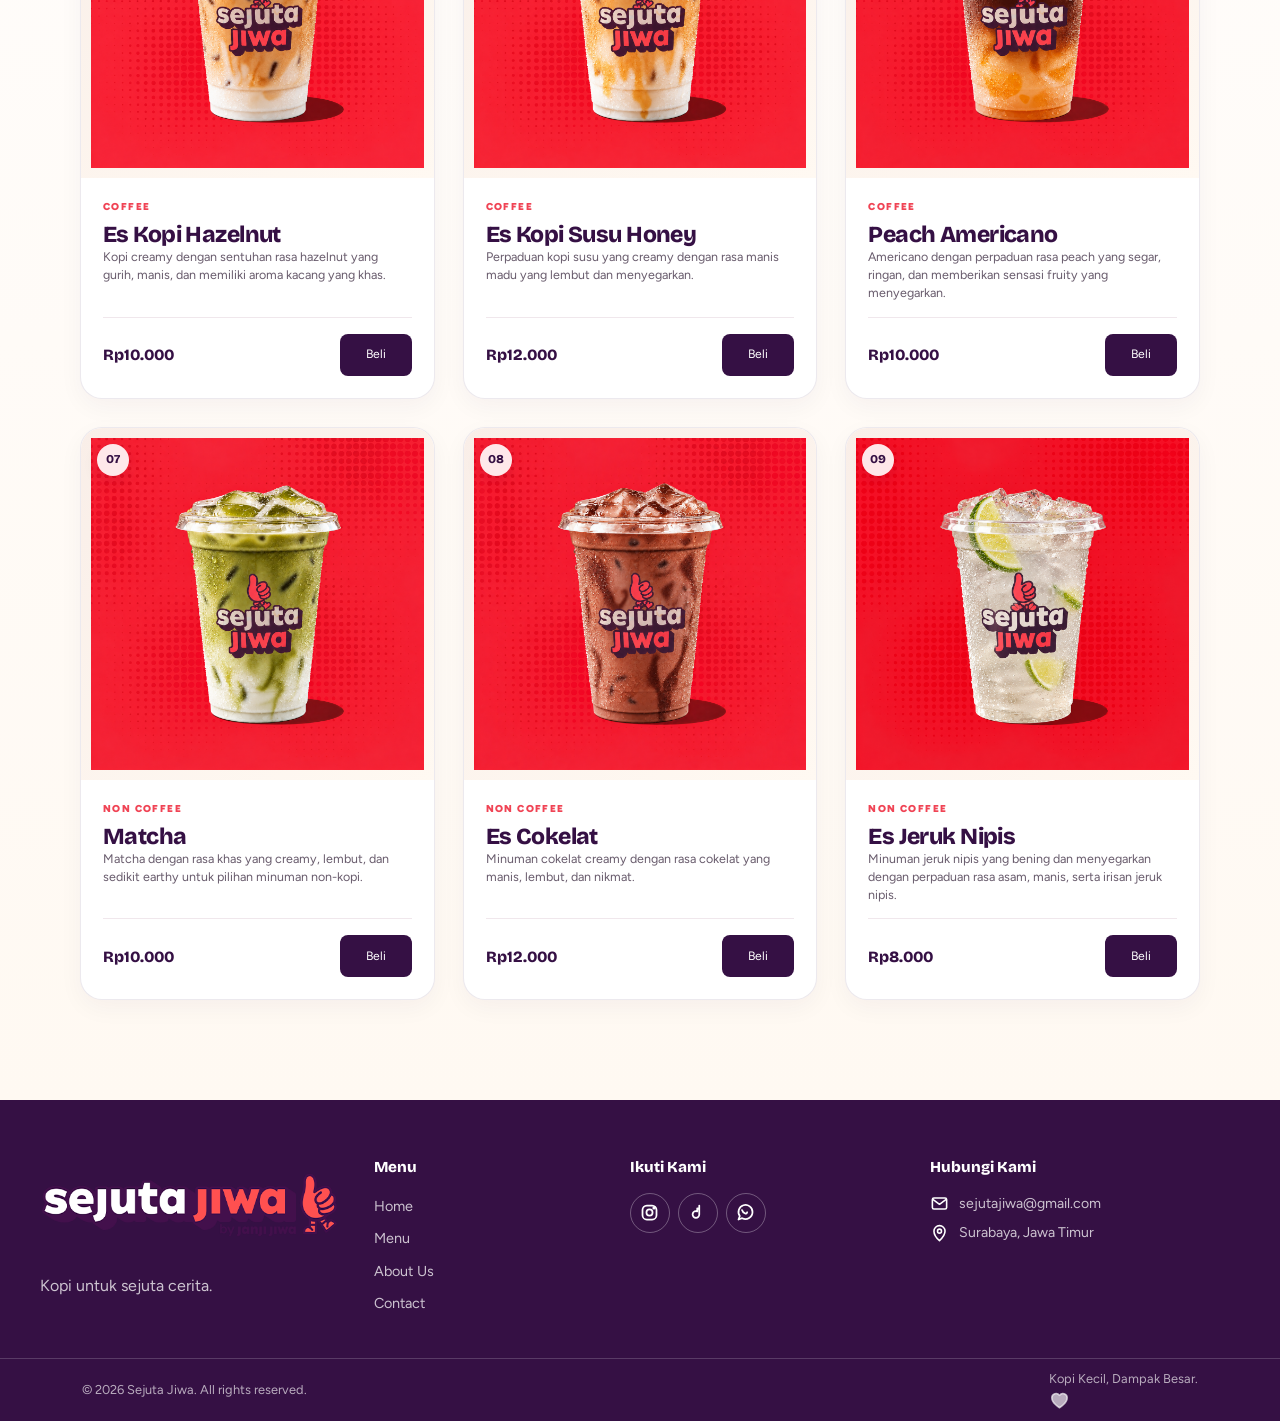
<file: menu.html>
<!DOCTYPE html>

<html lang="id">
<head>
<meta charset="utf-8"/>
<meta content="width=device-width, initial-scale=1" name="viewport"/>
<meta content="Sejuta Jiwa adalah brand kopi keliling dengan rasa yang enak, harga bersahabat, dan selalu dekat dengan kamu." name="description"/>
<title>
        Menu | Sejuta Jiwa    </title>
<!-- GOOGLE FONT -->
<link href="https://fonts.googleapis.com" rel="preconnect"/>
<link crossorigin="" href="https://fonts.gstatic.com" rel="preconnect"/>
<link href="https://fonts.googleapis.com/css2?family=Bricolage+Grotesque:opsz,wght@12..96,600;12..96,700;12..96,800&amp;family=Figtree:wght@400;500;600;700;800&amp;display=swap" rel="stylesheet"/>
<!-- CSS -->
<link href="assets/css/style.css" rel="stylesheet"/>
</head>
<body>
<svg aria-hidden="true" style="position:absolute;width:0;height:0;overflow:hidden" xmlns="http://www.w3.org/2000/svg">
<defs>
<symbol id="i-arrow" viewbox="0 0 24 24"><path d="M5 12h13M13 6l6 6-6 6" fill="none" stroke="currentColor" stroke-linecap="round" stroke-linejoin="round" stroke-width="2"></path></symbol>
<symbol id="i-pin" viewbox="0 0 24 24"><path d="M12 21s7-6.2 7-12a7 7 0 1 0-14 0c0 5.8 7 12 7 12Z" fill="none" stroke="currentColor" stroke-width="2"></path><circle cx="12" cy="9" fill="none" r="2.5" stroke="currentColor" stroke-width="2"></circle></symbol>
<symbol id="i-smile" viewbox="0 0 24 24"><circle cx="12" cy="12" fill="none" r="9" stroke="currentColor" stroke-width="2"></circle><circle cx="9" cy="10" fill="currentColor" r="1"></circle><circle cx="15" cy="10" fill="currentColor" r="1"></circle><path d="M8 14c1.2 1.8 2.8 2.5 4 2.5s2.8-.7 4-2.5" fill="none" stroke="currentColor" stroke-linecap="round" stroke-width="2"></path></symbol>
<symbol id="i-heart" viewbox="0 0 24 24"><path d="M20.8 8.8c0 5-8.8 10.2-8.8 10.2S3.2 13.8 3.2 8.8A4.8 4.8 0 0 1 12 6.2a4.8 4.8 0 0 1 8.8 2.6Z" fill="none" stroke="currentColor" stroke-linejoin="round" stroke-width="2"></path></symbol>
<symbol id="i-heart-fill" viewbox="0 0 24 24"><path d="M12 20.3S3.2 15.1 3.2 8.8A4.8 4.8 0 0 1 12 6.2a4.8 4.8 0 0 1 8.8 2.6c0 6.3-8.8 11.5-8.8 11.5Z" fill="currentColor"></path></symbol>
<symbol id="i-users" viewbox="0 0 24 24"><circle cx="9" cy="9" fill="none" r="3" stroke="currentColor" stroke-width="2"></circle><circle cx="17" cy="10" fill="none" r="2.5" stroke="currentColor" stroke-width="2"></circle><path d="M3.5 19c.6-3.1 2.3-5 5.5-5s4.9 1.9 5.5 5M14 15.5c2.9-.3 5 .9 6 3.5" fill="none" stroke="currentColor" stroke-linecap="round" stroke-width="2"></path></symbol>
<symbol id="i-cup" viewbox="0 0 24 24"><path d="M5 6h12v8a5 5 0 0 1-5 5H10a5 5 0 0 1-5-5V6Z" fill="none" stroke="currentColor" stroke-width="2"></path><path d="M17 9h1.5a3 3 0 0 1 0 6H17M8 3v2M12 3v2" fill="none" stroke="currentColor" stroke-linecap="round" stroke-width="2"></path><path d="M4 21h14" fill="none" stroke="currentColor" stroke-linecap="round" stroke-width="2"></path></symbol>
<symbol id="i-menu" viewbox="0 0 24 24"><path d="M4 7h16M4 12h16M4 17h16" fill="none" stroke="currentColor" stroke-linecap="round" stroke-width="2"></path></symbol>
<symbol id="i-search" viewbox="0 0 24 24"><circle cx="10.5" cy="10.5" fill="none" r="6" stroke="currentColor" stroke-width="2"></circle><path d="m15 15 5 5" fill="none" stroke="currentColor" stroke-linecap="round" stroke-width="2"></path></symbol>
<symbol id="i-instagram" viewbox="0 0 24 24"><rect fill="none" height="16" rx="5" stroke="currentColor" stroke-width="2" width="16" x="4" y="4"></rect><circle cx="12" cy="12" fill="none" r="3.5" stroke="currentColor" stroke-width="2"></circle><circle cx="17.2" cy="6.8" fill="currentColor" r="1"></circle></symbol>
<symbol id="i-tiktok" viewbox="0 0 24 24"><path d="M14 4v10.2a3.8 3.8 0 1 1-3.8-3.8c.5 0 1 .1 1.5.3V7.2c.8.2 1.5.5 2.3.8Z" fill="none" stroke="currentColor" stroke-linejoin="round" stroke-width="2"></path></symbol>
<symbol id="i-whatsapp" viewbox="0 0 24 24"><path d="M20 11.5a8 8 0 0 1-11.8 7L4 20l1.5-4A8 8 0 1 1 20 11.5Z" fill="none" stroke="currentColor" stroke-width="2"></path><path d="M8 9.2c.5 2 2 3.5 4 4 .7.2 1.3-.1 1.6-.8l.3-.7" fill="none" stroke="currentColor" stroke-linecap="round" stroke-width="2"></path></symbol>
<symbol id="i-x" viewbox="0 0 24 24"><path d="M5 5l14 14M19 5 5 19" fill="none" stroke="currentColor" stroke-linecap="round" stroke-width="2"></path></symbol>
<symbol id="i-youtube" viewbox="0 0 24 24"><path d="M21 8.2a2.5 2.5 0 0 0-1.8-1.8C17.6 6 12 6 12 6s-5.6 0-7.2.4A2.5 2.5 0 0 0 3 8.2 26 26 0 0 0 2.7 12 26 26 0 0 0 3 15.8a2.5 2.5 0 0 0 1.8 1.8C6.4 18 12 18 12 18s5.6 0 7.2-.4a2.5 2.5 0 0 0 1.8-1.8 26 26 0 0 0 .3-3.8 26 26 0 0 0-.3-3.8Z" fill="none" stroke="currentColor" stroke-width="2"></path><path d="m10 9 5 3-5 3V9Z" fill="currentColor"></path></symbol>
<symbol id="i-spotify" viewbox="0 0 24 24"><circle cx="12" cy="12" fill="none" r="9" stroke="currentColor" stroke-width="2"></circle><path d="M7 10c3.5-1 6.8-.7 10 .8M7.5 13c2.8-.7 5.4-.5 8 .6M8.5 16c2.1-.4 4-.2 5.9.5" fill="none" stroke="currentColor" stroke-linecap="round" stroke-width="2"></path></symbol>
<symbol id="i-mail" viewbox="0 0 24 24"><rect fill="none" height="14" rx="2" stroke="currentColor" stroke-width="2" width="18" x="3" y="5"></rect><path d="m4 7 8 6 8-6" fill="none" stroke="currentColor" stroke-width="2"></path></symbol>
</defs>
</svg>
<!-- =========================================================
     HEADER
========================================================= -->
<header class="site-header">
<div class="wrap bar">
<!-- =================================================
             LOGO
        ================================================== -->
<a aria-label="Sejuta Jiwa" class="brand" href="index.html">
<img alt="Sejuta Jiwa" class="logo-img" src="assets/img/logo-sejuta-jiwa.png"/>
</a>
<!-- =================================================
             NAVIGASI
        ================================================== -->
<nav aria-label="Navigasi utama" class="nav" id="nav">
<ul>
<li>
<a href="index.html">

                            Home
                        </a>
</li>
<li>
<a aria-current="page" href="menu.html">

                            Menu
                        </a>
</li>
<li>
<a href="about.html">

                            About Us
                        </a>
</li>
<li>
<a href="contact.html">

                            Contact
                        </a>
</li>
<li>
<a href="blog.html">

                            Blog
                        </a>
</li>
</ul>
</nav>
<!-- =================================================
             ACTION HEADER
        ================================================== -->
<div class="actions">
<!-- SEARCH -->
<form action="menu.html" class="header-search" method="get" role="search">
<svg aria-hidden="true" class="search-icon" viewbox="0 0 24 24">
<circle cx="11" cy="11" r="6.5"></circle>
<path d="M16 16L21 21"></path>
</svg>
<input aria-label="Cari produk" name="search" placeholder="Cari..." type="search"/>
</form>
<!-- CART -->
<a aria-label="Buka keranjang belanja" class="cart-button" href="keranjang.html">
<svg aria-hidden="true" class="cart-icon" viewbox="0 0 24 24">
<path d="M3 4h2l2.2 10.2a2 2 0 0 0 2 1.6h7.9a2 2 0 0 0 1.9-1.4L21 7H6"></path>
<circle cx="10" cy="20" r="1.2"></circle>
<circle cx="18" cy="20" r="1.2"></circle>
</svg>
<!-- JUMLAH PESANAN -->
<span aria-label="Jumlah pesanan" class="badge" hidden="" id="orderCount">
                    0
                </span>
</a>
<!-- HAMBURGER MOBILE -->
<button aria-controls="nav" aria-expanded="false" aria-label="Buka menu" class="burger" id="burger" type="button">
<svg aria-hidden="true" class="icon">
<use href="#i-menu"></use>
</svg>
</button>
</div>
</div>
</header>
<style>

/* =========================================================
   MENU PAGE
========================================================= */

.menu-page {
    overflow: hidden;

    background:
        linear-gradient(
            180deg,
            #FFF9F2 0%,
            #FFFDFC 42%,
            #FFF9F2 100%
        );
}


/* =========================================================
   HERO
========================================================= */

.menu-hero {
    position: relative;

    padding: 72px 0 55px;

    background:
        radial-gradient(
            circle at 15% 20%,
            rgba(240, 68, 85, .08),
            transparent 28%
        ),

        radial-gradient(
            circle at 85% 60%,
            rgba(53, 16, 68, .08),
            transparent 30%
        );
}

.menu-hero::before {
    content: '';

    position: absolute;

    width: 260px;
    height: 260px;

    right: -100px;
    top: -80px;

    border-radius: 50%;

    border: 1px solid rgba(53, 16, 68, .08);
}

.menu-hero::after {
    content: '';

    position: absolute;

    width: 140px;
    height: 140px;

    left: -65px;
    bottom: -45px;

    border-radius: 50%;

    background: rgba(240, 68, 85, .05);
}

.menu-hero-inner {
    position: relative;
    z-index: 2;

    width: min(1120px, calc(100% - 40px));

    margin: 0 auto;

    display: grid;

    grid-template-columns:
        minmax(0, 1fr)
        minmax(430px, 1.15fr);

    gap: 55px;

    align-items: center;
}


/* =========================================================
   HERO CONTENT
========================================================= */

.menu-hero-content {
    padding: 20px 0;
}

.menu-eyebrow {
    display: inline-flex;

    align-items: center;

    gap: 10px;

    margin-bottom: 18px;

    color: var(--red);

    font-size: 12px;

    font-weight: 900;

    letter-spacing: .16em;

    text-transform: uppercase;
}

.menu-eyebrow::before {
    content: '';

    width: 28px;
    height: 2px;

    background: var(--red);
}

.menu-hero-content h1 {
    max-width: 550px;

    margin: 0;

    color: var(--purple);

    font-family:
        'Bricolage Grotesque',
        sans-serif;

    font-size:
        clamp(48px, 6vw, 78px);

    line-height: .94;

    letter-spacing: -.055em;

    font-weight: 900;
}

.menu-hero-content h1 span {
    color: var(--red);
}

.menu-hero-content p {
    max-width: 500px;

    margin: 24px 0 0;

    color: var(--muted);

    font-size: 16px;

    line-height: 1.75;
}


/* =========================================================
   PROMO BANNER
========================================================= */

.menu-banner {
    position: relative;

    width: 100%;

    overflow: hidden;

    border-radius: 24px;

    border: 1px solid rgba(53, 16, 68, .10);

    background: var(--pink-soft);

    box-shadow:
        0 22px 50px rgba(53, 16, 68, .12);

    transition:
        transform .35s ease,
        box-shadow .35s ease;
}

.menu-banner:hover {
    transform: translateY(-5px);

    box-shadow:
        0 28px 60px rgba(53, 16, 68, .16);
}

.menu-banner img {
    width: 100%;

    height: auto;

    display: block;
}


/* =========================================================
   MENU CONTENT
========================================================= */

.menu-content {
    width: min(1120px, calc(100% - 40px));

    margin: 0 auto;

    padding: 25px 0 100px;
}


/* =========================================================
   CATEGORY FILTER
========================================================= */

.menu-categories {
    display: flex;

    align-items: center;

    justify-content: center;

    gap: 42px;

    margin-bottom: 62px;

    border-bottom:
        1px solid var(--border);
}

.menu-categories a {
    position: relative;

    padding: 0 3px 17px;

    color: #8A7D8C;

    text-decoration: none;

    font-size: 13px;

    font-weight: 800;

    letter-spacing: .08em;

    text-transform: uppercase;

    transition: color .25s ease;
}

.menu-categories a::after {
    content: '';

    position: absolute;

    left: 0;
    bottom: -1px;

    width: 100%;
    height: 2px;

    background: var(--red);

    transform:
        scaleX(0);

    transform-origin: center;

    transition:
        transform .25s ease;
}

.menu-categories a:hover {
    color: var(--purple);
}

.menu-categories a.active {
    color: var(--purple);
}

.menu-categories a.active::after {
    transform:
        scaleX(1);
}


/* =========================================================
   PRODUCT HEADING
========================================================= */

.menu-product-heading {
    display: flex;

    align-items: flex-end;

    justify-content: space-between;

    gap: 30px;

    margin-bottom: 34px;
}

.menu-heading-text {
    position: relative;
}

.menu-heading-eyebrow {
    display: block;

    margin-bottom: 9px;

    color: var(--red);

    font-size: 11px;

    font-weight: 900;

    letter-spacing: .15em;

    text-transform: uppercase;
}

.menu-product-heading h2 {
    margin: 0;

    color: var(--purple);

    font-family:
        'Bricolage Grotesque',
        sans-serif;

    font-size:
        clamp(32px, 4vw, 48px);

    line-height: 1;

    letter-spacing: -.04em;

    font-weight: 900;
}

.menu-product-heading h2 span {
    color: var(--red);
}


/* =========================================================
   SEARCH
========================================================= */

.menu-product-search {
    position: relative;

    width: 260px;
}

.menu-product-search svg {
    position: absolute;

    left: 0;
    top: 50%;

    width: 19px;
    height: 19px;

    transform:
        translateY(-50%);

    fill: none;

    stroke: var(--purple);

    stroke-width: 1.7;

    pointer-events: none;
}

.menu-product-search input {
    width: 100%;

    height: 44px;

    padding:
        0 4px 0 30px;

    border: 0;

    border-bottom:
        1px solid #CDBECD;

    outline: none;

    background: transparent;

    color: var(--purple);

    font-family: inherit;

    font-size: 14px;

    transition:
        border-color .25s ease;
}

.menu-product-search input::placeholder {
    color: #9B909D;
}

.menu-product-search input:focus {
    border-color: var(--purple);
}


/* =========================================================
   PRODUCT GRID
========================================================= */

.menu-grid {
    display: grid;

    grid-template-columns:
        repeat(3, minmax(0, 1fr));

    gap: 28px;
}


/* =========================================================
   PRODUCT CARD
========================================================= */

.menu-product-card {
    position: relative;

    overflow: hidden;

    display: flex;

    flex-direction: column;

    min-width: 0;

    background: #fff;

    border:
        1px solid rgba(53, 16, 68, .09);

    border-radius: 22px;

    box-shadow:
        0 8px 25px rgba(53, 16, 68, .045);

    transition:
        transform .3s ease,
        box-shadow .3s ease,
        border-color .3s ease;
}

.menu-product-card:hover {
    transform:
        translateY(-8px);

    border-color:
        rgba(53, 16, 68, .16);

    box-shadow:
        0 22px 45px rgba(53, 16, 68, .11);
}


/* =========================================================
   PRODUCT IMAGE
========================================================= */

.menu-product-image {
    position: relative;

    width: 100%;

    aspect-ratio: 1 / 1;

    overflow: hidden;

    padding: 10px;

    background:
        linear-gradient(
            145deg,
            #F9EEE8,
            #FFF9F2
        );
}

.menu-product-image a,
        .menu-product-image .product-image-wrap {
    display: block;

    width: 100%;
    height: 100%;
}

.menu-product-image img {
    width: 100%;
    height: 100%;

    display: block;

    object-fit: contain;

    transition:
        transform .45s cubic-bezier(.2,.8,.2,1);
}

.menu-product-card:hover
.menu-product-image img {
    transform:
        scale(1.055);
}


/* =========================================================
   PRODUCT NUMBER
========================================================= */

.product-number {
    position: absolute;

    z-index: 3;

    top: 16px;
    left: 16px;

    display: flex;

    align-items: center;
    justify-content: center;

    width: 32px;
    height: 32px;

    border-radius: 50%;

    background:
        rgba(255,255,255,.90);

    color: var(--purple);

    font-family:
        'Bricolage Grotesque',
        sans-serif;

    font-size: 12px;

    font-weight: 900;

    box-shadow:
        0 5px 15px rgba(53,16,68,.10);

    backdrop-filter:
        blur(6px);
}


/* =========================================================
   PRODUCT BADGE
========================================================= */

.product-badge {
    position: absolute;

    z-index: 3;

    top: 16px;
    right: 16px;

    padding:
        7px 11px;

    border-radius: 50px;

    background: var(--purple);

    color: #fff;

    font-size: 9px;

    font-weight: 900;

    letter-spacing: .09em;

    text-transform: uppercase;

    box-shadow:
        0 7px 18px rgba(53,16,68,.15);
}


/* =========================================================
   PRODUCT INFO
========================================================= */

.menu-product-info {
    display: flex;

    flex-direction: column;

    flex: 1;

    padding:
        21px 22px 22px;
}

.menu-product-category {
    display: block;

    margin-bottom: 8px;

    color: var(--red);

    font-size: 10px;

    font-weight: 900;

    letter-spacing: .14em;

    text-transform: uppercase;
}

.menu-product-info h3 {
    margin: 0;

    color: var(--purple);

    font-family:
        'Bricolage Grotesque',
        sans-serif;

    font-size: 23px;

    line-height: 1.08;

    letter-spacing: -.025em;
}

.menu-product-info h3 a {
    color: inherit;

    text-decoration: none;
}

.menu-product-info h3 a:hover {
    color: var(--red);
}

.menu-product-description {
    min-height: 49px;

    margin: 10px 0 20px;

    color: var(--muted);

    font-size: 13px;

    line-height: 1.55;
}


/* =========================================================
   PRODUCT BOTTOM
========================================================= */

.menu-product-bottom {
    display: flex;

    align-items: center;

    justify-content: space-between;

    gap: 15px;

    margin-top: auto;

    padding-top: 16px;

    border-top:
        1px solid #F0E7EC;
}

.menu-product-price {
    color: var(--purple);

    font-family:
        'Bricolage Grotesque',
        sans-serif;

    font-size: 20px;

    font-weight: 900;
}

.menu-add {
    display: flex;

    align-items: center;

    justify-content: center;

    width: 42px;
    height: 42px;

    flex: 0 0 42px;

    border: 0;

    border-radius: 50%;

    background: var(--purple);

    color: #fff;

    font-size: 25px;

    font-weight: 400;

    line-height: 1;

    cursor: pointer;

    transition:
        transform .25s ease,
        background .25s ease,
        box-shadow .25s ease;
}

.menu-add:hover {
    transform:
        rotate(90deg)
        scale(1.06);

    background: var(--red);

    box-shadow:
        0 8px 20px rgba(240,68,85,.22);
}

.menu-add.done {
    background: var(--red);

    font-size: 17px;

    transform: none;
}


/* =========================================================
   EMPTY
========================================================= */

.menu-empty {
    padding:
        70px 30px;

    text-align: center;

    background: #fff;

    border:
        1px solid var(--border);

    border-radius: 22px;
}

.menu-empty-icon {
    width: 58px;
    height: 58px;

    margin: 0 auto 18px;

    display: flex;

    align-items: center;
    justify-content: center;

    border-radius: 50%;

    background: var(--pink-soft);

    color: var(--purple);

    font-size: 24px;
}

.menu-empty h3 {
    margin: 0 0 8px;

    color: var(--purple);

    font-family:
        'Bricolage Grotesque',
        sans-serif;

    font-size: 24px;
}

.menu-empty p {
    margin: 0;

    color: var(--muted);

    font-size: 14px;
}


/* =========================================================
   RESPONSIVE
========================================================= */

@media (max-width: 950px) {

    .menu-hero-inner {
        grid-template-columns:
            1fr 1fr;

        gap: 30px;
    }

    .menu-hero-content h1 {
        font-size: 52px;
    }

    .menu-grid {
        gap: 20px;
    }

    .menu-product-info {
        padding:
            18px;
    }

    .menu-product-info h3 {
        font-size: 20px;
    }

}


@media (max-width: 760px) {

    .menu-hero {
        padding:
            50px 0 40px;
    }

    .menu-hero-inner {
        grid-template-columns: 1fr;

        width:
            min(100% - 30px, 1120px);
    }

    .menu-hero-content {
        text-align: center;
    }

    .menu-eyebrow {
        justify-content: center;
    }

    .menu-hero-content h1 {
        max-width: 700px;

        margin: 0 auto;

        font-size:
            clamp(45px, 12vw, 65px);
    }

    .menu-hero-content p {
        margin-left: auto;
        margin-right: auto;
    }

    .menu-banner {
        max-width: 600px;

        margin: 0 auto;
    }

    .menu-content {
        width:
            min(100% - 30px, 1120px);

        padding-bottom: 75px;
    }

    .menu-categories {
        gap: 28px;

        margin-bottom: 45px;
    }

    .menu-product-heading {
        align-items: flex-start;

        flex-direction: column;

        gap: 20px;
    }

    .menu-product-search {
        width: 100%;
    }

    .menu-grid {
        grid-template-columns:
            repeat(2, minmax(0, 1fr));

        gap: 18px;
    }

}


/* =========================================================
   MOBILE
========================================================= */

@media (max-width: 540px) {

    .menu-hero-content h1 {
        font-size: 46px;
    }

    .menu-content {
        width:
            min(100% - 24px, 1120px);
    }

    .menu-categories {
        justify-content: flex-start;

        gap: 25px;

        overflow-x: auto;

        padding:
            0 3px;

        margin-bottom: 38px;

        scrollbar-width: none;
    }

    .menu-categories::-webkit-scrollbar {
        display: none;
    }

    .menu-categories a {
        flex:
            0 0 auto;
    }

    .menu-grid {
        grid-template-columns: 1fr;

        gap: 18px;
    }

    .menu-product-image {
        aspect-ratio: 1 / 1;
    }

    .menu-product-info {
        padding:
            20px;
    }

    .menu-product-info h3 {
        font-size: 23px;
    }

    .menu-product-description {
        min-height: auto;
    }

}


/* =========================================================
   VERY SMALL SCREEN
========================================================= */

@media (max-width: 360px) {

    .menu-hero-content h1 {
        font-size: 40px;
    }

    .menu-product-heading h2 {
        font-size: 32px;
    }

}

</style>
<main class="menu-page">
<!-- =====================================================
         HERO
    ====================================================== -->
<section class="menu-hero">
<div class="menu-hero-inner">
<!-- HERO TEXT -->
<div class="menu-hero-content">
<span class="menu-eyebrow">
                    Sejuta Jiwa • Coffee &amp; More
                </span>
<h1>
                    Temukan
                    <span>Favoritmu.</span>
</h1>
<p>
                    Dari kopi creamy sampai minuman segar,
                    temukan rasa yang cocok untuk menemani
                    setiap cerita dan aktivitasmu bersama
                    Sejuta Jiwa.
                </p>
</div>
<!-- PROMO -->
<div class="menu-banner">
<img alt="Promo Sejuta Jiwa" src="assets/img/menu-1.png"/>
</div>
</div>
</section>
<!-- =====================================================
         MENU CONTENT
    ====================================================== -->
<div class="menu-content">
<!-- =================================================
             CATEGORY
        ================================================== -->
<nav aria-label="Kategori produk" class="menu-categories">
<a class="active menu-filter" data-filter="all" href="#">
                Semua Produk
            </a>
<a class="menu-filter" data-filter="coffee" href="#">
                Coffee
            </a>
<a class="menu-filter" data-filter="non coffee" href="#">
                Non Coffee
            </a>
</nav>
<!-- =================================================
             TITLE + SEARCH
        ================================================== -->
<div class="menu-product-heading">
<div class="menu-heading-text">
<span class="menu-heading-eyebrow">
                    Our Menu
                </span>
<h2>
                    Pilihan Rasa
                    <span>Sejuta Jiwa.</span>
</h2>
</div>
<form action="menu.html" class="menu-product-search" id="menuSearchForm" method="get">
<svg aria-hidden="true" viewbox="0 0 24 24">
<circle cx="11" cy="11" r="6.5"></circle>
<path d="M16 16L21 21"></path>
</svg>
<input aria-label="Cari produk" id="menuSearch" name="search" placeholder="Cari minuman..." type="search" value=""/>
</form>
</div>
<!-- =================================================
             PRODUCT GRID
        ================================================== -->
<div class="menu-grid">
<article class="menu-product-card" data-category="coffee" data-name="es kopi sejuta jiwa">
<!-- PRODUCT IMAGE -->
<div class="menu-product-image">
<span class="product-number">
                                01                            </span>
<span class="product-badge">
                                    Favorite
                                </span>
<div class="product-image-wrap">
<img alt="Es Kopi Sejuta Jiwa" src="assets/img/es ksj.png"/>
</div>
</div>
<!-- PRODUCT INFO -->
<div class="menu-product-info">
<span class="menu-product-category">

                                COFFEE
                            </span>
<h3>

                                Es Kopi Sejuta Jiwa
                            </h3>
<p class="menu-product-description">

                                Kopi susu creamy dengan perpaduan kopi dan susu yang lembut, cocok untuk menemani aktivitas sehari-hari.
                            </p>
<div class="menu-product-bottom">
<strong class="menu-product-price">

                                    Rp8.000
                                </strong>
<button aria-label="Tambah Es Kopi Sejuta Jiwa ke keranjang" class="menu-add btn-add" data-image="assets/img/es ksj.png" data-name="Es Kopi Sejuta Jiwa" data-price="8000" type="button">
                                    Beli
                                </button>
</div>
</div>
</article>
<article class="menu-product-card" data-category="coffee" data-name="es kopi butterscotch">
<!-- PRODUCT IMAGE -->
<div class="menu-product-image">
<span class="product-number">
                                02                            </span>
<div class="product-image-wrap">
<img alt="Es Kopi Butterscotch" src="assets/img/es kopi butterscoth.png"/>
</div>
</div>
<!-- PRODUCT INFO -->
<div class="menu-product-info">
<span class="menu-product-category">

                                COFFEE
                            </span>
<h3>

                                Es Kopi Butterscotch
                            </h3>
<p class="menu-product-description">

                                Perpaduan kopi yang creamy dengan rasa butterscotch yang manis dan aroma karamel yang khas.
                            </p>
<div class="menu-product-bottom">
<strong class="menu-product-price">

                                    Rp10.000
                                </strong>
<button aria-label="Tambah Es Kopi Butterscotch ke keranjang" class="menu-add btn-add" data-image="assets/img/es kopi butterscoth.png" data-name="Es Kopi Butterscotch" data-price="10000" type="button">
                                    Beli
                                </button>
</div>
</div>
</article>
<article class="menu-product-card" data-category="coffee" data-name="es kopi vanilla">
<!-- PRODUCT IMAGE -->
<div class="menu-product-image">
<span class="product-number">
                                03                            </span>
<div class="product-image-wrap">
<img alt="Es Kopi Vanilla" src="assets/img/es kopi vanilla.png"/>
</div>
</div>
<!-- PRODUCT INFO -->
<div class="menu-product-info">
<span class="menu-product-category">

                                COFFEE
                            </span>
<h3>

                                Es Kopi Vanilla
                            </h3>
<p class="menu-product-description">

                                Perpaduan kopi dan vanilla yang lembut dengan rasa manis serta aroma vanilla yang harum.
                            </p>
<div class="menu-product-bottom">
<strong class="menu-product-price">

                                    Rp10.000
                                </strong>
<button aria-label="Tambah Es Kopi Vanilla ke keranjang" class="menu-add btn-add" data-image="assets/img/es kopi vanilla.png" data-name="Es Kopi Vanilla" data-price="10000" type="button">
                                    Beli
                                </button>
</div>
</div>
</article>
<article class="menu-product-card" data-category="coffee" data-name="es kopi hazelnut">
<!-- PRODUCT IMAGE -->
<div class="menu-product-image">
<span class="product-number">
                                04                            </span>
<div class="product-image-wrap">
<img alt="Es Kopi Hazelnut" src="assets/img/es kopi hazelnut.png"/>
</div>
</div>
<!-- PRODUCT INFO -->
<div class="menu-product-info">
<span class="menu-product-category">

                                COFFEE
                            </span>
<h3>

                                Es Kopi Hazelnut
                            </h3>
<p class="menu-product-description">

                                Kopi creamy dengan sentuhan rasa hazelnut yang gurih, manis, dan memiliki aroma kacang yang khas.
                            </p>
<div class="menu-product-bottom">
<strong class="menu-product-price">

                                    Rp10.000
                                </strong>
<button aria-label="Tambah Es Kopi Hazelnut ke keranjang" class="menu-add btn-add" data-image="assets/img/es kopi hazelnut.png" data-name="Es Kopi Hazelnut" data-price="10000" type="button">
                                    Beli
                                </button>
</div>
</div>
</article>
<article class="menu-product-card" data-category="coffee" data-name="es kopi susu honey">
<!-- PRODUCT IMAGE -->
<div class="menu-product-image">
<span class="product-number">
                                05                            </span>
<div class="product-image-wrap">
<img alt="Es Kopi Susu Honey" src="assets/img/es kopi susu honey.png"/>
</div>
</div>
<!-- PRODUCT INFO -->
<div class="menu-product-info">
<span class="menu-product-category">

                                COFFEE
                            </span>
<h3>

                                Es Kopi Susu Honey
                            </h3>
<p class="menu-product-description">

                                Perpaduan kopi susu yang creamy dengan rasa manis madu yang lembut dan menyegarkan.
                            </p>
<div class="menu-product-bottom">
<strong class="menu-product-price">

                                    Rp12.000
                                </strong>
<button aria-label="Tambah Es Kopi Susu Honey ke keranjang" class="menu-add btn-add" data-image="assets/img/es kopi susu honey.png" data-name="Es Kopi Susu Honey" data-price="12000" type="button">
                                    Beli
                                </button>
</div>
</div>
</article>
<article class="menu-product-card" data-category="coffee" data-name="peach americano">
<!-- PRODUCT IMAGE -->
<div class="menu-product-image">
<span class="product-number">
                                06                            </span>
<div class="product-image-wrap">
<img alt="Peach Americano" src="assets/img/peach americano.png"/>
</div>
</div>
<!-- PRODUCT INFO -->
<div class="menu-product-info">
<span class="menu-product-category">

                                COFFEE
                            </span>
<h3>

                                Peach Americano
                            </h3>
<p class="menu-product-description">

                                Americano dengan perpaduan rasa peach yang segar, ringan, dan memberikan sensasi fruity yang menyegarkan.
                            </p>
<div class="menu-product-bottom">
<strong class="menu-product-price">

                                    Rp10.000
                                </strong>
<button aria-label="Tambah Peach Americano ke keranjang" class="menu-add btn-add" data-image="assets/img/peach americano.png" data-name="Peach Americano" data-price="10000" type="button">
                                    Beli
                                </button>
</div>
</div>
</article>
<article class="menu-product-card" data-category="non coffee" data-name="matcha">
<!-- PRODUCT IMAGE -->
<div class="menu-product-image">
<span class="product-number">
                                07                            </span>
<div class="product-image-wrap">
<img alt="Matcha" src="assets/img/matcha.png"/>
</div>
</div>
<!-- PRODUCT INFO -->
<div class="menu-product-info">
<span class="menu-product-category">

                                NON COFFEE
                            </span>
<h3>

                                Matcha
                            </h3>
<p class="menu-product-description">

                                Matcha dengan rasa khas yang creamy, lembut, dan sedikit earthy untuk pilihan minuman non-kopi.
                            </p>
<div class="menu-product-bottom">
<strong class="menu-product-price">

                                    Rp10.000
                                </strong>
<button aria-label="Tambah Matcha ke keranjang" class="menu-add btn-add" data-image="assets/img/matcha.png" data-name="Matcha" data-price="10000" type="button">
                                    Beli
                                </button>
</div>
</div>
</article>
<article class="menu-product-card" data-category="non coffee" data-name="es cokelat">
<!-- PRODUCT IMAGE -->
<div class="menu-product-image">
<span class="product-number">
                                08                            </span>
<div class="product-image-wrap">
<img alt="Es Cokelat" src="assets/img/es cokelat.png"/>
</div>
</div>
<!-- PRODUCT INFO -->
<div class="menu-product-info">
<span class="menu-product-category">

                                NON COFFEE
                            </span>
<h3>

                                Es Cokelat
                            </h3>
<p class="menu-product-description">

                                Minuman cokelat creamy dengan rasa cokelat yang manis, lembut, dan nikmat.
                            </p>
<div class="menu-product-bottom">
<strong class="menu-product-price">

                                    Rp12.000
                                </strong>
<button aria-label="Tambah Es Cokelat ke keranjang" class="menu-add btn-add" data-image="assets/img/es cokelat.png" data-name="Es Cokelat" data-price="12000" type="button">
                                    Beli
                                </button>
</div>
</div>
</article>
<article class="menu-product-card" data-category="non coffee" data-name="es jeruk nipis">
<!-- PRODUCT IMAGE -->
<div class="menu-product-image">
<span class="product-number">
                                09                            </span>
<div class="product-image-wrap">
<img alt="Es Jeruk Nipis" src="assets/img/es jeruk nipis.png"/>
</div>
</div>
<!-- PRODUCT INFO -->
<div class="menu-product-info">
<span class="menu-product-category">

                                NON COFFEE
                            </span>
<h3>

                                Es Jeruk Nipis
                            </h3>
<p class="menu-product-description">

                                Minuman jeruk nipis yang bening dan menyegarkan dengan perpaduan rasa asam, manis, serta irisan jeruk nipis.
                            </p>
<div class="menu-product-bottom">
<strong class="menu-product-price">

                                    Rp8.000
                                </strong>
<button aria-label="Tambah Es Jeruk Nipis ke keranjang" class="menu-add btn-add" data-image="assets/img/es jeruk nipis.png" data-name="Es Jeruk Nipis" data-price="8000" type="button">
                                    Beli
                                </button>
</div>
</div>
</article>
</div>
</div>
</main>
<script>

document.addEventListener(
    'DOMContentLoaded',
    function () {


        /*
        |--------------------------------------------------------------------------
        | UPDATE BADGE KERANJANG
        |--------------------------------------------------------------------------
        */

        function updateCartBadge() {

            const badge =
                document.getElementById('orderCount');


            if (!badge) {
                return;
            }


            let orders = [];


            try {

                orders =
                    JSON.parse(
                        localStorage.getItem(
                            'sejutaJiwaOrders'
                        )
                    ) || [];

            } catch (error) {

                orders = [];

            }


            badge.textContent =
                orders.length;

            badge.hidden =
                orders.length === 0;

        }


        updateCartBadge();


        /*
        |--------------------------------------------------------------------------
        | TOMBOL TAMBAH KE KERANJANG
        |--------------------------------------------------------------------------
        */

        const addButtons =
            document.querySelectorAll('.menu-add');


        addButtons.forEach(
            function (button) {


                button.addEventListener(
                    'click',
                    function () {


                        const name =
                            button.dataset.name;


                        const price =
                            parseInt(
                                button.dataset.price
                            ) || 0;


                        const image =
                            button.dataset.image;


                        let orders = [];


                        try {

                            orders =
                                JSON.parse(
                                    localStorage.getItem(
                                        'sejutaJiwaOrders'
                                    )
                                ) || [];

                        } catch (error) {

                            orders = [];

                        }


                        orders.push({

                            name: name,

                            price: price,

                            image: image

                        });


                        localStorage.setItem(
                            'sejutaJiwaOrders',
                            JSON.stringify(orders)
                        );


                        updateCartBadge();


                        /*
                        | Feedback tombol
                        */

                        const original =
                            button.textContent;


                        button.textContent =
                            '✓';

                        button.classList.add(
                            'done'
                        );


                        setTimeout(
                            function () {

                                button.textContent =
                                    original;

                                button.classList.remove(
                                    'done'
                                );

                            },
                            1200
                        );

                    }
                );

            }
        );


    }
);

</script>
<footer class="site-footer">
<div class="wrap foot">
<!-- BRAND -->
<div class="footer-brand">
<a aria-label="Sejuta Jiwa" class="brand" href="index.html">
<img alt="Sejuta Jiwa" class="footer-logo" src="assets/img/logo-sejuta-jiwa.png"/>
</a>
<p class="tag">
                Kopi untuk sejuta cerita.
            </p>
</div>
<!-- MENU -->
<div>
<h4>Menu</h4>
<ul>
<li>
<a href="index.html">Home</a>
</li>
<li>
<a href="menu.html">Menu</a>
</li>
<li>
<a href="about.html">About Us</a>
</li>
<li>
<a href="contact.html">Contact</a>
</li>
</ul>
</div>
<!-- SOCIAL MEDIA -->
<div>
<h4>Ikuti Kami</h4>
<div class="socials">
<!-- Instagram -->
<a aria-label="Instagram" href="https://www.instagram.com/anakpapa_g/" rel="noopener noreferrer" target="_blank">
<svg aria-hidden="true" class="icon">
<use href="#i-instagram"></use>
</svg>
</a>
<!-- TikTok -->
<a aria-label="TikTok" href="https://www.tiktok.com/kopisejutajiwa" rel="noopener noreferrer" target="_blank">
<svg aria-hidden="true" class="icon">
<use href="#i-tiktok"></use>
</svg>
</a>
<!-- WhatsApp -->
<a aria-label="WhatsApp" href="https://wa.me/6289666377907" rel="noopener noreferrer" target="_blank">
<svg aria-hidden="true" class="icon">
<use href="#i-whatsapp"></use>
</svg>
</a>
</div>
</div>
<!-- CONTACT -->
<div>
<h4>Hubungi Kami</h4>
<ul class="contact-list">
<li>
<svg aria-hidden="true" class="icon">
<use href="#i-mail"></use>
</svg>
<span>
                        sejutajiwa@gmail.com
                    </span>
</li>
<li>
<svg aria-hidden="true" class="icon">
<use href="#i-pin"></use>
</svg>
<span>
                        Surabaya, Jawa Timur
                    </span>
</li>
</ul>
</div>
</div>
<!-- COPYRIGHT -->
<div class="copy">
<div class="wrap">
<span>
                © 2026 Sejuta Jiwa.
                All rights reserved.
            </span>
<span>
                Kopi Kecil, Dampak Besar.

                <svg aria-hidden="true" class="icon">
<use href="#i-heart-fill"></use>
</svg>
</span>
</div>
</div>
</footer>
<!-- TOAST -->
<div aria-live="polite" class="toast" id="toast" role="status"></div>
<!-- JAVASCRIPT -->
<script src="assets/js/main.js"></script>
</body>
</html>
</file>
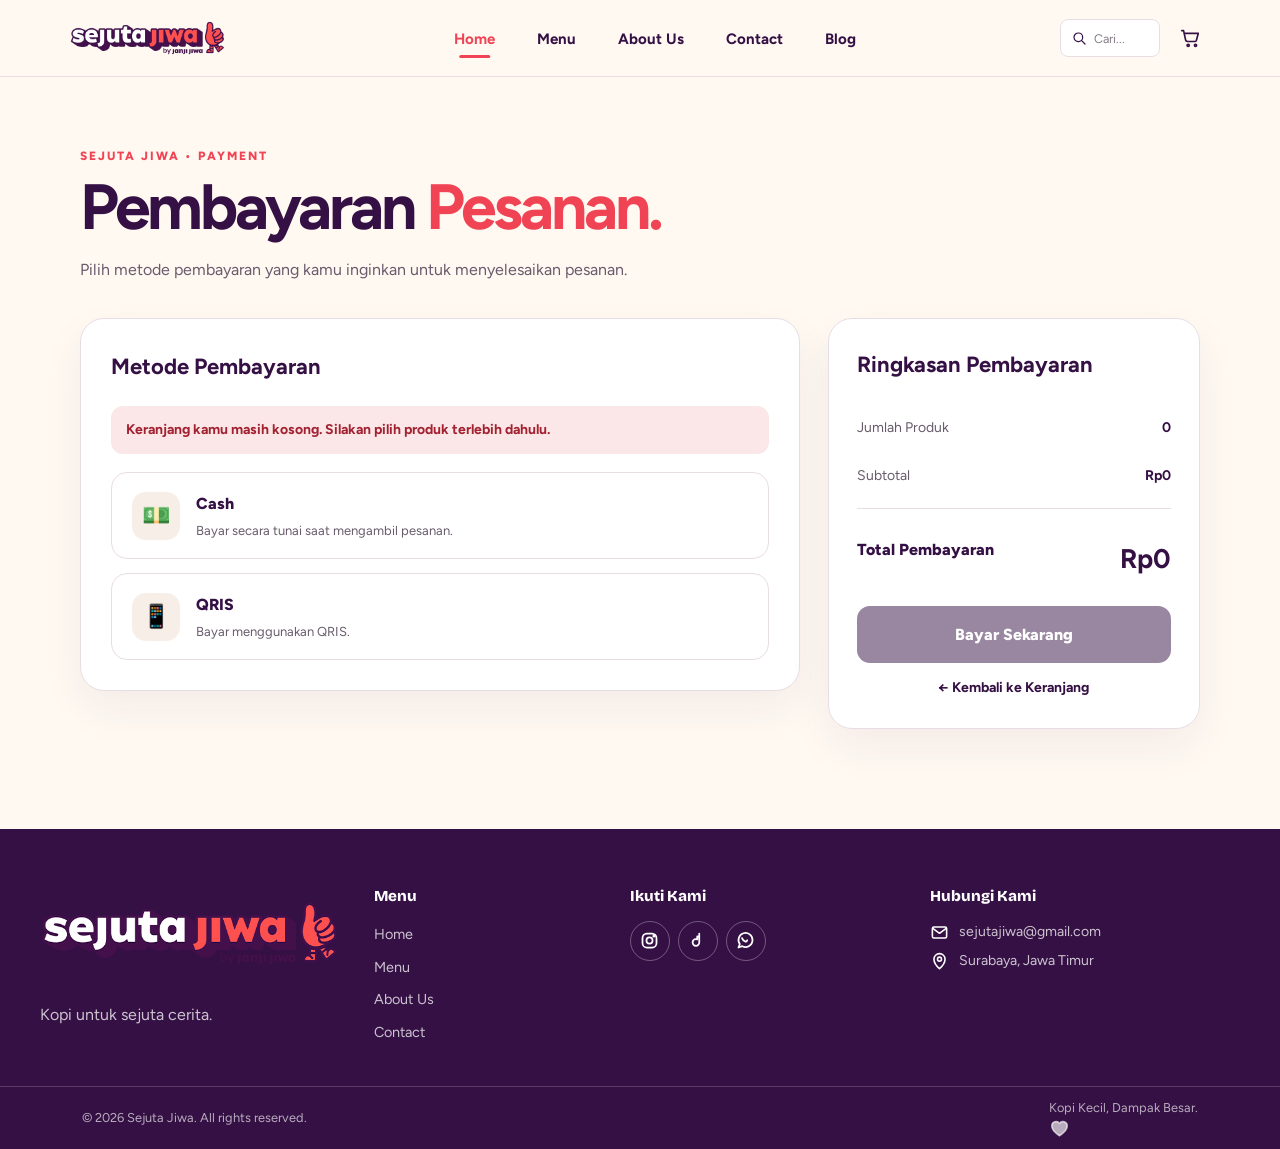
<file: pembayaran.html>
<!DOCTYPE html>

<html lang="id">

<head>

    <meta charset="utf-8">

    <meta
        name="viewport"
        content="width=device-width, initial-scale=1"
    >

    <meta
        name="description"
        content="Sejuta Jiwa adalah brand kopi keliling dengan rasa yang enak, harga bersahabat, dan selalu dekat dengan kamu."
    >

    <title>
        Sejuta Jiwa | Kopi Kecil, Buat Sejuta Cerita    </title>


    <!-- GOOGLE FONT -->

    <link rel="preconnect" href="https://fonts.googleapis.com">

    <link
        rel="preconnect"
        href="https://fonts.gstatic.com"
        crossorigin
    >

    <link
        href="https://fonts.googleapis.com/css2?family=Bricolage+Grotesque:opsz,wght@12..96,600;12..96,700;12..96,800&family=Figtree:wght@400;500;600;700;800&display=swap"
        rel="stylesheet"
    >


    <!-- CSS -->

    <link
        rel="stylesheet"
        href="assets/css/style.css"
    >

</head>


<body>


<svg xmlns="http://www.w3.org/2000/svg" style="position:absolute;width:0;height:0;overflow:hidden" aria-hidden="true">
    <defs>
        <symbol id="i-arrow" viewBox="0 0 24 24"><path d="M5 12h13M13 6l6 6-6 6" fill="none" stroke="currentColor" stroke-width="2" stroke-linecap="round" stroke-linejoin="round"/></symbol>
        <symbol id="i-pin" viewBox="0 0 24 24"><path d="M12 21s7-6.2 7-12a7 7 0 1 0-14 0c0 5.8 7 12 7 12Z" fill="none" stroke="currentColor" stroke-width="2"/><circle cx="12" cy="9" r="2.5" fill="none" stroke="currentColor" stroke-width="2"/></symbol>
        <symbol id="i-smile" viewBox="0 0 24 24"><circle cx="12" cy="12" r="9" fill="none" stroke="currentColor" stroke-width="2"/><circle cx="9" cy="10" r="1" fill="currentColor"/><circle cx="15" cy="10" r="1" fill="currentColor"/><path d="M8 14c1.2 1.8 2.8 2.5 4 2.5s2.8-.7 4-2.5" fill="none" stroke="currentColor" stroke-width="2" stroke-linecap="round"/></symbol>
        <symbol id="i-heart" viewBox="0 0 24 24"><path d="M20.8 8.8c0 5-8.8 10.2-8.8 10.2S3.2 13.8 3.2 8.8A4.8 4.8 0 0 1 12 6.2a4.8 4.8 0 0 1 8.8 2.6Z" fill="none" stroke="currentColor" stroke-width="2" stroke-linejoin="round"/></symbol>
        <symbol id="i-heart-fill" viewBox="0 0 24 24"><path d="M12 20.3S3.2 15.1 3.2 8.8A4.8 4.8 0 0 1 12 6.2a4.8 4.8 0 0 1 8.8 2.6c0 6.3-8.8 11.5-8.8 11.5Z" fill="currentColor"/></symbol>
        <symbol id="i-users" viewBox="0 0 24 24"><circle cx="9" cy="9" r="3" fill="none" stroke="currentColor" stroke-width="2"/><circle cx="17" cy="10" r="2.5" fill="none" stroke="currentColor" stroke-width="2"/><path d="M3.5 19c.6-3.1 2.3-5 5.5-5s4.9 1.9 5.5 5M14 15.5c2.9-.3 5 .9 6 3.5" fill="none" stroke="currentColor" stroke-width="2" stroke-linecap="round"/></symbol>
        <symbol id="i-cup" viewBox="0 0 24 24"><path d="M5 6h12v8a5 5 0 0 1-5 5H10a5 5 0 0 1-5-5V6Z" fill="none" stroke="currentColor" stroke-width="2"/><path d="M17 9h1.5a3 3 0 0 1 0 6H17M8 3v2M12 3v2" fill="none" stroke="currentColor" stroke-width="2" stroke-linecap="round"/><path d="M4 21h14" fill="none" stroke="currentColor" stroke-width="2" stroke-linecap="round"/></symbol>
        <symbol id="i-menu" viewBox="0 0 24 24"><path d="M4 7h16M4 12h16M4 17h16" fill="none" stroke="currentColor" stroke-width="2" stroke-linecap="round"/></symbol>
        <symbol id="i-search" viewBox="0 0 24 24"><circle cx="10.5" cy="10.5" r="6" fill="none" stroke="currentColor" stroke-width="2"/><path d="m15 15 5 5" fill="none" stroke="currentColor" stroke-width="2" stroke-linecap="round"/></symbol>
        <symbol id="i-instagram" viewBox="0 0 24 24"><rect x="4" y="4" width="16" height="16" rx="5" fill="none" stroke="currentColor" stroke-width="2"/><circle cx="12" cy="12" r="3.5" fill="none" stroke="currentColor" stroke-width="2"/><circle cx="17.2" cy="6.8" r="1" fill="currentColor"/></symbol>
        <symbol id="i-tiktok" viewBox="0 0 24 24"><path d="M14 4v10.2a3.8 3.8 0 1 1-3.8-3.8c.5 0 1 .1 1.5.3V7.2c.8.2 1.5.5 2.3.8Z" fill="none" stroke="currentColor" stroke-width="2" stroke-linejoin="round"/></symbol>
        <symbol id="i-whatsapp" viewBox="0 0 24 24"><path d="M20 11.5a8 8 0 0 1-11.8 7L4 20l1.5-4A8 8 0 1 1 20 11.5Z" fill="none" stroke="currentColor" stroke-width="2"/><path d="M8 9.2c.5 2 2 3.5 4 4 .7.2 1.3-.1 1.6-.8l.3-.7" fill="none" stroke="currentColor" stroke-width="2" stroke-linecap="round"/></symbol>
        <symbol id="i-x" viewBox="0 0 24 24"><path d="M5 5l14 14M19 5 5 19" fill="none" stroke="currentColor" stroke-width="2" stroke-linecap="round"/></symbol>
        <symbol id="i-youtube" viewBox="0 0 24 24"><path d="M21 8.2a2.5 2.5 0 0 0-1.8-1.8C17.6 6 12 6 12 6s-5.6 0-7.2.4A2.5 2.5 0 0 0 3 8.2 26 26 0 0 0 2.7 12 26 26 0 0 0 3 15.8a2.5 2.5 0 0 0 1.8 1.8C6.4 18 12 18 12 18s5.6 0 7.2-.4a2.5 2.5 0 0 0 1.8-1.8 26 26 0 0 0 .3-3.8 26 26 0 0 0-.3-3.8Z" fill="none" stroke="currentColor" stroke-width="2"/><path d="m10 9 5 3-5 3V9Z" fill="currentColor"/></symbol>
        <symbol id="i-spotify" viewBox="0 0 24 24"><circle cx="12" cy="12" r="9" fill="none" stroke="currentColor" stroke-width="2"/><path d="M7 10c3.5-1 6.8-.7 10 .8M7.5 13c2.8-.7 5.4-.5 8 .6M8.5 16c2.1-.4 4-.2 5.9.5" fill="none" stroke="currentColor" stroke-width="2" stroke-linecap="round"/></symbol>
        <symbol id="i-mail" viewBox="0 0 24 24"><rect x="3" y="5" width="18" height="14" rx="2" fill="none" stroke="currentColor" stroke-width="2"/><path d="m4 7 8 6 8-6" fill="none" stroke="currentColor" stroke-width="2"/></symbol>
    </defs>
</svg>


<!-- =========================================================
     HEADER
========================================================= -->

<header class="site-header">

    <div class="wrap bar">


        <!-- =================================================
             LOGO
        ================================================== -->

        <a
            class="brand"
            href="index.html"
            aria-label="Sejuta Jiwa"
        >

            <img
                src="assets/img/logo-sejuta-jiwa.png"
                alt="Sejuta Jiwa"
                class="logo-img"
            >

        </a>



        <!-- =================================================
             NAVIGASI
        ================================================== -->

        <nav
            class="nav"
            id="nav"
            aria-label="Navigasi utama"
        >

            <ul>

                
                    <li>

                        <a
                            href="index.html"
                            aria-current="page"                        >

                            Home
                        </a>

                    </li>

                
                    <li>

                        <a
                            href="menu.html"
                                                    >

                            Menu
                        </a>

                    </li>

                
                    <li>

                        <a
                            href="about.html"
                                                    >

                            About Us
                        </a>

                    </li>

                
                    <li>

                        <a
                            href="contact.html"
                                                    >

                            Contact
                        </a>

                    </li>

                
                    <li>

                        <a
                            href="blog.html"
                                                    >

                            Blog
                        </a>

                    </li>

                
            </ul>

        </nav>



        <!-- =================================================
             ACTION HEADER
        ================================================== -->

        <div class="actions">


            <!-- SEARCH -->

            <form
                class="header-search"
                action="menu.html"
                method="get"
                role="search"
            >

                <svg
                    class="search-icon"
                    viewBox="0 0 24 24"
                    aria-hidden="true"
                >

                    <circle
                        cx="11"
                        cy="11"
                        r="6.5"
                    />

                    <path
                        d="M16 16L21 21"
                    />

                </svg>


                <input
                    type="search"
                    name="search"
                    placeholder="Cari..."
                    aria-label="Cari produk"
                >

            </form>



            <!-- CART -->

            <a
                class="cart-button"
                href="keranjang.html"
                aria-label="Buka keranjang belanja"
            >

                <svg
                    class="cart-icon"
                    viewBox="0 0 24 24"
                    aria-hidden="true"
                >

                    <path
                        d="M3 4h2l2.2 10.2a2 2 0 0 0 2 1.6h7.9a2 2 0 0 0 1.9-1.4L21 7H6"
                    />

                    <circle
                        cx="10"
                        cy="20"
                        r="1.2"
                    />

                    <circle
                        cx="18"
                        cy="20"
                        r="1.2"
                    />

                </svg>


                <!-- JUMLAH PESANAN -->

                <span
                    class="badge"
                    id="orderCount"
                    hidden
                    aria-label="Jumlah pesanan"
                >
                    0
                </span>

            </a>



            <!-- HAMBURGER MOBILE -->

            <button
                class="burger"
                id="burger"
                type="button"
                aria-label="Buka menu"
                aria-expanded="false"
                aria-controls="nav"
            >

                <svg
                    class="icon"
                    aria-hidden="true"
                >

                    <use href="#i-menu"></use>

                </svg>

            </button>


        </div>

    </div>

</header>
<style>
    .payment-page {
        min-height: calc(100vh - 170px);
        padding: 70px 0 100px;
        background: var(--bg, #FFF9F2);
    }

    .payment-container {
        width: min(100% - 40px, 1120px);
        margin: 0 auto;
    }

    .payment-heading {
        margin-bottom: 35px;
    }

    .payment-eyebrow {
        display: block;
        margin-bottom: 10px;
        color: var(--red, #F04455);
        font-size: 12px;
        font-weight: 800;
        letter-spacing: 2px;
        text-transform: uppercase;
    }

    .payment-heading h1 {
        margin: 0;
        color: var(--purple, #351044);
        font-size: clamp(42px, 5vw, 64px);
        line-height: .98;
        letter-spacing: -3px;
    }

    .payment-heading h1 span {
        color: var(--red, #F04455);
    }

    .payment-heading p {
        margin: 18px 0 0;
        color: var(--muted, #685B6C);
        font-size: 16px;
    }

    .payment-grid {
        display: grid;
        grid-template-columns: minmax(0, 1.45fr) minmax(320px, .75fr);
        gap: 28px;
        align-items: start;
    }

    .payment-card,
    .payment-summary {
        background: #fff;
        border: 1px solid var(--border, #E8DDE5);
        border-radius: 24px;
        box-shadow: 0 18px 45px rgba(53, 16, 68, .06);
    }

    .payment-card {
        padding: 30px;
    }

    .payment-card h2,
    .payment-summary h2 {
        margin: 0 0 22px;
        color: var(--purple, #351044);
        font-size: 22px;
    }

    .payment-methods {
        display: grid;
        gap: 14px;
    }

    .payment-method {
        position: relative;
    }

    .payment-method input {
        position: absolute;
        opacity: 0;
        pointer-events: none;
    }

    .payment-method label {
        display: flex;
        align-items: center;
        gap: 16px;
        padding: 18px 20px;
        border: 1.5px solid var(--border, #E8DDE5);
        border-radius: 16px;
        cursor: pointer;
        transition: .2s ease;
    }

    .payment-method label:hover {
        border-color: var(--red, #F04455);
        transform: translateY(-1px);
    }

    .payment-method input:checked + label {
        border-color: var(--red, #F04455);
        background: var(--pink-soft, #FBE7E7);
        box-shadow: 0 8px 22px rgba(240, 68, 85, .08);
    }

    .payment-icon {
        width: 48px;
        height: 48px;
        flex: 0 0 48px;
        display: grid;
        place-items: center;
        border-radius: 14px;
        background: var(--cream-soft, #F8EEE8);
        font-size: 23px;
    }

    .payment-method-title {
        display: block;
        color: var(--purple, #351044);
        font-size: 16px;
        font-weight: 800;
    }

    .payment-method-desc {
        display: block;
        margin-top: 4px;
        color: var(--muted, #685B6C);
        font-size: 13px;
        line-height: 1.5;
    }

    .payment-info {
        display: none;
        margin-top: 16px;
        padding: 20px;
        border-radius: 16px;
        background: var(--cream-soft, #F8EEE8);
        color: var(--purple, #351044);
    }

    .payment-info.active {
        display: block;
    }

    .qris-box {
        display: grid;
        place-items: center;
        min-height: 220px;
        margin-top: 14px;
        padding: 18px;
        border: 1px dashed var(--border, #E8DDE5);
        border-radius: 16px;
        background: #fff;
        text-align: center;
    }

    .qris-box img {
        width: 180px;
        height: 180px;
        object-fit: contain;
        border-radius: 8px;
    }

    .qris-placeholder {
        color: var(--muted, #685B6C);
        font-size: 13px;
        line-height: 1.6;
    }

    .qris-placeholder strong {
        display: block;
        margin-bottom: 5px;
        color: var(--purple, #351044);
        font-size: 16px;
    }

    .payment-summary {
        position: sticky;
        top: 25px;
        padding: 28px;
    }

    .summary-row {
        display: flex;
        justify-content: space-between;
        gap: 20px;
        padding: 13px 0;
        color: var(--muted, #685B6C);
        font-size: 14px;
    }

    .summary-row strong {
        color: var(--purple, #351044);
        text-align: right;
    }

    .summary-divider {
        height: 1px;
        margin: 8px 0;
        background: var(--border, #E8DDE5);
    }

    .summary-total {
        display: flex;
        justify-content: space-between;
        gap: 20px;
        padding: 20px 0 25px;
        color: var(--purple, #351044);
        font-weight: 800;
    }

    .summary-total strong {
        font-size: 27px;
    }

    .pay-button {
        width: 100%;
        border: 0;
        border-radius: 13px;
        padding: 16px 20px;
        background: var(--purple, #351044);
        color: #fff;
        font: inherit;
        font-weight: 800;
        cursor: pointer;
        transition: .2s ease;
    }

    .pay-button:hover {
        background: var(--red, #F04455);
        transform: translateY(-1px);
    }

    .back-cart {
        display: block;
        margin-top: 14px;
        color: var(--purple, #351044);
        text-align: center;
        text-decoration: none;
        font-size: 14px;
        font-weight: 700;
    }

    .payment-error {
        display: none;
        margin-bottom: 18px;
        padding: 13px 15px;
        border-radius: 12px;
        background: #FBE7E7;
        color: #A32232;
        font-size: 14px;
        font-weight: 700;
    }

    @media (max-width: 850px) {
        .payment-grid {
            grid-template-columns: 1fr;
        }

        .payment-summary {
            position: static;
        }
    }

    @media (max-width: 520px) {
        .payment-container {
            width: min(100% - 24px, 1120px);
        }

        .payment-page {
            padding: 50px 0 75px;
        }

        .payment-card,
        .payment-summary {
            padding: 22px;
            border-radius: 20px;
        }

        .payment-heading h1 {
            letter-spacing: -2px;
        }
    }
</style>

<main class="payment-page">
    <div class="payment-container">

        <div class="payment-heading">
            <span class="payment-eyebrow">Sejuta Jiwa • Payment</span>
            <h1>Pembayaran <span>Pesanan.</span></h1>
            <p>Pilih metode pembayaran yang kamu inginkan untuk menyelesaikan pesanan.</p>
        </div>

        <div class="payment-grid">

            <section class="payment-card">
                <h2>Metode Pembayaran</h2>

                <div id="paymentError" class="payment-error"></div>

                <div class="payment-methods">

                    <div class="payment-method">
                        <input type="radio" id="cash" name="payment_method" value="Cash">
                        <label for="cash">
                            <span class="payment-icon">💵</span>
                            <span>
                                <span class="payment-method-title">Cash</span>
                                <span class="payment-method-desc">
                                    Bayar secara tunai saat mengambil pesanan.
                                </span>
                            </span>
                        </label>
                    </div>

                    <div class="payment-method">
                        <input type="radio" id="qris" name="payment_method" value="QRIS">
                        <label for="qris">
                            <span class="payment-icon">📱</span>
                            <span>
                                <span class="payment-method-title">QRIS</span>
                                <span class="payment-method-desc">
                                    Bayar menggunakan QRIS.
                                </span>
                            </span>
                        </label>

                        <div id="qrisInfo" class="payment-info">
                            <strong>Scan QRIS untuk melakukan pembayaran.</strong>

                            <div class="qris-box">
                                <img
                                    src="assets/img/qris.png"
                                    alt="QRIS Sejuta Jiwa"
                                    id="qrisImage"
                                >

                                <div class="qris-placeholder" id="qrisPlaceholder" style="display:none;">
                                    <strong>QRIS Sejuta Jiwa</strong>
                                    Letakkan gambar QRIS toko pada:
                                    <br>
                                    <b>assets/img/qris.png</b>
                                </div>
                            </div>
                        </div>
                    </div>

                </div>
            </section>

            <aside class="payment-summary">
                <h2>Ringkasan Pembayaran</h2>

                <div class="summary-row">
                    <span>Jumlah Produk</span>
                    <strong id="itemCount">0</strong>
                </div>

                <div class="summary-row">
                    <span>Subtotal</span>
                    <strong id="subtotal">Rp0</strong>
                </div>

                <div class="summary-divider"></div>

                <div class="summary-total">
                    <span>Total Pembayaran</span>
                    <strong id="total">Rp0</strong>
                </div>

                <button type="button" class="pay-button" id="payButton">
                    Bayar Sekarang
                </button>

                <a href="keranjang.html" class="back-cart">
                    ← Kembali ke Keranjang
                </a>
            </aside>

        </div>
    </div>
</main>

<script>
document.addEventListener('DOMContentLoaded', function () {

    const itemCount = document.getElementById('itemCount');
    const subtotal = document.getElementById('subtotal');
    const total = document.getElementById('total');
    const payButton = document.getElementById('payButton');
    const paymentError = document.getElementById('paymentError');
    const qrisInfo = document.getElementById('qrisInfo');
    const qrisImage = document.getElementById('qrisImage');
    const qrisPlaceholder = document.getElementById('qrisPlaceholder');
    const methods = document.querySelectorAll('input[name="payment_method"]');

    function rupiah(value) {
        return 'Rp' + Number(value).toLocaleString('id-ID');
    }

    function getOrders() {
        try {
            return JSON.parse(
                localStorage.getItem('sejutaJiwaOrders')
            ) || [];
        } catch (error) {
            return [];
        }
    }

    function loadSummary() {
        const orders = getOrders();

        let totalPrice = 0;

        orders.forEach(function (order) {
            totalPrice += Number(order.price) || 0;
        });

        itemCount.textContent = orders.length;
        subtotal.textContent = rupiah(totalPrice);
        total.textContent = rupiah(totalPrice);

        if (orders.length === 0) {
            paymentError.textContent = 'Keranjang kamu masih kosong. Silakan pilih produk terlebih dahulu.';
            paymentError.style.display = 'block';
            payButton.disabled = true;
            payButton.style.opacity = '.5';
            payButton.style.cursor = 'not-allowed';
        }
    }

    methods.forEach(function (method) {
        method.addEventListener('change', function () {

            paymentError.style.display = 'none';

            if (method.value === 'QRIS') {
                qrisInfo.classList.add('active');
            } else {
                qrisInfo.classList.remove('active');
            }
        });
    });

    qrisImage.addEventListener('error', function () {
        qrisImage.style.display = 'none';
        qrisPlaceholder.style.display = 'block';
    });

    payButton.addEventListener('click', function () {

        const selected = document.querySelector(
            'input[name="payment_method"]:checked'
        );

        if (!selected) {
            paymentError.textContent = 'Silakan pilih metode pembayaran terlebih dahulu.';
            paymentError.style.display = 'block';
            return;
        }

        const orders = getOrders();

        if (orders.length === 0) {
            paymentError.textContent = 'Keranjang kamu masih kosong.';
            paymentError.style.display = 'block';
            return;
        }

        const orderTotal = orders.reduce(function (sum, order) {
            return sum + (Number(order.price) || 0);
        }, 0);

        localStorage.setItem(
            'sejutaJiwaPayment',
            JSON.stringify({
                method: selected.value,
                total: orderTotal,
                itemCount: orders.length,
                paidAt: new Date().toISOString()
            })
        );

        window.location.href = 'pesanan-berhasil.html';
    });

    loadSummary();
});
</script>

<footer class="site-footer">
    <div class="wrap foot">

        <!-- BRAND -->
        <div class="footer-brand">
            <a class="brand" href="index.html" aria-label="Sejuta Jiwa">
                <img 
                    src="assets/img/logo-sejuta-jiwa.png" 
                    alt="Sejuta Jiwa" 
                    class="footer-logo"
                >
            </a>

            <p class="tag">
                Kopi untuk sejuta cerita.
            </p>
        </div>


        <!-- MENU -->
        <div>
            <h4>Menu</h4>

            <ul>
                <li>
                    <a href="index.html">Home</a>
                </li>

                <li>
                    <a href="menu.html">Menu</a>
                </li>

                <li>
                    <a href="about.html">About Us</a>
                </li>

                <li>
                    <a href="contact.html">Contact</a>
                </li>
            </ul>
        </div>


        <!-- SOCIAL MEDIA -->
        <div>
            <h4>Ikuti Kami</h4>

            <div class="socials">

                <!-- Instagram -->
                <a 
                    href="https://www.instagram.com/anakpapa_g/"    
                    aria-label="Instagram"
                    target="_blank"
                    rel="noopener noreferrer"
                >
                    <svg class="icon" aria-hidden="true">
                        <use href="#i-instagram"></use>
                    </svg>
                </a>


                <!-- TikTok -->
                <a 
                    href="https://www.tiktok.com/kopisejutajiwa"
                    aria-label="TikTok"
                    target="_blank"
                    rel="noopener noreferrer"
                >
                    <svg class="icon" aria-hidden="true">
                        <use href="#i-tiktok"></use>
                    </svg>
                </a>


                <!-- WhatsApp -->
                <a 
                    href="https://wa.me/6289666377907"
                    aria-label="WhatsApp"
                    target="_blank"
                    rel="noopener noreferrer"
                >
                    <svg class="icon" aria-hidden="true">
                        <use href="#i-whatsapp"></use>
                    </svg>
                </a>

            </div>
        </div>


        <!-- CONTACT -->
        <div>
            <h4>Hubungi Kami</h4>

            <ul class="contact-list">

                <li>
                    <svg class="icon" aria-hidden="true">
                        <use href="#i-mail"></use>
                    </svg>

                    <span>
                        sejutajiwa@gmail.com
                    </span>
                </li>


                <li>
                    <svg class="icon" aria-hidden="true">
                        <use href="#i-pin"></use>
                    </svg>

                    <span>
                        Surabaya, Jawa Timur
                    </span>
                </li>

            </ul>
        </div>

    </div>


    <!-- COPYRIGHT -->
    <div class="copy">
        <div class="wrap">

            <span>
                &copy; 2026 Sejuta Jiwa.
                All rights reserved.
            </span>

            <span>
                Kopi Kecil, Dampak Besar.

                <svg 
                    class="icon" 
                    aria-hidden="true"
                >
                    <use href="#i-heart-fill"></use>
                </svg>
            </span>

        </div>
    </div>

</footer>


<!-- TOAST -->
<div 
    class="toast" 
    id="toast" 
    role="status" 
    aria-live="polite"
></div>


<!-- JAVASCRIPT -->
<script src="assets/js/main.js"></script>

</body>
</html>
</file>
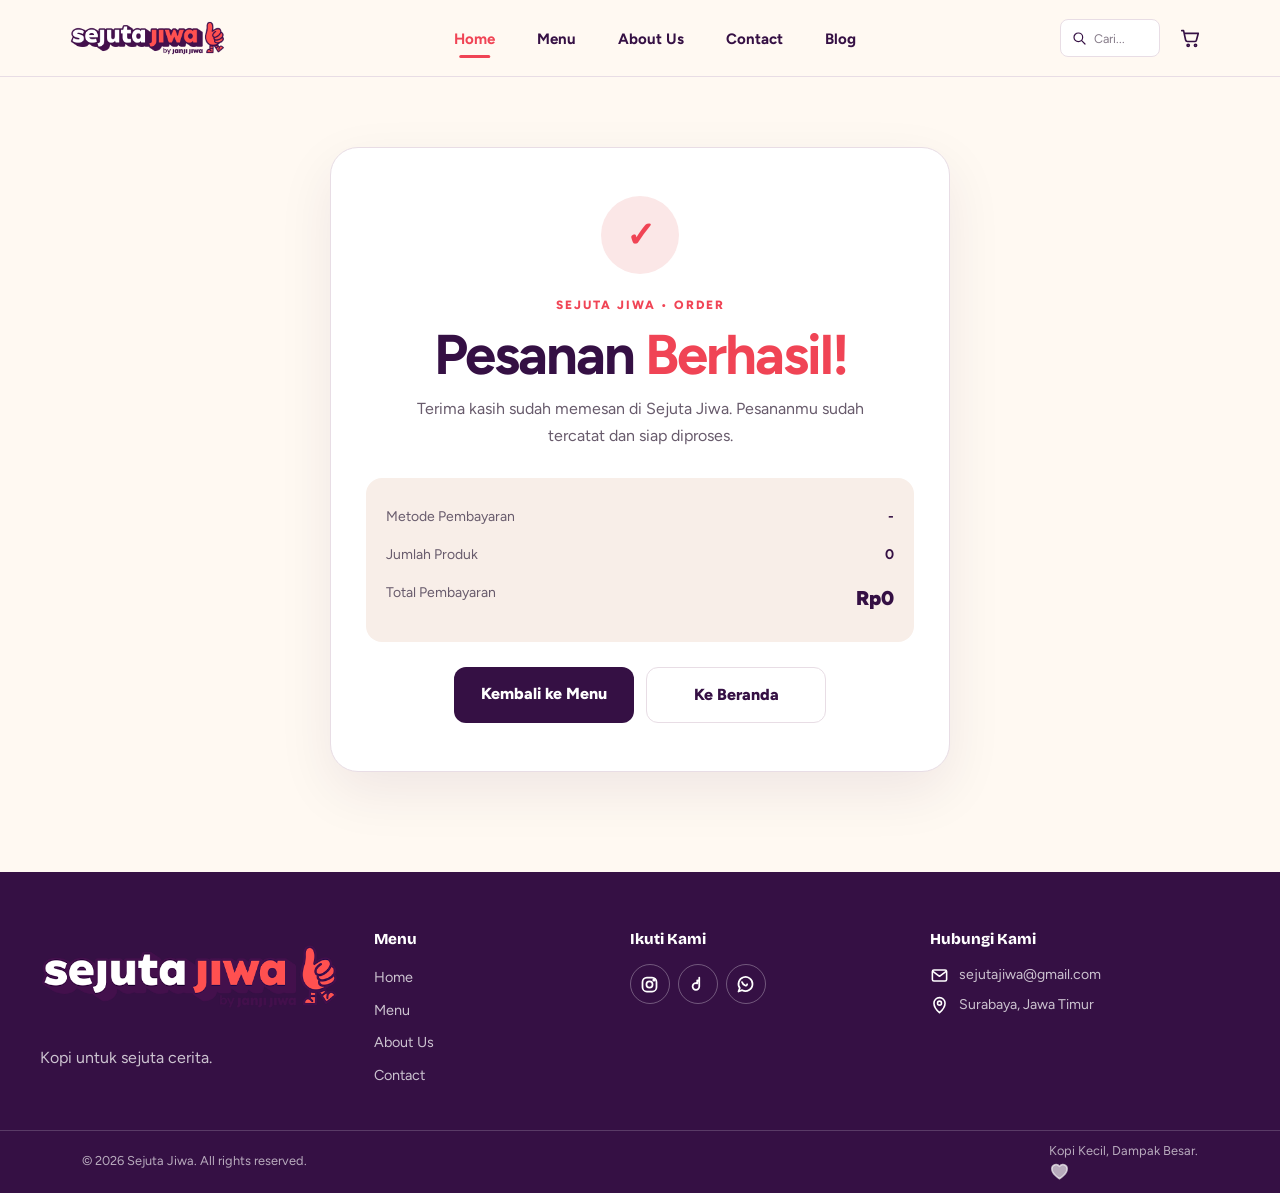
<file: pesanan-berhasil.html>
<!DOCTYPE html>

<html lang="id">

<head>

    <meta charset="utf-8">

    <meta
        name="viewport"
        content="width=device-width, initial-scale=1"
    >

    <meta
        name="description"
        content="Sejuta Jiwa adalah brand kopi keliling dengan rasa yang enak, harga bersahabat, dan selalu dekat dengan kamu."
    >

    <title>
        Sejuta Jiwa | Kopi Kecil, Buat Sejuta Cerita    </title>


    <!-- GOOGLE FONT -->

    <link rel="preconnect" href="https://fonts.googleapis.com">

    <link
        rel="preconnect"
        href="https://fonts.gstatic.com"
        crossorigin
    >

    <link
        href="https://fonts.googleapis.com/css2?family=Bricolage+Grotesque:opsz,wght@12..96,600;12..96,700;12..96,800&family=Figtree:wght@400;500;600;700;800&display=swap"
        rel="stylesheet"
    >


    <!-- CSS -->

    <link
        rel="stylesheet"
        href="assets/css/style.css"
    >

</head>


<body>


<svg xmlns="http://www.w3.org/2000/svg" style="position:absolute;width:0;height:0;overflow:hidden" aria-hidden="true">
    <defs>
        <symbol id="i-arrow" viewBox="0 0 24 24"><path d="M5 12h13M13 6l6 6-6 6" fill="none" stroke="currentColor" stroke-width="2" stroke-linecap="round" stroke-linejoin="round"/></symbol>
        <symbol id="i-pin" viewBox="0 0 24 24"><path d="M12 21s7-6.2 7-12a7 7 0 1 0-14 0c0 5.8 7 12 7 12Z" fill="none" stroke="currentColor" stroke-width="2"/><circle cx="12" cy="9" r="2.5" fill="none" stroke="currentColor" stroke-width="2"/></symbol>
        <symbol id="i-smile" viewBox="0 0 24 24"><circle cx="12" cy="12" r="9" fill="none" stroke="currentColor" stroke-width="2"/><circle cx="9" cy="10" r="1" fill="currentColor"/><circle cx="15" cy="10" r="1" fill="currentColor"/><path d="M8 14c1.2 1.8 2.8 2.5 4 2.5s2.8-.7 4-2.5" fill="none" stroke="currentColor" stroke-width="2" stroke-linecap="round"/></symbol>
        <symbol id="i-heart" viewBox="0 0 24 24"><path d="M20.8 8.8c0 5-8.8 10.2-8.8 10.2S3.2 13.8 3.2 8.8A4.8 4.8 0 0 1 12 6.2a4.8 4.8 0 0 1 8.8 2.6Z" fill="none" stroke="currentColor" stroke-width="2" stroke-linejoin="round"/></symbol>
        <symbol id="i-heart-fill" viewBox="0 0 24 24"><path d="M12 20.3S3.2 15.1 3.2 8.8A4.8 4.8 0 0 1 12 6.2a4.8 4.8 0 0 1 8.8 2.6c0 6.3-8.8 11.5-8.8 11.5Z" fill="currentColor"/></symbol>
        <symbol id="i-users" viewBox="0 0 24 24"><circle cx="9" cy="9" r="3" fill="none" stroke="currentColor" stroke-width="2"/><circle cx="17" cy="10" r="2.5" fill="none" stroke="currentColor" stroke-width="2"/><path d="M3.5 19c.6-3.1 2.3-5 5.5-5s4.9 1.9 5.5 5M14 15.5c2.9-.3 5 .9 6 3.5" fill="none" stroke="currentColor" stroke-width="2" stroke-linecap="round"/></symbol>
        <symbol id="i-cup" viewBox="0 0 24 24"><path d="M5 6h12v8a5 5 0 0 1-5 5H10a5 5 0 0 1-5-5V6Z" fill="none" stroke="currentColor" stroke-width="2"/><path d="M17 9h1.5a3 3 0 0 1 0 6H17M8 3v2M12 3v2" fill="none" stroke="currentColor" stroke-width="2" stroke-linecap="round"/><path d="M4 21h14" fill="none" stroke="currentColor" stroke-width="2" stroke-linecap="round"/></symbol>
        <symbol id="i-menu" viewBox="0 0 24 24"><path d="M4 7h16M4 12h16M4 17h16" fill="none" stroke="currentColor" stroke-width="2" stroke-linecap="round"/></symbol>
        <symbol id="i-search" viewBox="0 0 24 24"><circle cx="10.5" cy="10.5" r="6" fill="none" stroke="currentColor" stroke-width="2"/><path d="m15 15 5 5" fill="none" stroke="currentColor" stroke-width="2" stroke-linecap="round"/></symbol>
        <symbol id="i-instagram" viewBox="0 0 24 24"><rect x="4" y="4" width="16" height="16" rx="5" fill="none" stroke="currentColor" stroke-width="2"/><circle cx="12" cy="12" r="3.5" fill="none" stroke="currentColor" stroke-width="2"/><circle cx="17.2" cy="6.8" r="1" fill="currentColor"/></symbol>
        <symbol id="i-tiktok" viewBox="0 0 24 24"><path d="M14 4v10.2a3.8 3.8 0 1 1-3.8-3.8c.5 0 1 .1 1.5.3V7.2c.8.2 1.5.5 2.3.8Z" fill="none" stroke="currentColor" stroke-width="2" stroke-linejoin="round"/></symbol>
        <symbol id="i-whatsapp" viewBox="0 0 24 24"><path d="M20 11.5a8 8 0 0 1-11.8 7L4 20l1.5-4A8 8 0 1 1 20 11.5Z" fill="none" stroke="currentColor" stroke-width="2"/><path d="M8 9.2c.5 2 2 3.5 4 4 .7.2 1.3-.1 1.6-.8l.3-.7" fill="none" stroke="currentColor" stroke-width="2" stroke-linecap="round"/></symbol>
        <symbol id="i-x" viewBox="0 0 24 24"><path d="M5 5l14 14M19 5 5 19" fill="none" stroke="currentColor" stroke-width="2" stroke-linecap="round"/></symbol>
        <symbol id="i-youtube" viewBox="0 0 24 24"><path d="M21 8.2a2.5 2.5 0 0 0-1.8-1.8C17.6 6 12 6 12 6s-5.6 0-7.2.4A2.5 2.5 0 0 0 3 8.2 26 26 0 0 0 2.7 12 26 26 0 0 0 3 15.8a2.5 2.5 0 0 0 1.8 1.8C6.4 18 12 18 12 18s5.6 0 7.2-.4a2.5 2.5 0 0 0 1.8-1.8 26 26 0 0 0 .3-3.8 26 26 0 0 0-.3-3.8Z" fill="none" stroke="currentColor" stroke-width="2"/><path d="m10 9 5 3-5 3V9Z" fill="currentColor"/></symbol>
        <symbol id="i-spotify" viewBox="0 0 24 24"><circle cx="12" cy="12" r="9" fill="none" stroke="currentColor" stroke-width="2"/><path d="M7 10c3.5-1 6.8-.7 10 .8M7.5 13c2.8-.7 5.4-.5 8 .6M8.5 16c2.1-.4 4-.2 5.9.5" fill="none" stroke="currentColor" stroke-width="2" stroke-linecap="round"/></symbol>
        <symbol id="i-mail" viewBox="0 0 24 24"><rect x="3" y="5" width="18" height="14" rx="2" fill="none" stroke="currentColor" stroke-width="2"/><path d="m4 7 8 6 8-6" fill="none" stroke="currentColor" stroke-width="2"/></symbol>
    </defs>
</svg>


<!-- =========================================================
     HEADER
========================================================= -->

<header class="site-header">

    <div class="wrap bar">


        <!-- =================================================
             LOGO
        ================================================== -->

        <a
            class="brand"
            href="index.html"
            aria-label="Sejuta Jiwa"
        >

            <img
                src="assets/img/logo-sejuta-jiwa.png"
                alt="Sejuta Jiwa"
                class="logo-img"
            >

        </a>



        <!-- =================================================
             NAVIGASI
        ================================================== -->

        <nav
            class="nav"
            id="nav"
            aria-label="Navigasi utama"
        >

            <ul>

                
                    <li>

                        <a
                            href="index.html"
                            aria-current="page"                        >

                            Home
                        </a>

                    </li>

                
                    <li>

                        <a
                            href="menu.html"
                                                    >

                            Menu
                        </a>

                    </li>

                
                    <li>

                        <a
                            href="about.html"
                                                    >

                            About Us
                        </a>

                    </li>

                
                    <li>

                        <a
                            href="contact.html"
                                                    >

                            Contact
                        </a>

                    </li>

                
                    <li>

                        <a
                            href="blog.html"
                                                    >

                            Blog
                        </a>

                    </li>

                
            </ul>

        </nav>



        <!-- =================================================
             ACTION HEADER
        ================================================== -->

        <div class="actions">


            <!-- SEARCH -->

            <form
                class="header-search"
                action="menu.html"
                method="get"
                role="search"
            >

                <svg
                    class="search-icon"
                    viewBox="0 0 24 24"
                    aria-hidden="true"
                >

                    <circle
                        cx="11"
                        cy="11"
                        r="6.5"
                    />

                    <path
                        d="M16 16L21 21"
                    />

                </svg>


                <input
                    type="search"
                    name="search"
                    placeholder="Cari..."
                    aria-label="Cari produk"
                >

            </form>



            <!-- CART -->

            <a
                class="cart-button"
                href="keranjang.html"
                aria-label="Buka keranjang belanja"
            >

                <svg
                    class="cart-icon"
                    viewBox="0 0 24 24"
                    aria-hidden="true"
                >

                    <path
                        d="M3 4h2l2.2 10.2a2 2 0 0 0 2 1.6h7.9a2 2 0 0 0 1.9-1.4L21 7H6"
                    />

                    <circle
                        cx="10"
                        cy="20"
                        r="1.2"
                    />

                    <circle
                        cx="18"
                        cy="20"
                        r="1.2"
                    />

                </svg>


                <!-- JUMLAH PESANAN -->

                <span
                    class="badge"
                    id="orderCount"
                    hidden
                    aria-label="Jumlah pesanan"
                >
                    0
                </span>

            </a>



            <!-- HAMBURGER MOBILE -->

            <button
                class="burger"
                id="burger"
                type="button"
                aria-label="Buka menu"
                aria-expanded="false"
                aria-controls="nav"
            >

                <svg
                    class="icon"
                    aria-hidden="true"
                >

                    <use href="#i-menu"></use>

                </svg>

            </button>


        </div>

    </div>

</header>
<style>
    .success-page {
        min-height: calc(100vh - 170px);
        display: grid;
        place-items: center;
        padding: 70px 20px 100px;
        background: var(--bg, #FFF9F2);
    }

    .success-card {
        width: min(100%, 620px);
        padding: 48px 35px;
        background: #fff;
        border: 1px solid var(--border, #E8DDE5);
        border-radius: 28px;
        box-shadow: 0 20px 55px rgba(53, 16, 68, .08);
        text-align: center;
    }

    .success-icon {
        width: 78px;
        height: 78px;
        margin: 0 auto 22px;
        display: grid;
        place-items: center;
        border-radius: 50%;
        background: var(--pink-soft, #FBE7E7);
        color: var(--red, #F04455);
        font-size: 35px;
        font-weight: 900;
    }

    .success-card .eyebrow {
        color: var(--red, #F04455);
        font-size: 12px;
        font-weight: 800;
        letter-spacing: 2px;
        text-transform: uppercase;
    }

    .success-card h1 {
        margin: 12px 0;
        color: var(--purple, #351044);
        font-size: clamp(38px, 6vw, 56px);
        line-height: 1;
        letter-spacing: -2px;
    }

    .success-card h1 span {
        color: var(--red, #F04455);
    }

    .success-card p {
        margin: 0 auto 28px;
        max-width: 480px;
        color: var(--muted, #685B6C);
        line-height: 1.7;
    }

    .success-detail {
        margin: 25px 0;
        padding: 20px;
        border-radius: 16px;
        background: var(--cream-soft, #F8EEE8);
        text-align: left;
    }

    .success-row {
        display: flex;
        justify-content: space-between;
        gap: 20px;
        padding: 8px 0;
        color: var(--muted, #685B6C);
        font-size: 14px;
    }

    .success-row strong {
        color: var(--purple, #351044);
    }

    .success-total {
        color: var(--purple, #351044);
        font-size: 20px;
        font-weight: 900;
    }

    .success-actions {
        display: flex;
        gap: 12px;
        justify-content: center;
        flex-wrap: wrap;
    }

    .success-actions a {
        min-width: 180px;
        padding: 14px 20px;
        border-radius: 12px;
        text-decoration: none;
        font-weight: 800;
    }

    .success-primary {
        background: var(--purple, #351044);
        color: #fff;
    }

    .success-secondary {
        border: 1px solid var(--border, #E8DDE5);
        color: var(--purple, #351044);
        background: #fff;
    }
</style>

<main class="success-page">
    <section class="success-card">

        <div class="success-icon">✓</div>

        <span class="eyebrow">Sejuta Jiwa • Order</span>

        <h1>Pesanan <span>Berhasil!</span></h1>

        <p>
            Terima kasih sudah memesan di Sejuta Jiwa.
            Pesananmu sudah tercatat dan siap diproses.
        </p>

        <div class="success-detail">
            <div class="success-row">
                <span>Metode Pembayaran</span>
                <strong id="successMethod">-</strong>
            </div>

            <div class="success-row">
                <span>Jumlah Produk</span>
                <strong id="successItems">0</strong>
            </div>

            <div class="success-row">
                <span>Total Pembayaran</span>
                <strong class="success-total" id="successTotal">Rp0</strong>
            </div>
        </div>

        <div class="success-actions">
            <a href="menu.html" class="success-primary">Kembali ke Menu</a>
            <a href="index.html" class="success-secondary">Ke Beranda</a>
        </div>

    </section>
</main>

<script>
document.addEventListener('DOMContentLoaded', function () {

    const method = document.getElementById('successMethod');
    const items = document.getElementById('successItems');
    const total = document.getElementById('successTotal');

    function rupiah(value) {
        return 'Rp' + Number(value).toLocaleString('id-ID');
    }

    try {
        const payment = JSON.parse(
            localStorage.getItem('sejutaJiwaPayment')
        );

        if (payment) {
            method.textContent = payment.method || '-';
            items.textContent = payment.itemCount || 0;
            total.textContent = rupiah(payment.total || 0);
        }
    } catch (error) {
        // Gunakan nilai default jika data tidak tersedia.
    }

    // Pesanan dianggap selesai setelah halaman berhasil dibuka.
    localStorage.removeItem('sejutaJiwaOrders');

    const badge = document.getElementById('orderCount');

    if (badge) {
        badge.textContent = '0';
        badge.hidden = true;
    }
});
</script>

<footer class="site-footer">
    <div class="wrap foot">

        <!-- BRAND -->
        <div class="footer-brand">
            <a class="brand" href="index.html" aria-label="Sejuta Jiwa">
                <img 
                    src="assets/img/logo-sejuta-jiwa.png" 
                    alt="Sejuta Jiwa" 
                    class="footer-logo"
                >
            </a>

            <p class="tag">
                Kopi untuk sejuta cerita.
            </p>
        </div>


        <!-- MENU -->
        <div>
            <h4>Menu</h4>

            <ul>
                <li>
                    <a href="index.html">Home</a>
                </li>

                <li>
                    <a href="menu.html">Menu</a>
                </li>

                <li>
                    <a href="about.html">About Us</a>
                </li>

                <li>
                    <a href="contact.html">Contact</a>
                </li>
            </ul>
        </div>


        <!-- SOCIAL MEDIA -->
        <div>
            <h4>Ikuti Kami</h4>

            <div class="socials">

                <!-- Instagram -->
                <a 
                    href="https://www.instagram.com/anakpapa_g/"    
                    aria-label="Instagram"
                    target="_blank"
                    rel="noopener noreferrer"
                >
                    <svg class="icon" aria-hidden="true">
                        <use href="#i-instagram"></use>
                    </svg>
                </a>


                <!-- TikTok -->
                <a 
                    href="https://www.tiktok.com/kopisejutajiwa"
                    aria-label="TikTok"
                    target="_blank"
                    rel="noopener noreferrer"
                >
                    <svg class="icon" aria-hidden="true">
                        <use href="#i-tiktok"></use>
                    </svg>
                </a>


                <!-- WhatsApp -->
                <a 
                    href="https://wa.me/6289666377907"
                    aria-label="WhatsApp"
                    target="_blank"
                    rel="noopener noreferrer"
                >
                    <svg class="icon" aria-hidden="true">
                        <use href="#i-whatsapp"></use>
                    </svg>
                </a>

            </div>
        </div>


        <!-- CONTACT -->
        <div>
            <h4>Hubungi Kami</h4>

            <ul class="contact-list">

                <li>
                    <svg class="icon" aria-hidden="true">
                        <use href="#i-mail"></use>
                    </svg>

                    <span>
                        sejutajiwa@gmail.com
                    </span>
                </li>


                <li>
                    <svg class="icon" aria-hidden="true">
                        <use href="#i-pin"></use>
                    </svg>

                    <span>
                        Surabaya, Jawa Timur
                    </span>
                </li>

            </ul>
        </div>

    </div>


    <!-- COPYRIGHT -->
    <div class="copy">
        <div class="wrap">

            <span>
                &copy; 2026 Sejuta Jiwa.
                All rights reserved.
            </span>

            <span>
                Kopi Kecil, Dampak Besar.

                <svg 
                    class="icon" 
                    aria-hidden="true"
                >
                    <use href="#i-heart-fill"></use>
                </svg>
            </span>

        </div>
    </div>

</footer>


<!-- TOAST -->
<div 
    class="toast" 
    id="toast" 
    role="status" 
    aria-live="polite"
></div>


<!-- JAVASCRIPT -->
<script src="assets/js/main.js"></script>

</body>
</html>
</file>
<file: assets/css/style.css>
/* =========================================================
   SEJUTA JIWA
   MAIN STYLE
   Cream + Purple + Coral
========================================================= */

:root {
    --bg: #FFF9F2;
    --white: #FFFFFF;

    --purple: #351044;
    --purple-dark: #291034;
    --purple-light: #5A286A;

    --red: #F04455;
    --red-dark: #D92E45;

    --pink-soft: #FBE7E7;
    --cream-soft: #F8EEE8;

    --text: #351044;
    --muted: #685B6C;

    --border: #E8DDE5;

    --shadow: 0 10px 30px rgba(53, 16, 68, .08);
    --shadow-hover: 0 18px 40px rgba(53, 16, 68, .14);

    box-sizing: border-box;
}


/* =========================================================
   RESET
========================================================= */

*,
*::before,
*::after {
    box-sizing: inherit;
}

html {
    scroll-behavior: smooth;
    scroll-padding-top: 90px;
}

body {
    margin: 0;
    padding: 0;
    background: var(--bg);
    color: var(--text);

    font-family:
        'Figtree',
        Arial,
        sans-serif;

    font-size: 16px;
    line-height: 1.6;

    -webkit-font-smoothing: antialiased;
}

img {
    display: block;
    max-width: 100%;
}

a {
    color: inherit;
}

button,
input,
textarea {
    font: inherit;
}

button {
    cursor: pointer;
}

p,
h1,
h2,
h3,
h4 {
    margin: 0;
}

ul {
    margin: 0;
    padding: 0;
    list-style: none;
}


/* =========================================================
   GENERAL
========================================================= */

.wrap {
    width: 100%;
    max-width: 1200px;
    margin-inline: auto;
    padding-inline: clamp(18px, 4vw, 42px);
}

.section {
    width: 100%;
}


/* =========================================================
   ICON
========================================================= */

.icon {
    width: 21px;
    height: 21px;

    display: block;

    fill: none;
    stroke: currentColor;
    stroke-width: 1.8;
    stroke-linecap: round;
    stroke-linejoin: round;

    flex: 0 0 auto;
    vertical-align: middle;
}

.sprite {
    position: absolute;
    width: 0;
    height: 0;
    overflow: hidden;
}


/* =========================================================
   BUTTON
========================================================= */

.btn {
    min-height: 48px;

    display: inline-flex;
    align-items: center;
    justify-content: center;

    gap: 9px;
    padding: 0 22px;

    border-radius: 12px;
    border: 1.5px solid transparent;

    text-decoration: none;

    font-weight: 800;

    transition: .2s ease;
}

.btn:hover {
    transform: translateY(-2px);
}

.btn-primary {
    background: var(--red);
    color: var(--white);
    border-color: var(--red);

    box-shadow:
        0 8px 20px rgba(240, 68, 85, .20);
}

.btn-primary:hover {
    background: var(--red-dark);
    border-color: var(--red-dark);
}

.btn-outline {
    background: transparent;
    color: var(--purple);
    border-color: var(--purple);
}

.btn-outline:hover {
    background: var(--purple);
    color: var(--white);
}


/* =========================================================
   HEADER
========================================================= */

.site-header {
    position: sticky;
    top: 0;
    z-index: 100;

    background: rgba(255, 249, 242, .97);

    border-bottom: 1px solid var(--border);

    backdrop-filter: blur(12px);
}

.bar {
    min-height: 76px;

    display: grid;
    grid-template-columns: 1fr auto 1fr;

    align-items: center;

    gap: 20px;
}

.brand {
    display: inline-flex;
    align-items: center;
    text-decoration: none;
}

.logo-img {
    width: 155px;
    height: auto;
    object-fit: contain;
}


/* Navigation */

.nav ul {
    display: flex;
    align-items: center;

    gap: clamp(18px, 3vw, 38px);
}

.nav a {
    position: relative;

    display: block;

    padding: 8px 2px;

    color: var(--purple);

    text-decoration: none;

    font-size: .94rem;
    font-weight: 700;

    transition: color .2s ease;
}

.nav a::after {
    content: "";

    position: absolute;

    left: 50%;
    bottom: 0;

    width: 0;
    height: 3px;

    border-radius: 99px;

    background: var(--red);

    transform: translateX(-50%);

    transition: width .2s ease;
}

.nav a:hover {
    color: var(--red);
}

.nav a:hover::after {
    width: 70%;
}

.nav a[aria-current="page"] {
    color: var(--red);
}

.nav a[aria-current="page"]::after {
    width: 70%;
}


/* Header action */

.actions {
    justify-self: end;

    display: flex;
    align-items: center;

    gap: 10px;
}

.cta-nav {
    position: relative;

    min-height: 44px;
    padding: 0 18px;

    display: inline-flex;
    align-items: center;
    justify-content: center;
    gap: 8px;

    border-radius: 13px;

    background: var(--purple);
    color: var(--white);

    border: 1px solid var(--purple);

    text-decoration: none;

    font-weight: 800;
}

.cta-nav:hover {
    background: var(--purple-light);
    color: var(--white);
}

.cta-nav .icon {
    width: 19px;
    height: 19px;
}


/* Badge */

.badge {
    position: absolute;

    top: -8px;
    right: -8px;

    min-width: 21px;
    height: 21px;

    display: grid;
    place-items: center;

    padding: 0 5px;

    border-radius: 50%;

    background: var(--red);
    color: white;

    border: 2px solid var(--bg);

    font-size: .7rem;
    font-weight: 800;
}

.badge[hidden] {
    display: none;
}


/* Burger */

.burger {
    display: none;

    width: 44px;
    height: 44px;

    align-items: center;
    justify-content: center;

    border: 1px solid var(--border);
    border-radius: 12px;

    background: white;
    color: var(--purple);
}


/* =========================================================
   HERO
========================================================= */

.hero {
    position: relative;

    padding:
        clamp(55px, 7vw, 90px)
        0
        clamp(60px, 7vw, 90px);

    overflow: hidden;
}

.hero::before {
    content: "";

    position: absolute;

    width: 430px;
    height: 430px;

    left: -210px;
    top: -170px;

    border-radius: 50%;

    background: #F9E6E8;

    z-index: -1;
}

.hero::after {
    content: "";

    position: absolute;

    width: 240px;
    height: 240px;

    right: -100px;
    bottom: -100px;

    border-radius: 50%;

    background: #F5E8F2;

    z-index: -1;
}

.hero-grid {
    display: grid;

    grid-template-columns:
        minmax(0, .95fr)
        minmax(0, 1.05fr);

    gap: clamp(35px, 5vw, 70px);

    align-items: center;
}


/* Hero text */

.hero-label {
    display: inline-flex;
    align-items: center;

    gap: 9px;

    margin-bottom: 17px;

    color: var(--red);

    font-size: .82rem;
    font-weight: 800;

    letter-spacing: .08em;
}

.hero h1 {
    max-width: 650px;

    margin-bottom: 23px;

    color: var(--purple);

    font-family:
        'Bricolage Grotesque',
        'Figtree',
        sans-serif;

    font-size:
        clamp(3rem, 6vw, 5.2rem);

    font-weight: 900;

    line-height: .95;

    letter-spacing: -.055em;
}

.hero h1 span {
    color: var(--red);
}

.hero-content > p {
    max-width: 560px;

    margin-bottom: 28px;

    color: var(--muted);

    font-size:
        clamp(1rem, 1.4vw, 1.08rem);

    line-height: 1.65;
}


/* Hero buttons */

.hero-buttons {
    display: flex;
    flex-wrap: wrap;

    gap: 12px;

    margin-bottom: 36px;
}


/* =========================================================
   HERO FEATURES
========================================================= */

.hero-features {
    width: 100%;

    display: grid;

    grid-template-columns:
        repeat(3, minmax(0, 1fr));

    gap: 22px;

    align-items: start;
}

.hero-feature {
    display: flex;
    align-items: center;

    gap: 13px;

    min-width: 0;
}

.feature-icon {
    width: 60px;
    height: 60px;

    min-width: 60px;

    flex: 0 0 60px;

    display: flex;
    align-items: center;
    justify-content: center;

    border-radius: 50%;

    background: var(--pink-soft);
    color: var(--red);

    line-height: 0;

    overflow: hidden;
}

.feature-icon .icon {
    width: 32px;
    height: 32px;

    display: block;

    margin: 0;
    padding: 0;

    color: var(--red);

    stroke: currentColor;
    stroke-width: 1.8;
}

.hero-feature > div:last-child {
    min-width: 0;
}

.hero-feature strong {
    display: block;

    margin-bottom: 2px;

    color: var(--purple);

    font-size: .95rem;
    font-weight: 900;

    line-height: 1.25;
}

.hero-feature > div:last-child span {
    display: block;

    color: var(--muted);

    font-size: .82rem;

    line-height: 1.35;
}


/* =========================================================
   HERO IMAGE
========================================================= */

.hero-image {
    position: relative;

    width: 100%;

    min-height: 520px;

    display: flex;
    align-items: center;
    justify-content: center;

    padding: 25px;

    border-radius: 30px;

    background:
        linear-gradient(
            145deg,
            #FFFDFC,
            #F8EEE8
        );

    border: 1px solid var(--border);

    overflow: hidden;

    box-shadow:
        0 18px 45px rgba(53, 16, 68, .08);
}

.hero-image-bg {
    position: absolute;

    width: 78%;
    aspect-ratio: 1;

    left: 50%;
    top: 50%;

    transform: translate(-50%, -50%);

    border-radius: 50%;

    background: #EADBEA;

    opacity: .65;
}

.hero-image img {
    position: relative;

    z-index: 2;

    width: 100%;
    height: 470px;

    object-fit: cover;

    border-radius: 20px;

    box-shadow:
        0 20px 40px rgba(53, 16, 68, .15);
}

.hero-badge {
    position: absolute;

    z-index: 5;

    left: 25px;
    bottom: 25px;

    display: flex;
    flex-direction: column;

    align-items: center;
    justify-content: center;

    min-width: 120px;

    padding: 12px 18px;

    border-radius: 16px;

    background: var(--purple);
    color: white;

    box-shadow:
        0 12px 25px rgba(53, 16, 68, .20);

    transform: rotate(-3deg);
}

.hero-badge span {
    font-size: .72rem;
    opacity: .8;
}

.hero-badge strong {
    font-family:
        'Bricolage Grotesque',
        sans-serif;

    font-size: 1.1rem;
}


/* =========================================================
   SECTION HEADING
========================================================= */

.section-heading {
    display: flex;

    align-items: flex-end;
    justify-content: space-between;

    gap: 30px;

    margin-bottom: 30px;
}

.eyebrow {
    display: block;

    margin-bottom: 8px;

    color: var(--red);

    font-size: .8rem;
    font-weight: 900;

    letter-spacing: .08em;
}

.section-heading h2 {
    color: var(--purple);

    font-family:
        'Bricolage Grotesque',
        sans-serif;

    font-size:
        clamp(2.3rem, 4vw, 3.6rem);

    line-height: .98;

    font-weight: 900;

    letter-spacing: -.045em;
}

.section-heading h2 span {
    color: var(--red);
}

.section-heading > p {
    max-width: 390px;

    color: var(--muted);

    font-size: .95rem;

    line-height: 1.6;
}

.section-heading.centered {
    display: block;

    text-align: center;
}

.section-heading.centered > p {
    max-width: 500px;

    margin: 12px auto 0;
}


/* =========================================================
   MENU
========================================================= */

.menu-section {
    padding:
        75px 0 90px;

    background: #FFFDFC;
}

.product-grid {
    display: grid;

    grid-template-columns:
        repeat(5, minmax(0, 1fr));

    gap: 16px;
}

.product-card {
    overflow: hidden;

    display: flex;
    flex-direction: column;

    background: white;

    border: 1px solid var(--border);

    border-radius: 18px;

    box-shadow:
        0 5px 18px rgba(53, 16, 68, .04);

    transition:
        transform .2s ease,
        box-shadow .2s ease;
}

.product-card:hover {
    transform: translateY(-5px);

    box-shadow:
        var(--shadow-hover);
}


/* Product image */

.product-image {
    position: relative;

    width: 100%;

    aspect-ratio: 1 / 1;

    overflow: hidden;

    padding: 8px;

    background: var(--cream-soft);
}

.product-image img {
    width: 100%;
    height: 100%;

    object-fit: cover;

    border-radius: 12px;

    transition:
        transform .25s ease;
}

.product-card:hover .product-image img {
    transform: scale(1.04);
}

.product-tag {
    position: absolute;

    top: 12px;
    left: 12px;

    padding: 5px 9px;

    border-radius: 999px;

    background: var(--red);
    color: white;

    font-size: .65rem;
    font-weight: 900;

    letter-spacing: .04em;
}


/* Product info */

.product-info {
    display: flex;
    flex-direction: column;
    flex: 1;

    padding:
        15px 14px 16px;
}

.product-category {
    display: block;

    margin-bottom: 5px;

    color: var(--red);

    font-size: .68rem;
    font-weight: 900;

    letter-spacing: .08em;
}

.product-info h3 {
    color: var(--purple);

    font-family:
        'Bricolage Grotesque',
        sans-serif;

    font-size: 1rem;
    font-weight: 900;

    line-height: 1.25;
}

.product-info p {
    min-height: 55px;

    margin-top: 6px;

    color: var(--muted);

    font-size: .78rem;

    line-height: 1.4;
}

.product-bottom {
    margin-top: auto;

    padding-top: 12px;
}

.product-bottom > strong {
    display: block;

    margin-bottom: 9px;

    color: var(--purple);

    font-family:
        'Bricolage Grotesque',
        sans-serif;

    font-size: 1.05rem;
    font-weight: 900;
}

.btn-add {
    width: 100%;

    min-height: 39px;

    border: 1px solid #CDBECF;

    border-radius: 9px;

    background: #F8EDED;

    color: var(--purple);

    font-size: .8rem;
    font-weight: 800;

    transition: .2s ease;
}

.btn-add:hover {
    background: var(--purple);

    color: white;

    border-color: var(--purple);
}

.btn-add.done {
    background: var(--red);

    color: white;

    border-color: var(--red);
}


/* =========================================================
   STORY / ABOUT
========================================================= */

.story-section {
    padding:
        90px 0;

    background:
        linear-gradient(
            135deg,
            #FBE7E7,
            #FFF9F2
        );
}

.story-grid {
    display: grid;

    grid-template-columns:
        minmax(0, 1fr)
        minmax(0, 1fr);

    gap: clamp(40px, 6vw, 80px);

    align-items: center;
}

.story-image {
    position: relative;

    min-height: 430px;

    overflow: hidden;

    border-radius:
        20px 80px 20px 80px;

    background: var(--cream-soft);

    border: 1px solid var(--border);

    box-shadow: var(--shadow);
}

.story-image::after {
    content: "";

    position: absolute;

    inset: 0;

    background:
        linear-gradient(
            180deg,
            transparent 65%,
            rgba(53,16,68,.14)
        );

    pointer-events: none;
}

.story-image img {
    width: 100%;
    height: 100%;

    min-height: 430px;

    object-fit: cover;
}

.story-content .eyebrow {
    margin-bottom: 12px;
}

.story-content h2 {
    margin-bottom: 20px;

    color: var(--purple);

    font-family:
        'Bricolage Grotesque',
        sans-serif;

    font-size:
        clamp(2.5rem, 4vw, 4rem);

    line-height: .98;

    font-weight: 900;

    letter-spacing: -.05em;
}

.story-content h2 span {
    color: var(--red);
}

.story-content p {
    max-width: 550px;

    margin-bottom: 15px;

    color: var(--muted);

    line-height: 1.7;
}

.text-link {
    display: inline-flex;

    align-items: center;

    gap: 8px;

    margin-top: 8px;

    color: var(--purple);

    text-decoration: none;

    font-weight: 900;
}

.text-link:hover {
    color: var(--red);
}

.text-link .icon {
    width: 18px;
    height: 18px;
}


/* =========================================================
   GALLERY
========================================================= */

.gallery-section {
    padding:
        90px 0;
}

.gallery-grid {
    display: grid;

    grid-template-columns:
        1.25fr 1fr 1fr;

    grid-template-rows:
        210px 210px;

    gap: 15px;
}

.gallery-item {
    position: relative;

    overflow: hidden;

    min-width: 0;
    min-height: 0;

    border-radius: 18px;

    background: var(--cream-soft);

    border: 1px solid var(--border);
}

.gallery-item img {
    width: 100%;
    height: 100%;

    object-fit: cover;

    transition:
        transform .35s ease;
}

.gallery-item:hover img {
    transform: scale(1.05);
}

.gallery-large {
    grid-row: span 2;
}


/* =========================================================
   LOCATION
========================================================= */

.location-section {
    padding:
        80px 0;

    background: var(--cream-soft);

    border-top:
        1px solid var(--border);

    border-bottom:
        1px solid var(--border);
}

.location-box {
    display: grid;

    grid-template-columns:
        .9fr 1.1fr;

    gap: clamp(40px, 6vw, 70px);

    align-items: center;
}

.location-content h2 {
    margin-bottom: 17px;

    color: var(--purple);

    font-family:
        'Bricolage Grotesque',
        sans-serif;

    font-size:
        clamp(2.4rem, 4vw, 3.6rem);

    line-height: .98;

    font-weight: 900;

    letter-spacing: -.045em;
}

.location-content h2 span {
    color: var(--red);
}

.location-content > p {
    max-width: 520px;

    margin-bottom: 24px;

    color: var(--muted);

    line-height: 1.65;
}

.location-detail {
    display: flex;

    align-items: center;

    gap: 13px;

    margin-bottom: 25px;
}

.location-icon {
    width: 50px;
    height: 50px;

    flex: 0 0 50px;

    display: flex;
    align-items: center;
    justify-content: center;

    border-radius: 50%;

    background: var(--pink-soft);

    color: var(--red);
}

.location-icon .icon {
    width: 23px;
    height: 23px;
}

.location-detail strong {
    display: block;

    color: var(--purple);

    font-weight: 900;
}

.location-detail span {
    display: block;

    color: var(--muted);

    font-size: .85rem;
}


/* Map */

.location-map {
    position: relative;

    min-height: 350px;

    overflow: hidden;

    border-radius: 26px;

    border: 1px solid var(--border);

    background:
        linear-gradient(
            135deg,
            #E8DDE5,
            #F6EDE8
        );

    box-shadow: var(--shadow);
}

/* decorative map lines */

.location-map::before {
    content: "";

    position: absolute;

    inset: 0;

    background:
        linear-gradient(
            30deg,
            transparent 47%,
            rgba(255,255,255,.8) 48%,
            rgba(255,255,255,.8) 50%,
            transparent 51%
        ),
        linear-gradient(
            120deg,
            transparent 46%,
            rgba(255,255,255,.7) 47%,
            rgba(255,255,255,.7) 49%,
            transparent 50%
        );

    background-size: 100px 100px;

    opacity: .8;
}

.map-decoration {
    position: absolute;

    width: 240px;
    height: 240px;

    left: 50%;
    top: 50%;

    transform:
        translate(-50%, -50%)
        rotate(12deg);

    border-radius:
        45% 55% 60% 40%;

    background: rgba(255,255,255,.32);
}

.map-pin {
    position: absolute;

    left: 50%;
    top: 43%;

    width: 58px;
    height: 58px;

    display: flex;
    align-items: center;
    justify-content: center;

    transform:
        translate(-50%, -50%);

    border-radius: 50%;

    background: var(--red);

    color: white;

    box-shadow:
        0 12px 25px rgba(240,68,85,.28);
}

.map-pin .icon {
    width: 25px;
    height: 25px;
}

.map-label {
    position: absolute;

    left: 50%;
    bottom: 55px;

    transform:
        translateX(-50%);

    min-width: 210px;

    padding: 14px 18px;

    border-radius: 14px;

    background:
        rgba(255,255,255,.96);

    box-shadow:
        0 10px 30px
        rgba(53,16,68,.12);

    text-align: center;
}

.map-label strong {
    display: block;

    color: var(--purple);

    font-size: .95rem;
    font-weight: 900;
}

.map-label span {
    display: block;

    color: var(--muted);

    font-size: .78rem;
}


/* =========================================================
   FOOTER
========================================================= */

.site-footer {
    background: var(--purple);
    color: white;
}

.foot {
    display: grid;

    grid-template-columns:
        1.35fr 1fr 1.2fr 1.4fr;

    gap: 35px;

    padding:
        55px 0 42px;
}

.site-footer .logo-img {
    width: 170px;
}

.site-footer .tag {
    max-width: 260px;

    margin-top: 11px;

    color:
        rgba(255,255,255,.75);

    line-height: 1.6;
}

.site-footer h4 {
    margin-bottom: 13px;

    color: white;

    font-family:
        'Bricolage Grotesque',
        sans-serif;

    font-size: .95rem;
    font-weight: 900;
}

.site-footer li + li {
    margin-top: 7px;
}

.site-footer li a {
    color:
        rgba(255,255,255,.75);

    text-decoration: none;

    font-size: .9rem;

    transition: .2s ease;
}

.site-footer li a:hover {
    color: white;
}


/* Social */

.socials {
    display: flex;

    flex-wrap: wrap;

    gap: 8px;
}

.socials a {
    width: 40px;
    height: 40px;

    display: flex;

    align-items: center;
    justify-content: center;

    border-radius: 50%;

    border:
        1px solid
        rgba(255,255,255,.3);

    color: white;

    transition: .2s ease;
}

.socials a:hover {
    background: var(--red);

    border-color: var(--red);

    transform:
        translateY(-2px);
}


/* Contact */

.contact-list li {
    display: flex;

    align-items: center;

    gap: 10px;

    color:
        rgba(255,255,255,.75);

    font-size: .88rem;
}

.contact-list .icon {
    width: 19px;
    height: 19px;

    color: white;
}


/* Copyright */

.copy {
    border-top:
        1px solid
        rgba(255,255,255,.18);
}

.copy .wrap {
    min-height: 62px;

    display: flex;

    align-items: center;
    justify-content: space-between;

    gap: 15px;

    color:
        rgba(255,255,255,.65);

    font-size: .8rem;
}


/* =========================================================
   TOAST
========================================================= */

.toast {
    position: fixed;

    left: 50%;
    bottom: 25px;

    z-index: 200;

    max-width:
        calc(100vw - 30px);

    padding:
        12px 20px;

    border-radius: 12px;

    background: var(--purple);
    color: white;

    font-size: .9rem;
    font-weight: 700;

    text-align: center;

    opacity: 0;

    pointer-events: none;

    transform:
        translate(-50%, 20px);

    box-shadow:
        0 15px 35px
        rgba(53,16,68,.2);

    transition: .2s ease;
}

.toast.show {
    opacity: 1;

    transform:
        translate(-50%, 0);
}


/* =========================================================
   RESPONSIVE - 1050
========================================================= */

@media (max-width: 1050px) {

    .product-grid {
        grid-template-columns:
            repeat(3, minmax(0, 1fr));
    }

    .hero-grid {
        gap: 35px;
    }

    .hero h1 {
        font-size:
            clamp(2.7rem, 6vw, 4.5rem);
    }

    .hero-image {
        min-height: 450px;
    }

    .hero-image img {
        height: 400px;
    }

    .foot {
        grid-template-columns:
            repeat(2, 1fr);
    }
}


/* =========================================================
   TABLET - 860
========================================================= */

@media (max-width: 860px) {

    .bar {
        grid-template-columns:
            1fr auto;

        min-height: 68px;
    }

    .nav {
        position: absolute;

        left: 0;
        right: 0;

        top: 100%;

        display: none;

        background: var(--bg);

        border-bottom:
            1px solid var(--border);

        box-shadow:
            0 15px 25px
            rgba(53,16,68,.08);
    }

    .nav.open {
        display: block;
    }

    .nav ul {
        flex-direction: column;

        align-items: stretch;

        gap: 0;

        padding:
            10px 20px 20px;
    }

    .nav a {
        padding:
            13px 5px;

        border-bottom:
            1px solid var(--border);
    }

    .nav a::after {
        display: none;
    }

    .cta-nav {
        display: none;
    }

    .burger {
        display: flex;
    }

    .hero-grid {
        grid-template-columns:
            1fr;
    }

    .hero-content {
        max-width: 760px;
    }

    .hero-image {
        min-height: 480px;
    }

    .hero-image img {
        height: 440px;
    }

    .location-box {
        grid-template-columns:
            1fr;
    }
}


/* =========================================================
   MOBILE - 700
========================================================= */

@media (max-width: 700px) {

    .hero {
        padding-top: 45px;
    }

    .hero h1 {
        font-size:
            clamp(2.7rem, 12vw, 4rem);
    }

    .hero-buttons {
        flex-direction: column;

        align-items: stretch;
    }

    .hero-buttons .btn {
        width: 100%;
    }

    .hero-features {
        grid-template-columns:
            repeat(3, 1fr);

        gap: 8px;
    }

    .hero-feature {
        height: auto;

        flex-direction: column;

        justify-content: flex-start;

        gap: 7px;

        text-align: center;
    }

    .feature-icon {
        width: 55px;
        height: 55px;

        min-width: 55px;
        flex-basis: 55px;
    }

    .feature-icon .icon {
        width: 29px;
        height: 29px;
    }

    .hero-feature strong {
        font-size: .78rem;
    }

    .hero-feature > div:last-child span {
        font-size: .7rem;
    }

    .hero-image {
        min-height: 390px;

        padding: 15px;

        border-radius: 22px;
    }

    .hero-image img {
        height: 360px;

        border-radius: 15px;
    }

    .hero-badge {
        left: 20px;
        bottom: 20px;
    }


    /* SECTION */

    .section-heading {
        flex-direction: column;

        align-items: flex-start;

        margin-bottom: 24px;
    }

    .section-heading > p {
        max-width: 100%;
    }


    /* PRODUCTS */

    .product-grid {
        grid-template-columns:
            repeat(2, minmax(0, 1fr));

        gap: 12px;
    }

    .product-image {
        aspect-ratio: 1 / 1;
    }

    .product-info {
        padding:
            12px 11px 13px;
    }

    .product-info p {
        min-height: 45px;
    }


    /* STORY */

    .story-grid {
        grid-template-columns:
            1fr;

        gap: 35px;
    }

    .story-image {
        min-height: 360px;

        border-radius:
            20px 50px 20px 50px;
    }

    .story-image img {
        min-height: 360px;
    }


    /* GALLERY */

    .gallery-grid {
        grid-template-columns:
            1fr 1fr;

        grid-template-rows:
            220px 160px 160px;

        height: auto;

        gap: 10px;
    }

    .gallery-large {
        grid-column:
            span 2;

        grid-row:
            auto;
    }

    .gallery-item {
        border-radius: 14px;
    }


    /* LOCATION */

    .location-map {
        min-height: 300px;
    }


    /* FOOTER */

    .foot {
        grid-template-columns:
            1fr;

        gap: 28px;
    }

    .copy .wrap {
        min-height: auto;

        flex-direction: column;

        align-items: flex-start;

        padding:
            18px 0;
    }
}


/* =========================================================
   SMALL MOBILE - 480
========================================================= */

@media (max-width: 480px) {

    .wrap {
        padding-inline: 16px;
    }

    .logo-img {
        width: 135px;
    }

    .hero {
        padding-top: 35px;
    }

    .hero-features {
        gap: 5px;
    }

    .feature-icon {
        width: 48px;
        height: 48px;

        min-width: 48px;
        flex-basis: 48px;
    }

    .feature-icon .icon {
        width: 26px;
        height: 26px;
    }

    .hero-feature strong {
        font-size: .68rem;
    }

    .hero-feature > div:last-child span {
        font-size: .62rem;
    }

    .hero-image {
        min-height: 320px;
    }

    .hero-image img {
        height: 290px;
    }

    .hero-badge {
        min-width: 100px;

        padding:
            9px 12px;
    }

    .hero-badge strong {
        font-size: .9rem;
    }

    .product-grid {
        gap: 10px;
    }

    .product-info h3 {
        font-size: .88rem;
    }

    .product-info p {
        font-size: .72rem;
    }

    .product-bottom > strong {
        font-size: .92rem;
    }

    .btn-add {
        font-size: .7rem;
    }

    .story-image {
        min-height: 300px;
    }

    .story-image img {
        min-height: 300px;
    }

    .gallery-grid {
        grid-template-rows:
            190px 140px 140px;
    }

    .location-map {
        min-height: 270px;
    }
}


/* =========================================================
   ACCESSIBILITY
========================================================= */

:focus-visible {
    outline:
        3px solid var(--red);

    outline-offset:
        3px;
}

@media (prefers-reduced-motion: reduce) {

    html {
        scroll-behavior: auto;
    }

    *,
    *::before,
    *::after {
        animation-duration:
            .01ms !important;

        animation-iteration-count:
            1 !important;

        transition-duration:
            .01ms !important;
    }
}
/* =========================================================
   MENU PAGE - SESUAI SKETSA
========================================================= */

.menu-hero-page {
    background: var(--cream-soft);
    border-bottom: 1px solid var(--border);
}

.menu-hero-grid {
    min-height: 330px;
    display: grid;
    grid-template-columns: 1fr .85fr;
    align-items: center;
    gap: clamp(30px, 6vw, 80px);
    padding-block: clamp(40px, 6vw, 72px);
}

.menu-hero-content {
    max-width: 620px;
}

.menu-hero-content h1 {
    margin: 10px 0 18px;
    color: var(--purple);
    font-family: 'Bricolage Grotesque', sans-serif;
    font-size: clamp(2.3rem, 4.5vw, 4.4rem);
    line-height: .98;
    letter-spacing: -.045em;
}

.menu-hero-content h1 span,
.menu-title-row h2 span {
    color: var(--red);
}

.menu-hero-content p {
    max-width: 590px;
    margin: 0 0 26px;
    color: var(--muted);
    line-height: 1.7;
}

.menu-hero-image {
    min-height: 245px;
    border-radius: 22px;
    overflow: hidden;
    border: 1px solid var(--border);
    background: var(--pink-soft);
}

.menu-hero-image img {
    width: 100%;
    height: 100%;
    min-height: 245px;
    display: block;
    object-fit: cover;
}

.menu-catalog {
    background: var(--bg);
}

.menu-filter-row {
    display: flex;
    align-items: center;
    justify-content: space-between;
    gap: 20px;
    margin-bottom: 36px;
}

.menu-filters {
    display: flex;
    flex-wrap: wrap;
    gap: 10px;
}

.menu-filter {
    min-height: 42px;
    padding: 0 20px;
    border: 1px solid var(--border);
    border-radius: 999px;
    background: var(--white);
    color: var(--purple);
    font: 600 .9rem 'Figtree', sans-serif;
    cursor: pointer;
    transition: .2s ease;
}

.menu-filter:hover,
.menu-filter.active {
    background: var(--purple);
    border-color: var(--purple);
    color: #fff;
}

.menu-search {
    width: min(280px, 100%);
    min-height: 44px;
    display: flex;
    align-items: center;
    gap: 9px;
    padding: 0 14px;
    border: 1px solid var(--border);
    border-radius: 12px;
    background: #fff;
}

.menu-search .icon {
    width: 18px;
    height: 18px;
    flex: 0 0 18px;
    color: var(--muted);
}

.menu-search input {
    width: 100%;
    border: 0;
    outline: 0;
    background: transparent;
    color: var(--text);
    font: 500 .9rem 'Figtree', sans-serif;
}

.menu-title-row {
    display: flex;
    align-items: end;
    justify-content: space-between;
    gap: 30px;
    margin-bottom: 26px;
}

.menu-title-row h2 {
    margin: 7px 0 0;
    color: var(--purple);
    font-family: 'Bricolage Grotesque', sans-serif;
    font-size: clamp(2rem, 3vw, 3rem);
    line-height: 1;
}

.menu-title-row > p {
    max-width: 390px;
    margin: 0;
    color: var(--muted);
    line-height: 1.6;
    text-align: right;
}

.menu-product-grid {
    display: grid;
    grid-template-columns: repeat(5, minmax(0, 1fr));
    gap: 14px;
}

.menu-product-card {
    min-width: 0;
    overflow: hidden;
    border: 1px solid var(--border);
    border-radius: 14px;
    background: #fff;
    transition: transform .2s ease, box-shadow .2s ease;
}

.menu-product-card:hover {
    transform: translateY(-3px);
    box-shadow: 0 12px 28px rgba(53,16,68,.09);
}

.menu-product-image {
    position: relative;
    aspect-ratio: 1 / .82;
    overflow: hidden;
    background: var(--cream-soft);
}

.menu-product-image img {
    width: 100%;
    height: 100%;
    display: block;
    object-fit: cover;
}

.menu-product-tag {
    position: absolute;
    top: 10px;
    left: 10px;
    padding: 6px 9px;
    border-radius: 999px;
    background: var(--red);
    color: #fff;
    font: 800 .62rem 'Figtree', sans-serif;
    letter-spacing: .04em;
}

.menu-product-info {
    padding: 14px;
}

.menu-product-info h3 {
    margin: 5px 0 7px;
    color: var(--purple);
    font: 800 1rem/1.15 'Bricolage Grotesque', sans-serif;
}

.menu-product-info p {
    min-height: 42px;
    margin: 0 0 14px;
    color: var(--muted);
    font-size: .78rem;
    line-height: 1.45;
}

.menu-product-bottom {
    display: flex;
    align-items: center;
    justify-content: space-between;
    gap: 8px;
}

.menu-product-bottom strong {
    color: var(--purple);
    font: 800 .98rem 'Bricolage Grotesque', sans-serif;
}

.menu-product-bottom .btn-add {
    min-width: 72px;
    min-height: 34px;
    padding: 0 12px;
    border-radius: 8px;
    font-size: .76rem;
}

.menu-empty {
    padding: 50px 20px;
    text-align: center;
    border: 1px dashed var(--border);
    border-radius: 14px;
    color: var(--muted);
}

.menu-empty strong,
.menu-empty span {
    display: block;
}

.menu-empty strong {
    margin-bottom: 5px;
    color: var(--purple);
}

@media (max-width: 1100px) {
    .menu-product-grid {
        grid-template-columns: repeat(3, minmax(0, 1fr));
    }
}

@media (max-width: 860px) {
    .menu-hero-grid {
        grid-template-columns: 1fr;
    }

    .menu-hero-image {
        min-height: 230px;
    }

    .menu-filter-row,
    .menu-title-row {
        align-items: flex-start;
        flex-direction: column;
    }

    .menu-search {
        width: 100%;
    }

    .menu-title-row > p {
        text-align: left;
    }
}

@media (max-width: 650px) {
    .menu-product-grid {
        grid-template-columns: repeat(2, minmax(0, 1fr));
    }
}

@media (max-width: 480px) {
    .menu-product-grid {
        grid-template-columns: 1fr;
    }

    .menu-product-info p {
        min-height: auto;
    }

    .menu-filters {
        width: 100%;
    }

    .menu-filter {
        flex: 1 1 calc(50% - 5px);
        padding-inline: 10px;
    }
}

/* =========================================================
   HEADER - FINAL SESUAI SKETSA
   Logo + Home + Menu + About Us + Contact + Search + Cart
========================================================= */

.site-header {
    position: sticky;
    top: 0;
    z-index: 1000;
    width: 100%;
    background: rgba(255, 249, 242, .98);
    border-bottom: 1px solid var(--border);
    backdrop-filter: blur(12px);
}

.site-header .bar {
    width: 100%;
    max-width: 1200px;
    min-height: 76px;
    height: 76px;
    margin: 0 auto;
    padding-left: 30px;
    padding-right: 30px;
    display: grid;
    grid-template-columns: 180px 1fr auto;
    align-items: center;
    gap: 25px;
}

.site-header .brand {
    width: fit-content;
    display: flex;
    align-items: center;
    text-decoration: none;
}

.site-header .logo-img {
    display: block;
    width: 155px;
    height: auto;
    object-fit: contain;
}

.site-header .nav {
    display: flex;
    align-items: center;
    justify-content: center;
}

.site-header .nav ul {
    display: flex;
    align-items: center;
    justify-content: center;
    gap: 38px;
    margin: 0;
    padding: 0;
    list-style: none;
}

.site-header .nav li {
    margin: 0;
    padding: 0;
}

.site-header .nav a {
    position: relative;
    display: block;
    padding: 27px 2px 25px;
    color: var(--purple);
    text-decoration: none;
    font-family: 'Figtree', Arial, sans-serif;
    font-size: .94rem;
    font-weight: 700;
    white-space: nowrap;
    transition: color .2s ease;
}

.site-header .nav a::after {
    content: "";
    position: absolute;
    left: 50%;
    bottom: 18px;
    width: 0;
    height: 3px;
    border-radius: 99px;
    background: var(--red);
    transform: translateX(-50%);
    transition: width .2s ease;
}

.site-header .nav a:hover {
    color: var(--red);
}

.site-header .nav a:hover::after {
    width: 70%;
}

.site-header .nav a[aria-current="page"] {
    color: var(--red);
}

.site-header .nav a[aria-current="page"]::after {
    width: 70%;
}

.site-header .actions {
    justify-self: end;
    display: flex;
    align-items: center;
    justify-content: flex-end;
    gap: 10px;
    min-width: 0;
}

.site-header .header-search {
    width: 100px;
    height: 38px;
    display: flex;
    align-items: center;
    gap: 7px;
    padding: 0 10px;
    background: #fff;
    border: 1px solid var(--border);
    border-radius: 8px;
    box-sizing: border-box;
}

.site-header .search-icon {
    width: 16px;
    height: 16px;
    flex: 0 0 16px;
    fill: none;
    stroke: var(--purple);
    stroke-width: 1.8;
    stroke-linecap: round;
    stroke-linejoin: round;
}

.site-header .header-search input {
    width: 100%;
    min-width: 0;
    height: 100%;
    padding: 0;
    border: 0;
    outline: 0;
    background: transparent;
    color: var(--purple);
    font-family: 'Figtree', Arial, sans-serif;
    font-size: .78rem;
}

.site-header .header-search input::placeholder {
    color: var(--muted);
    opacity: .8;
}

.site-header .cart-button {
    position: relative;
    width: 40px;
    height: 40px;
    display: flex;
    align-items: center;
    justify-content: center;
    flex: 0 0 40px;
    color: var(--purple);
    background: transparent;
    border: 0;
    border-radius: 9px;
    text-decoration: none;
    transition: background .2s ease, color .2s ease;
}

.site-header .cart-button:hover {
    background: var(--pink-soft);
    color: var(--red);
}

.site-header .cart-icon {
    display: block;
    width: 22px;
    height: 22px;
    max-width: none;
    fill: none;
    stroke: currentColor;
    stroke-width: 1.8;
    stroke-linecap: round;
    stroke-linejoin: round;
}

.site-header .cart-button .badge {
    position: absolute;
    top: -3px;
    right: -3px;
    min-width: 18px;
    height: 18px;
    display: grid;
    place-items: center;
    padding: 0 4px;
    border-radius: 50%;
    background: var(--red);
    color: #fff;
    border: 2px solid var(--bg);
    font-size: .62rem;
    font-weight: 800;
    line-height: 1;
}

.site-header .cart-button .badge[hidden] {
    display: none;
}

.site-header .burger {
    display: none;
    width: 42px;
    height: 42px;
    align-items: center;
    justify-content: center;
    padding: 0;
    background: transparent;
    color: var(--purple);
    border: 1px solid var(--border);
    border-radius: 10px;
}

.site-header .burger .icon {
    width: 21px;
    height: 21px;
}

@media (max-width: 1000px) {
    .site-header .bar {
        grid-template-columns: 160px 1fr auto;
        gap: 18px;
        padding-left: 24px;
        padding-right: 24px;
    }

    .site-header .logo-img {
        width: 140px;
    }

    .site-header .nav ul {
        gap: 25px;
    }

    .site-header .nav a {
        font-size: .88rem;
    }

    .site-header .header-search {
        width: 90px;
    }
}

@media (max-width: 860px) {
    .site-header .bar {
        min-height: 68px;
        height: 68px;
        display: grid;
        grid-template-columns: 1fr auto;
        padding-left: 20px;
        padding-right: 20px;
    }

    .site-header .logo-img {
        width: 135px;
    }

    .site-header .nav {
        position: absolute;
        left: 0;
        right: 0;
        top: 100%;
        display: none;
        background: var(--bg);
        border-bottom: 1px solid var(--border);
        box-shadow: 0 15px 25px rgba(53,16,68,.08);
    }

    .site-header .nav.open {
        display: block;
    }

    .site-header .nav ul {
        flex-direction: column;
        align-items: stretch;
        gap: 0;
        padding: 10px 20px 18px;
    }

    .site-header .nav a {
        padding: 13px 5px;
        border-bottom: 1px solid var(--border);
    }

    .site-header .nav a::after {
        display: none;
    }

    .site-header .actions {
        gap: 7px;
    }

    .site-header .header-search {
        width: 38px;
        height: 40px;
        padding: 0;
        justify-content: center;
        border-radius: 9px;
    }

    .site-header .header-search input {
        display: none;
    }

    .site-header .cart-button {
        width: 40px;
        height: 40px;
    }

    .site-header .burger {
        display: flex;
    }
}

@media (max-width: 480px) {
    .site-header .bar {
        padding-left: 16px;
        padding-right: 16px;
    }

    .site-header .logo-img {
        width: 125px;
    }

    .site-header .actions {
        gap: 5px;
    }
}

/* =========================================================
   FIX SEARCH MENU PRODUK
   Search header dan search produk tidak boleh bertumpuk
========================================================= */

.site-header .header-search {
    position: relative !important;

    top: auto !important;
    right: auto !important;
    bottom: auto !important;
    left: auto !important;

    transform: none !important;
}


/* Search khusus bagian produk */

.menu-toolbar {
    position: relative !important;

    width: 100%;

    display: flex !important;

    align-items: center !important;

    justify-content: space-between !important;

    gap: 20px;

    clear: both;
}


.menu-search {
    position: relative !important;

    top: auto !important;
    right: auto !important;
    bottom: auto !important;
    left: auto !important;

    transform: none !important;

    width: 220px !important;

    flex: 0 0 220px !important;

    margin: 0 !important;
}


/* Input search produk */

.menu-search input {
    position: relative !important;

    width: 100% !important;

    height: 40px !important;

    margin: 0 !important;

    box-sizing: border-box;
}


/* =========================================================
   FIX FINAL SEARCH PRODUK
   Hilangkan kotak luar yang menumpuk
========================================================= */

.menu-toolbar .menu-search {
    position: relative !important;

    width: 270px !important;
    height: 40px !important;

    flex: 0 0 270px !important;

    margin: 0 !important;
    padding: 0 !important;

    display: block !important;

    background: transparent !important;

    border: 0 !important;

    border-radius: 0 !important;

    box-shadow: none !important;

    box-sizing: border-box !important;

    top: auto !important;
    right: auto !important;
    bottom: auto !important;
    left: auto !important;

    transform: none !important;
}


/* INPUT SEARCH */

.menu-toolbar .menu-search input {
    position: relative !important;

    display: block !important;

    width: 100% !important;
    height: 40px !important;

    margin: 0 !important;
    padding: 0 42px 0 15px !important;

    box-sizing: border-box !important;

    background: #ffffff !important;

    border: 1px solid var(--border) !important;

    border-radius: 9px !important;

    outline: none !important;

    color: var(--purple) !important;

    font-family:
        'Figtree',
        Arial,
        sans-serif !important;

    font-size: .82rem !important;
}


/* FOCUS */

.menu-toolbar .menu-search input:focus {
    border-color: var(--red) !important;

    box-shadow:
        0 0 0 3px
        rgba(240, 68, 85, .08) !important;
}


/* ICON SEARCH */

.menu-toolbar .menu-search button {
    position: absolute !important;

    top: 50% !important;
    right: 7px !important;

    left: auto !important;
    bottom: auto !important;

    width: 30px !important;
    height: 30px !important;

    margin: 0 !important;
    padding: 0 !important;

    display: flex !important;

    align-items: center !important;
    justify-content: center !important;

    background: transparent !important;

    border: 0 !important;

    border-radius: 6px !important;

    transform: translateY(-50%) !important;

    cursor: pointer !important;
}


.menu-toolbar .menu-search button svg {
    width: 17px !important;
    height: 17px !important;

    fill: none !important;

    stroke: var(--purple) !important;

    stroke-width: 1.8 !important;

    stroke-linecap: round !important;
    stroke-linejoin: round !important;
}


/* =========================================================
   MOBILE
========================================================= */

@media (max-width: 860px) {

    .menu-toolbar .menu-search {
        width: 100% !important;

        flex: none !important;
    }

}

/* =========================================================
   MENU BUTTON - SIMPLE & ELEGANT
========================================================= */

.menu-add {
    transition:
        transform .2s ease,
        background-color .2s ease,
        box-shadow .2s ease !important;
}

.menu-add:hover {
    transform: translateY(-2px) !important;
    background: var(--red) !important;
    box-shadow: 0 6px 16px rgba(240, 68, 85, .18) !important;
}

.menu-add.done {
    transform: none !important;
}
</file>
